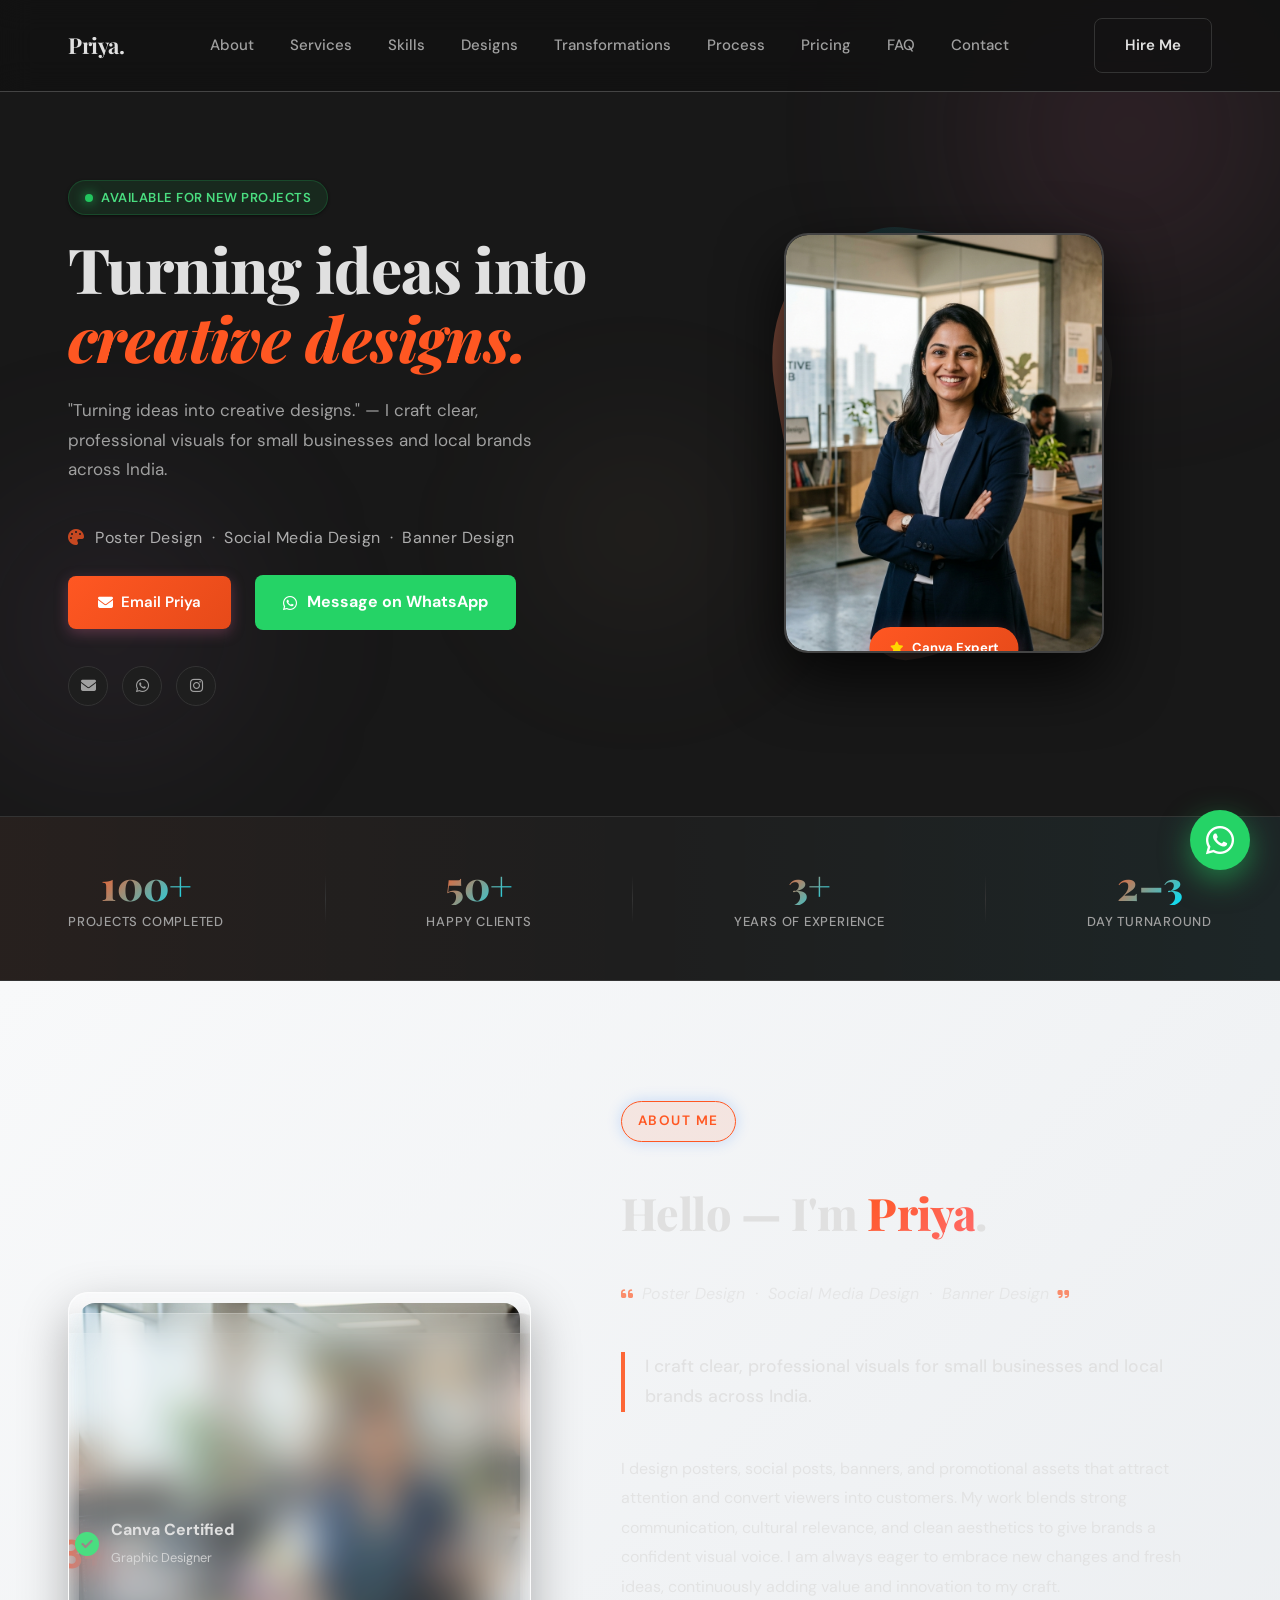
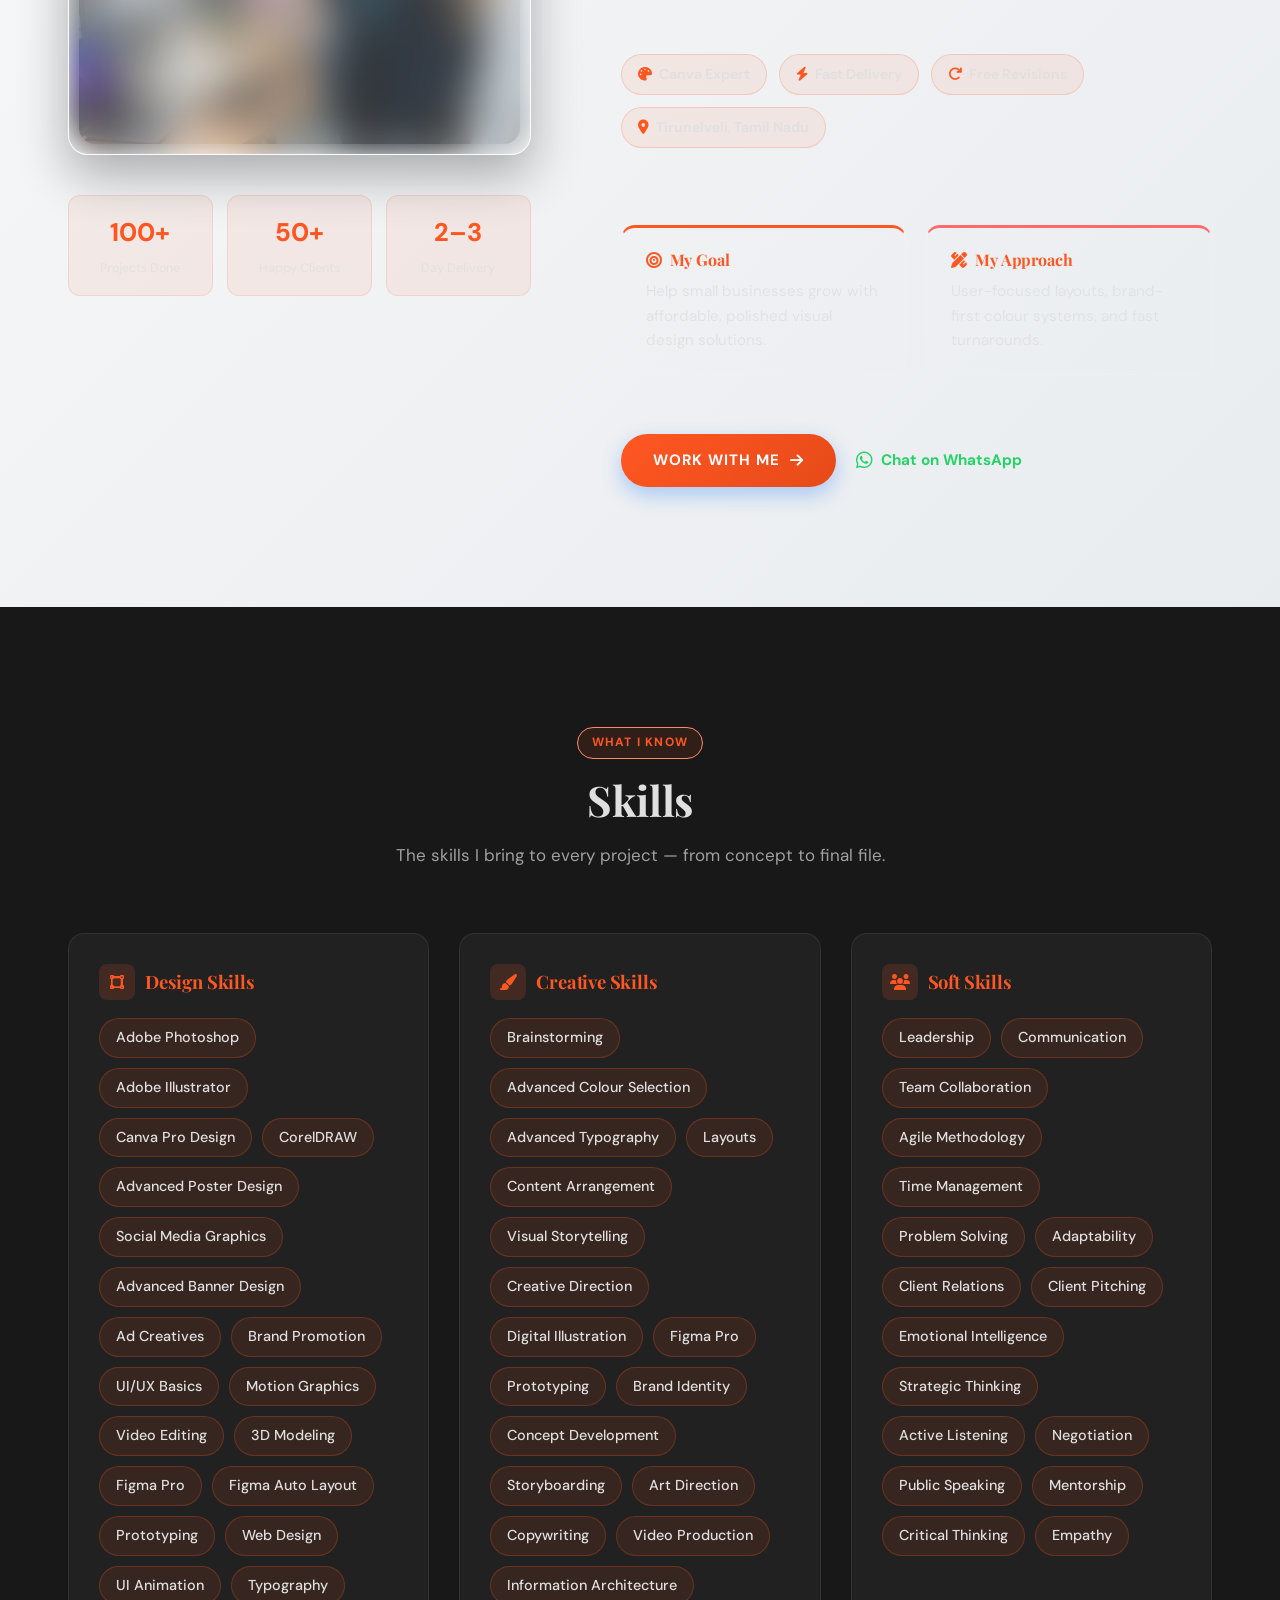
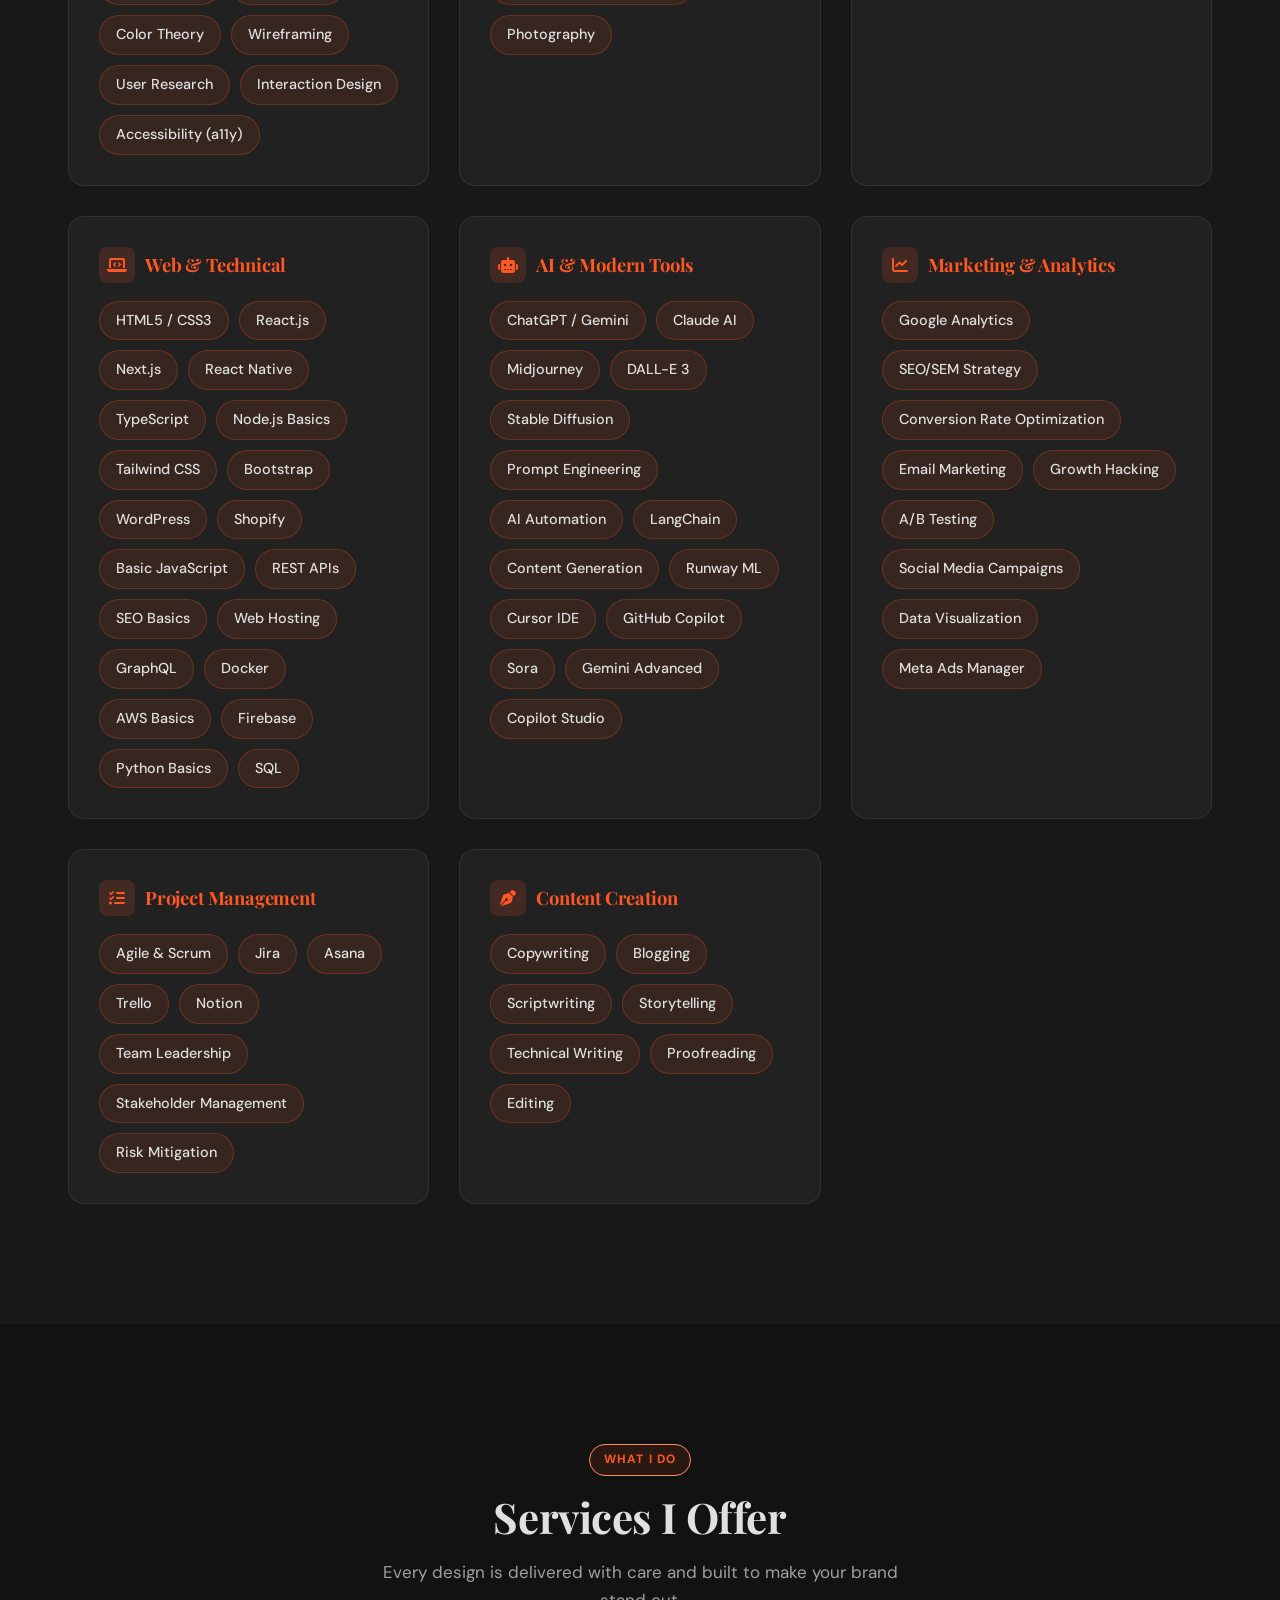
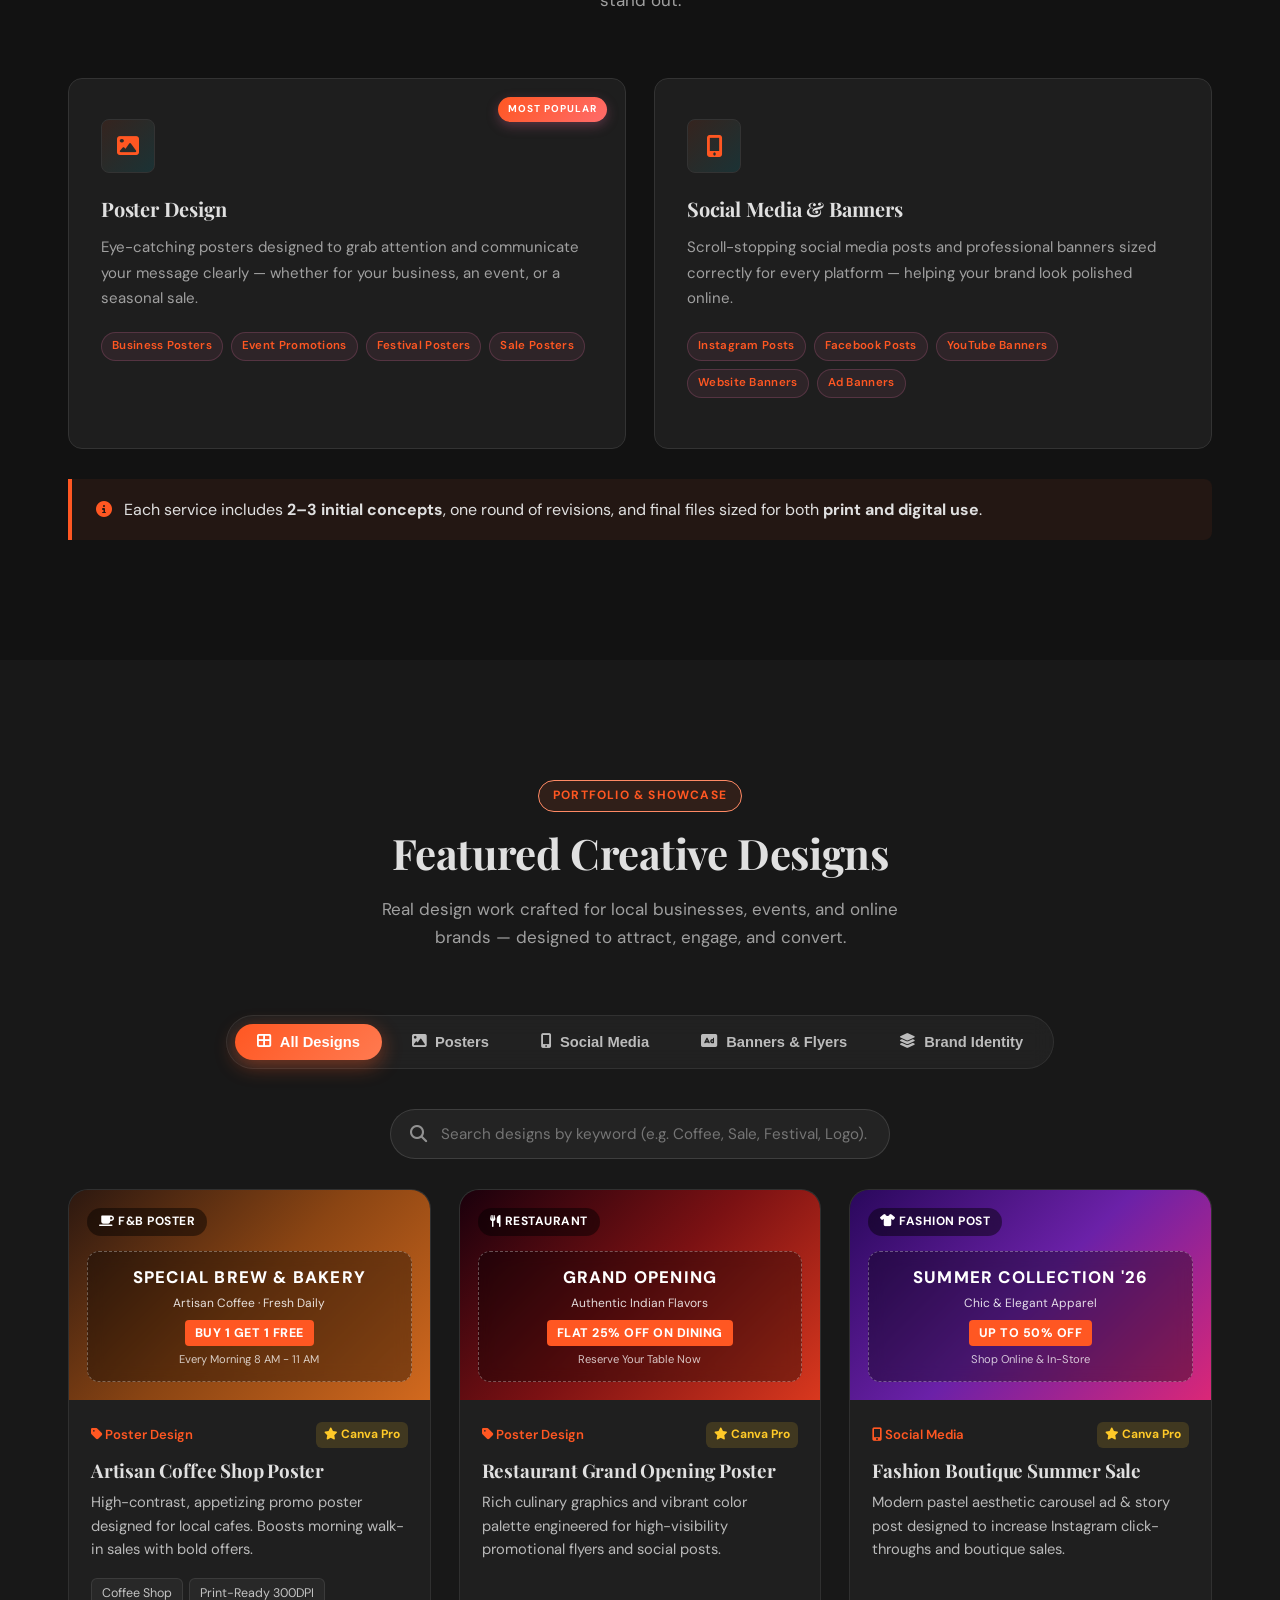
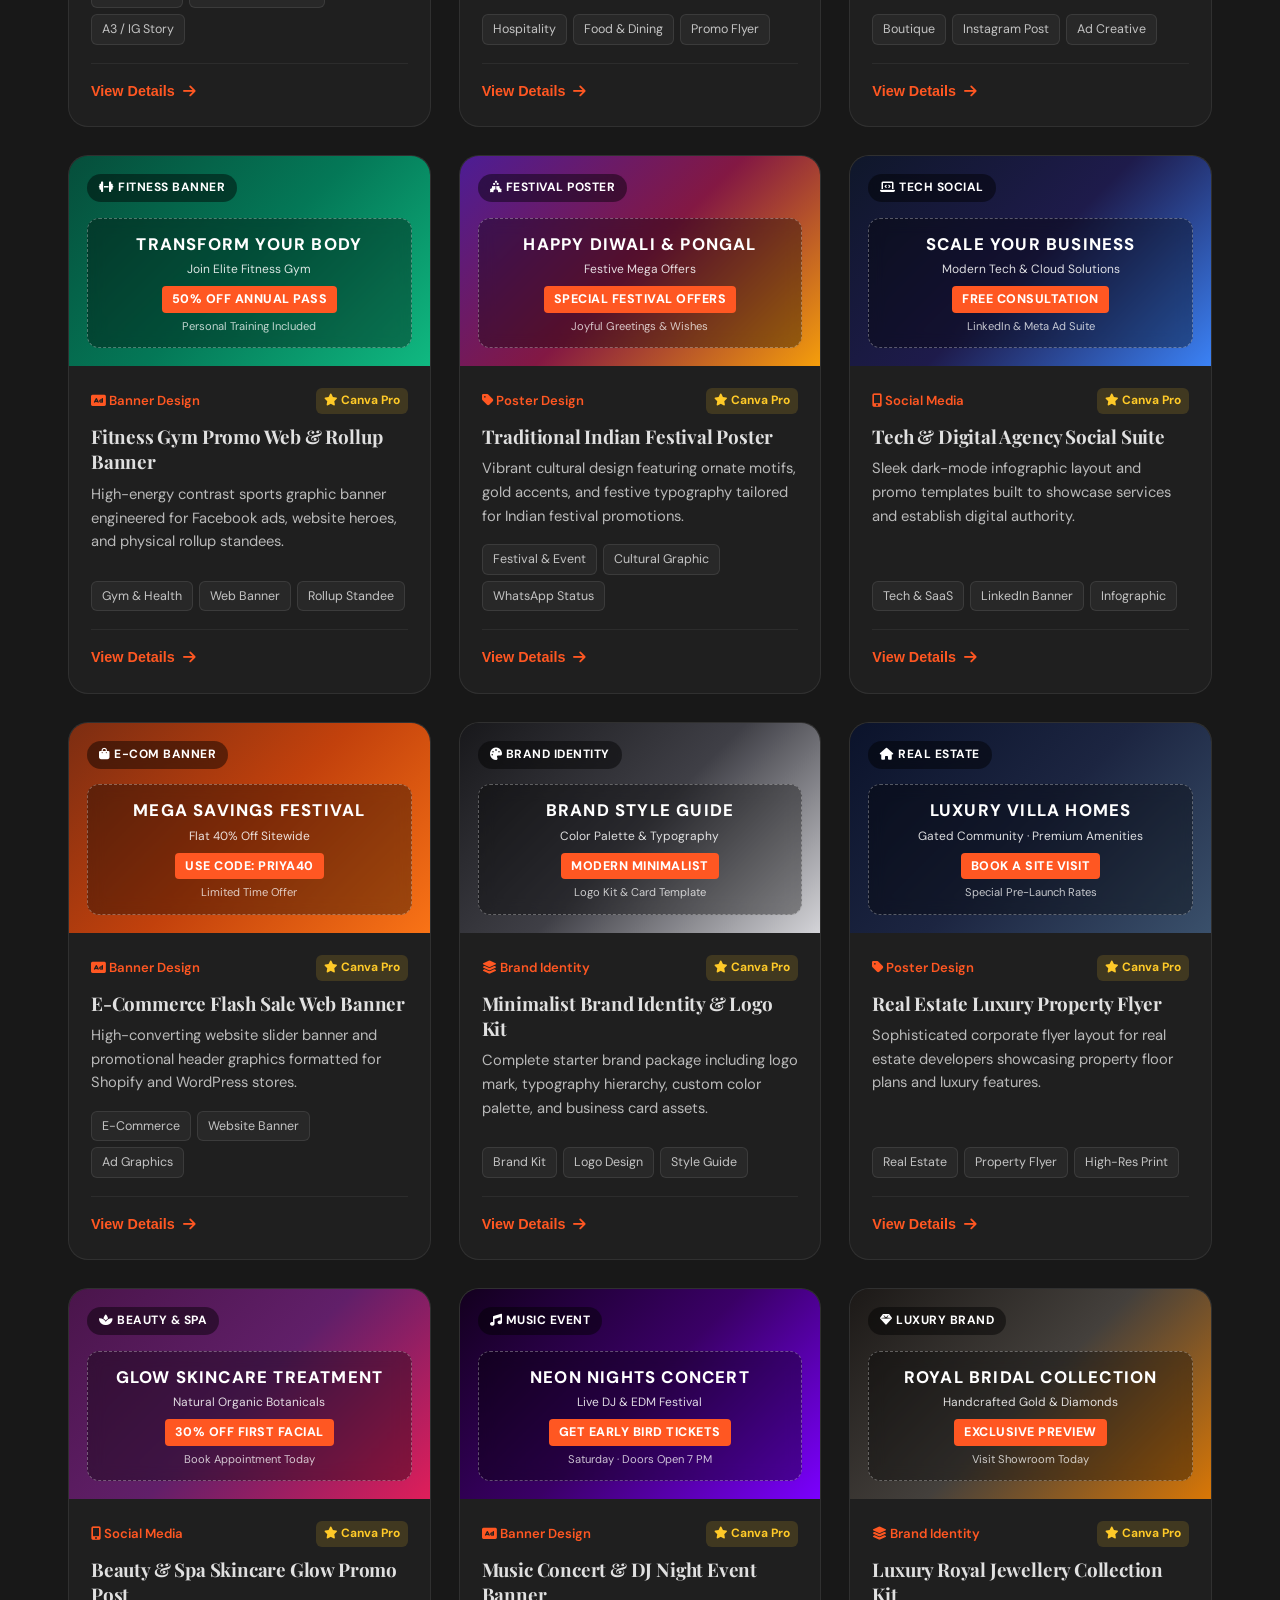
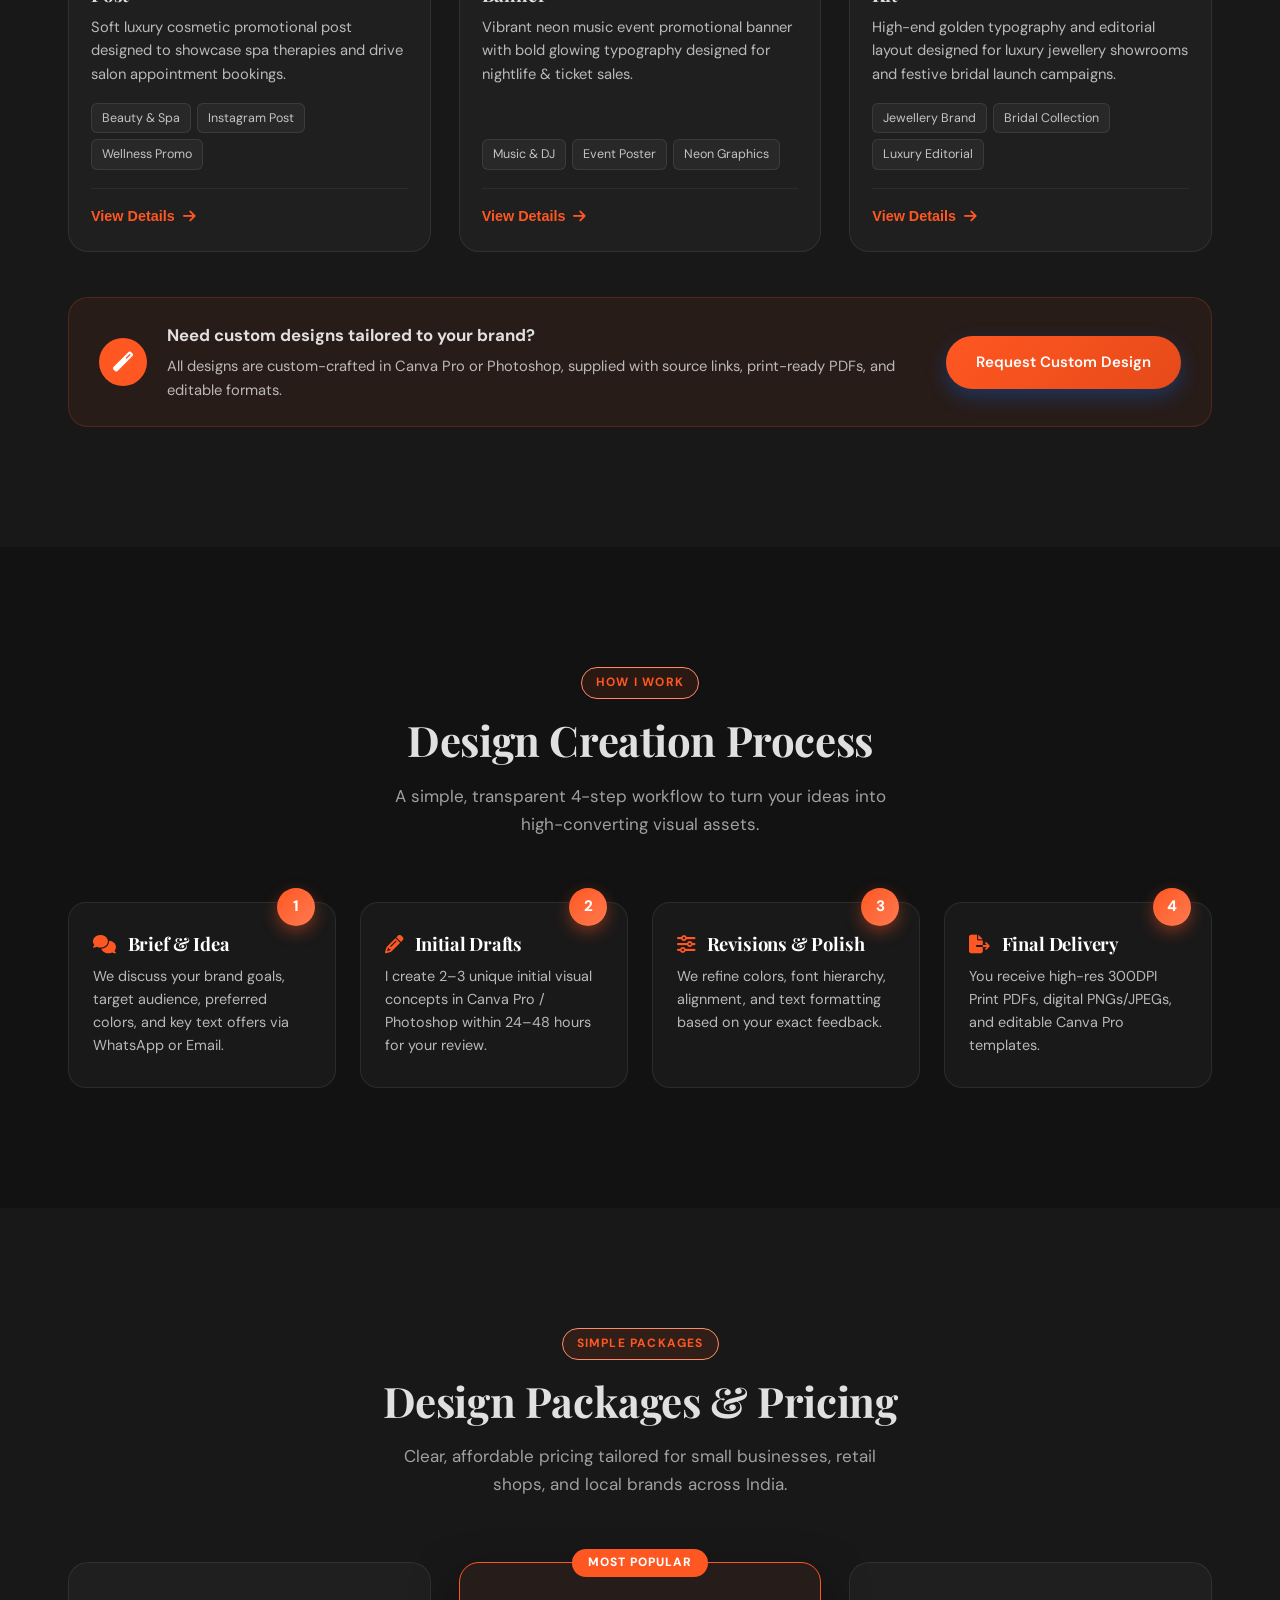
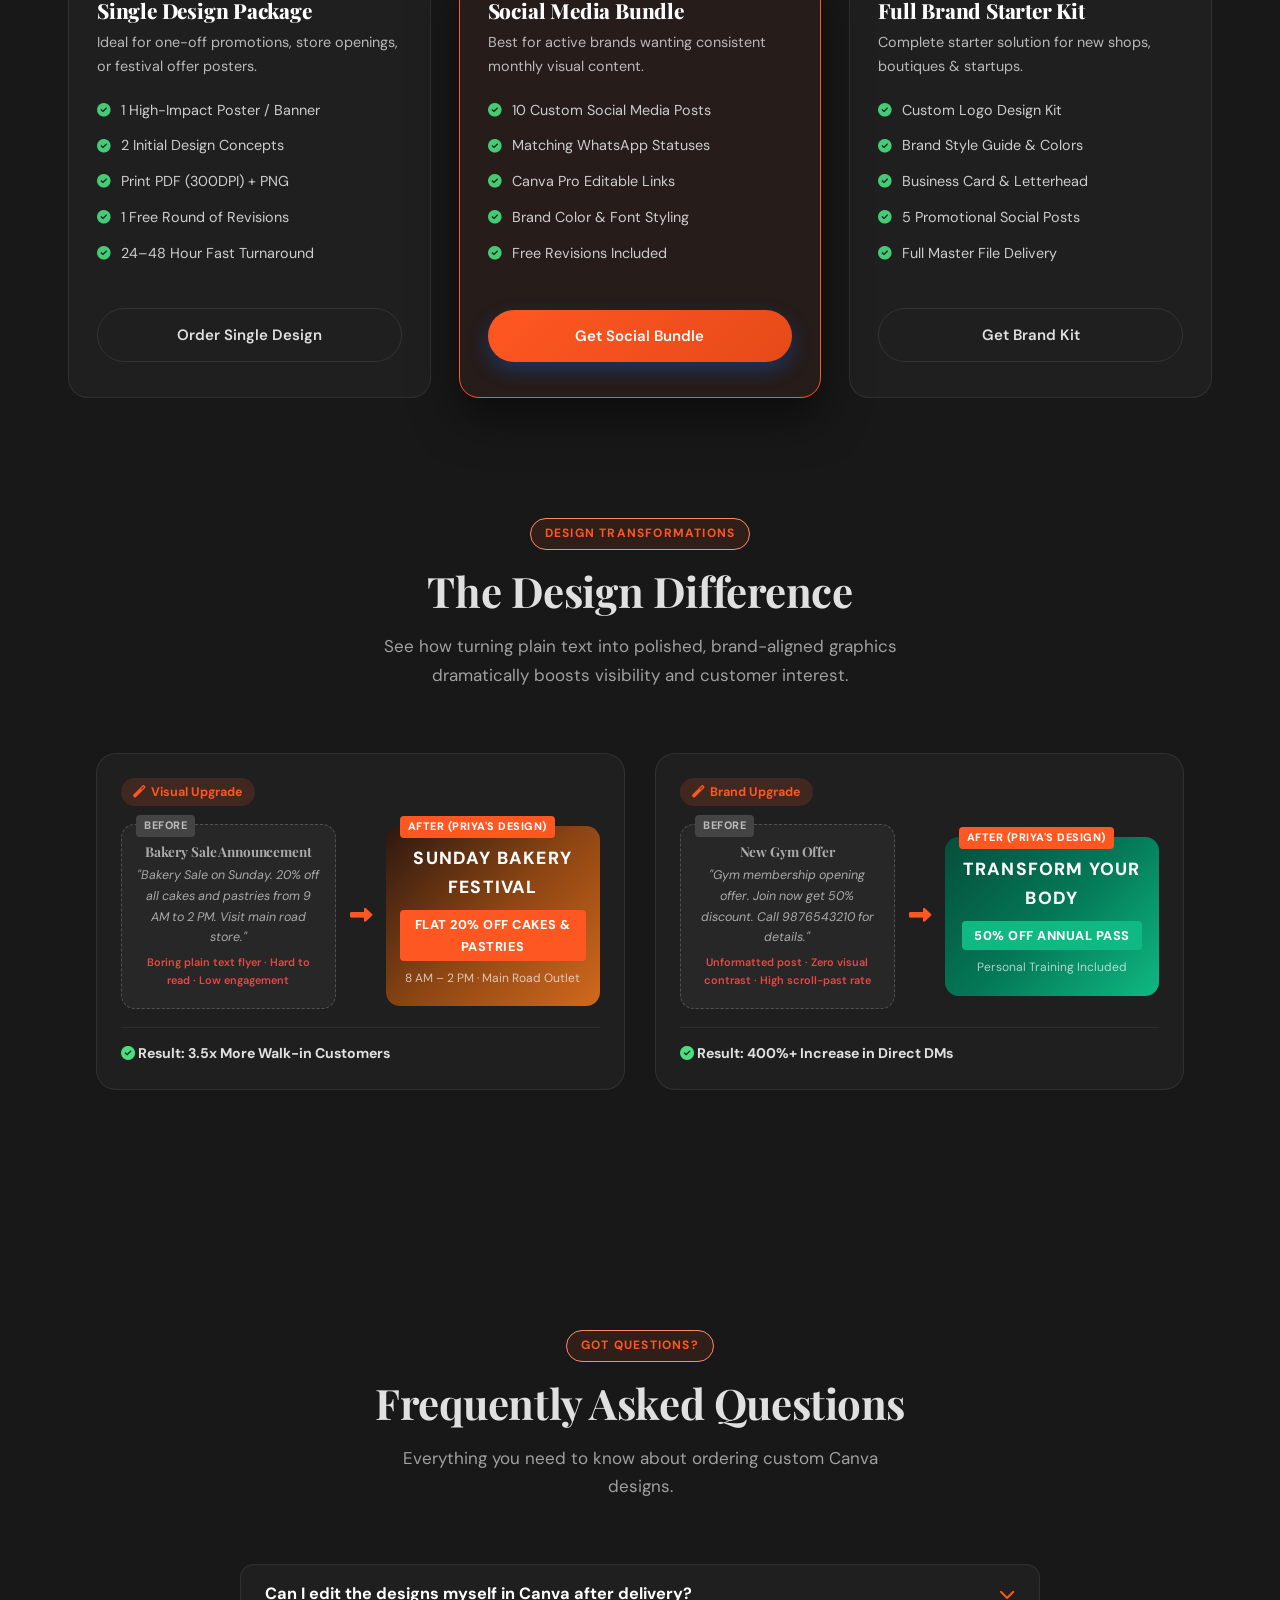
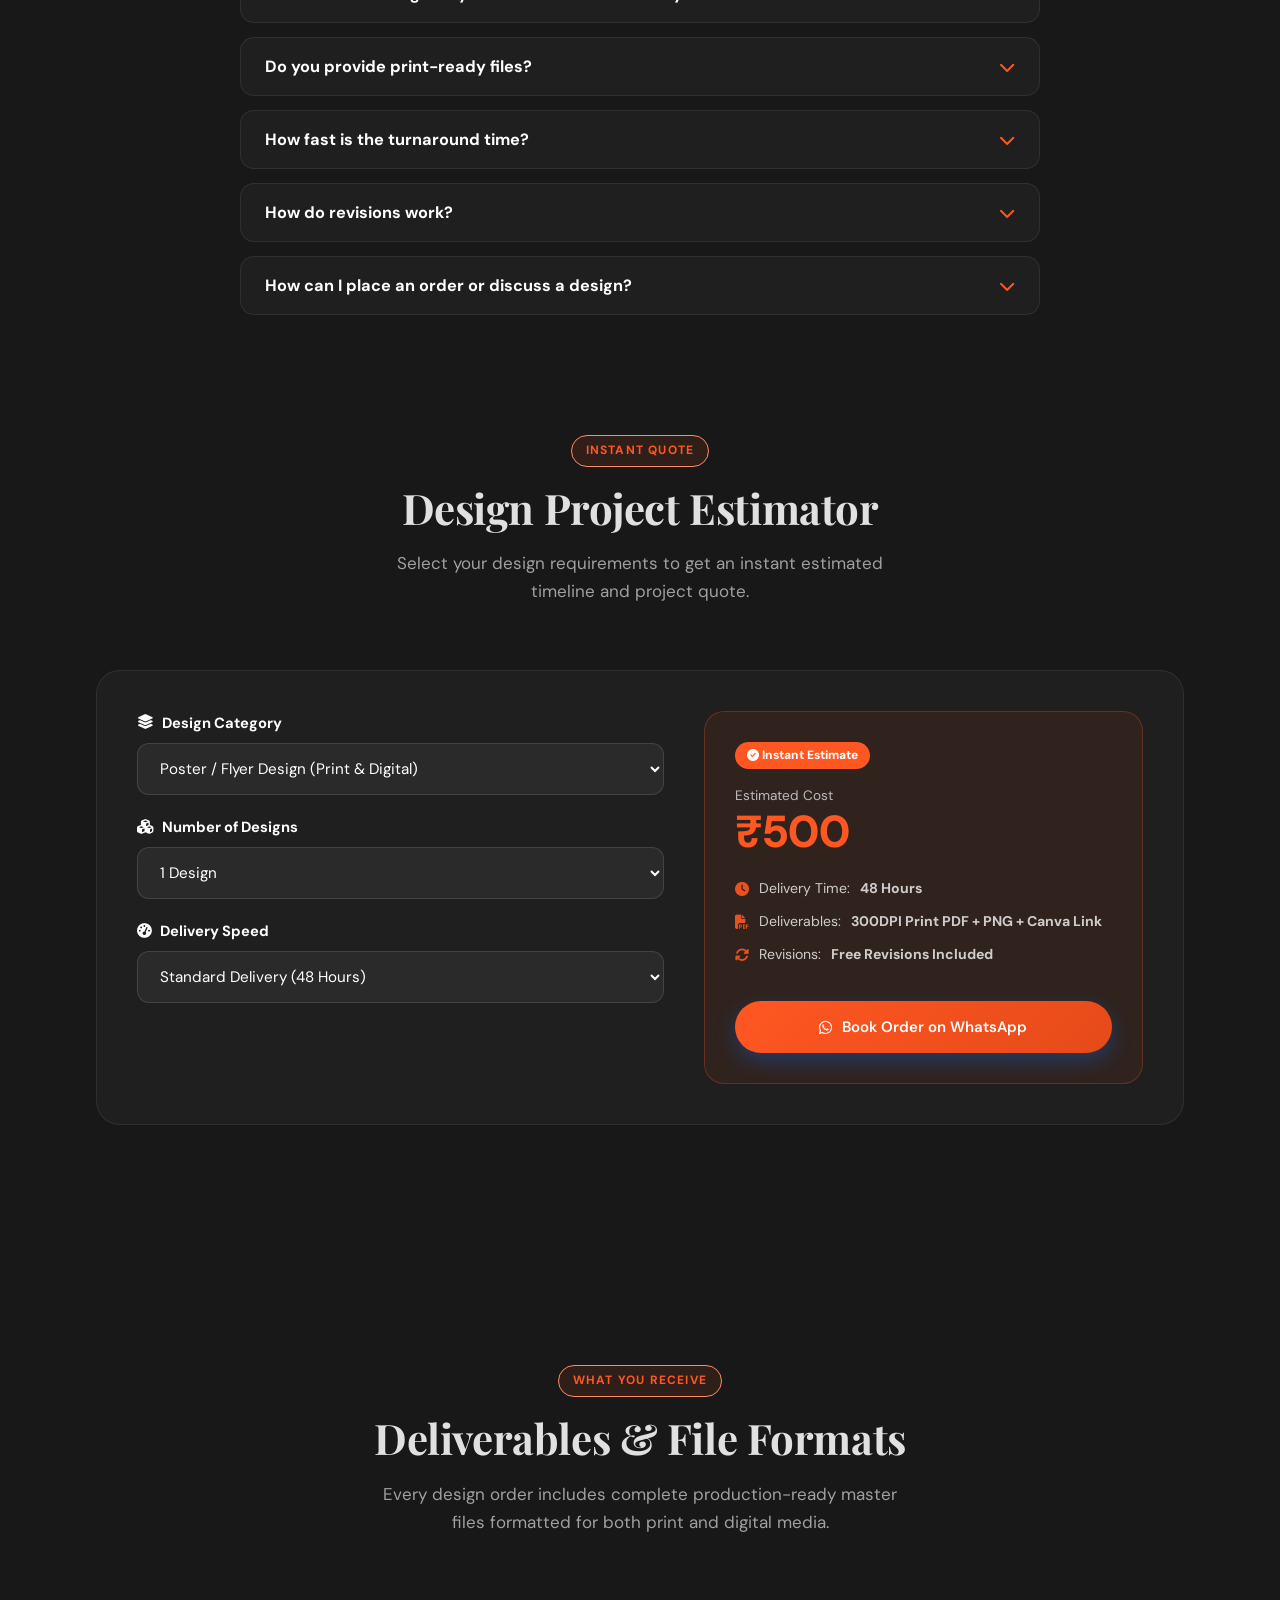
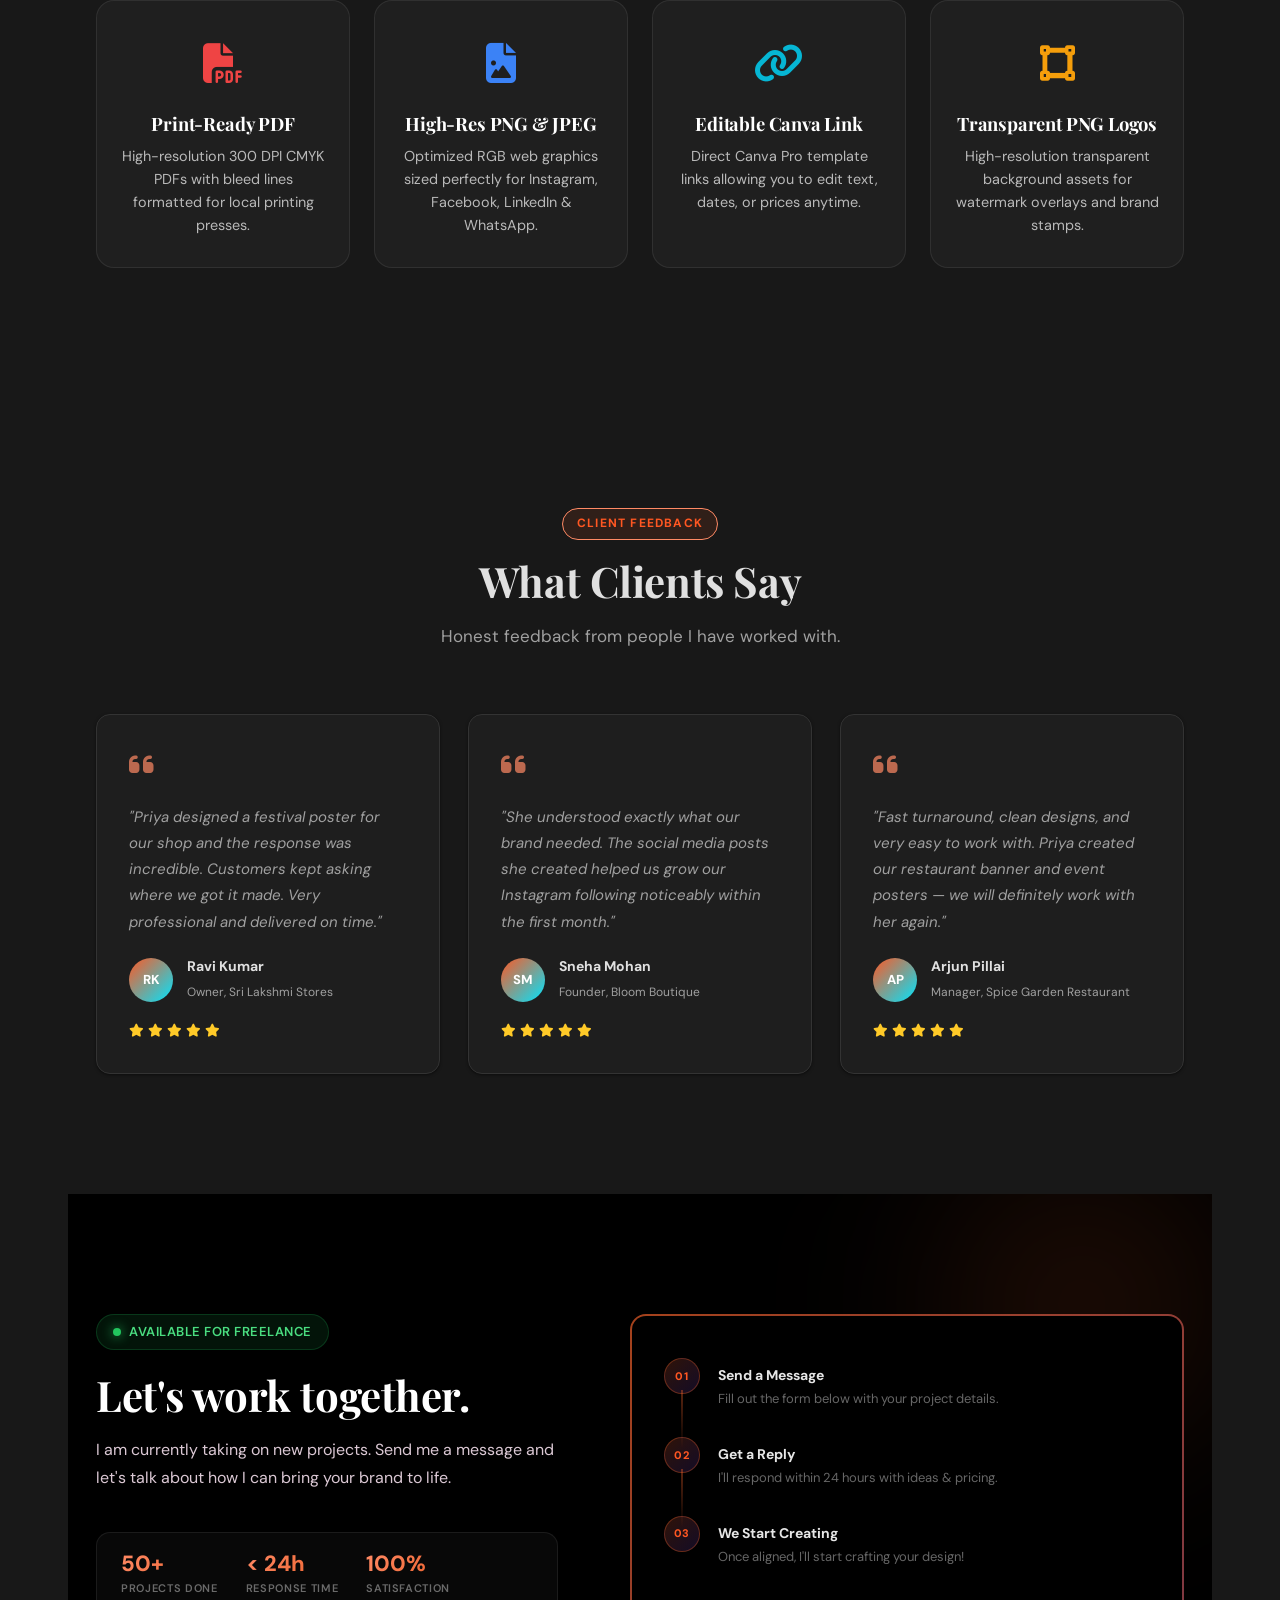
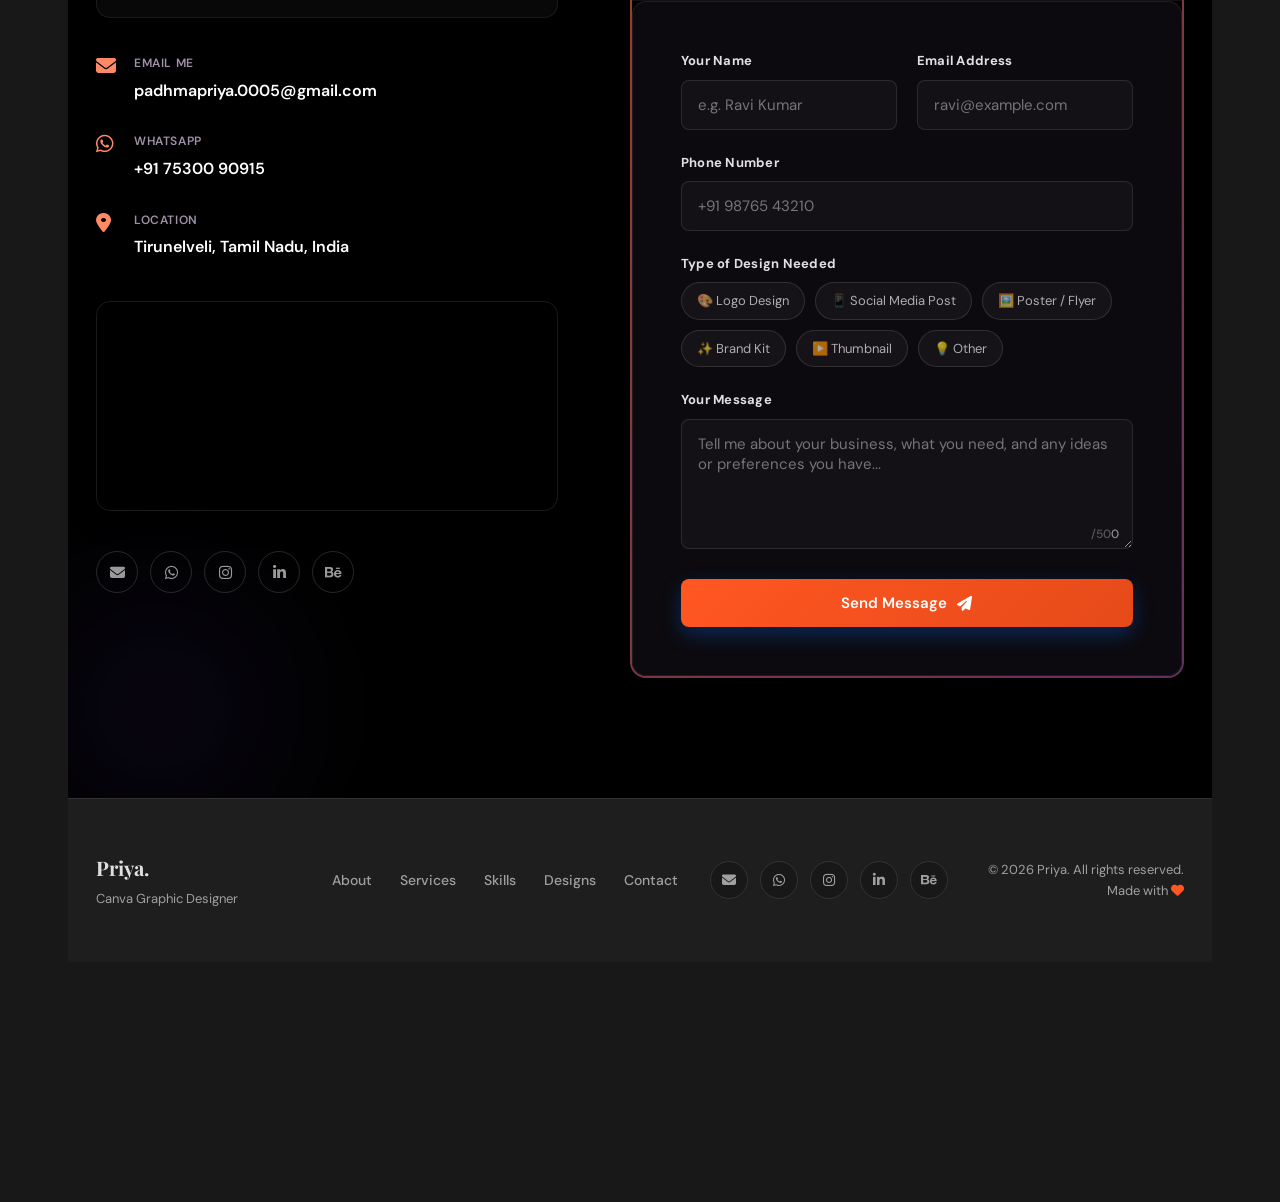
<file: index.html>
<!DOCTYPE html>
<html lang="en">
<head>
    <meta charset="UTF-8">
    <meta name="viewport" content="width=device-width, initial-scale=1.0">
    <title>Priya | Canva Graphic Designer</title>
    <meta name="description" content="Priya — Canva Graphic Designer based in Tirunelveli, Tamil Nadu. Specialising in Poster Design, Social Media Design, and Banner Design for small businesses and local brands across India.">

    <!-- Modern Typography -->
    <link rel="preconnect" href="https://fonts.googleapis.com">
    <link rel="preconnect" href="https://fonts.gstatic.com" crossorigin>
    <link href="https://fonts.googleapis.com/css2?family=Playfair+Display:wght@400;600;700;800&family=DM+Sans:wght@300;400;500;600;700&family=DM+Serif+Display&display=swap" rel="stylesheet">

    <!-- Icons -->
    <link rel="stylesheet" href="https://cdnjs.cloudflare.com/ajax/libs/font-awesome/6.4.0/css/all.min.css">

    <link rel="stylesheet" href="css/style.css">

    <style>
        /* ── Priya Brand Overrides ── */
        :root {
            --primary-color: #ff5722;
            --primary-rgb: 255, 87, 34;
            --accent: #ff5722;
        }

        /* Whatsapp CTA button */
        .btn-whatsapp {
            display: inline-flex;
            align-items: center;
            gap: 10px;
            padding: 14px 28px;
            background: #25D366;
            color: #fff;
            border-radius: 8px;
            font-weight: 700;
            font-size: 1rem;
            text-decoration: none;
            transition: background 0.3s ease, transform 0.2s ease;
        }
        .btn-whatsapp:hover {
            background: #1eb859;
            transform: translateY(-2px);
        }

        /* Services Note */
        .services-note {
            margin-top: 30px;
            padding: 18px 24px;
            background: rgba(var(--primary-rgb), 0.07);
            border-left: 4px solid var(--primary-color);
            border-radius: 0 8px 8px 0;
            font-size: 1rem;
            line-height: 1.6;
        }

        /* Portfolio showcase cards */
        .showcase-note {
            margin-top: 30px;
            font-size: 0.95rem;
            opacity: 0.75;
            font-style: italic;
        }

        /* Skills grid layout */
        .skills-two-col {
            display: grid;
            grid-template-columns: repeat(auto-fit, minmax(300px, 1fr));
            gap: 30px;
            margin-top: 20px;
        }
        @media (max-width: 700px) {
            .skills-two-col { grid-template-columns: 1fr; }
        }
        .skill-group-card {
            background: rgba(255,255,255,0.04);
            border: 1px solid rgba(255,255,255,0.08);
            border-radius: 16px;
            padding: 30px;
            transition: transform 0.3s ease, box-shadow 0.3s ease;
        }
        .skill-group-card:hover {
            transform: translateY(-6px) scale(1.02);
            box-shadow: 0 16px 40px rgba(var(--primary-rgb), 0.25);
            border-color: rgba(var(--primary-rgb), 0.5);
            background: rgba(var(--primary-rgb), 0.05);
        }
        .skill-group-card h3 {
            font-size: 1.15rem;
            font-weight: 700;
            margin-bottom: 18px;
            color: var(--primary-color);
            display: flex;
            align-items: center;
            gap: 10px;
        }
        .skill-group-card h3 i {
            width: 36px;
            height: 36px;
            background: rgba(var(--primary-rgb), 0.15);
            border-radius: 8px;
            display: flex;
            align-items: center;
            justify-content: center;
            font-size: 1rem;
        }
        .skill-pill-list {
            display: flex;
            flex-wrap: wrap;
            gap: 10px;
        }
        @keyframes pillFadeIn {
            0% { opacity: 0; transform: translateY(10px) scale(0.9); }
            100% { opacity: 1; transform: translateY(0) scale(1); }
        }
        .skill-pill {
            padding: 7px 16px;
            background: rgba(var(--primary-rgb), 0.1);
            border: 1px solid rgba(var(--primary-rgb), 0.25);
            border-radius: 30px;
            font-size: 0.9rem;
            font-weight: 500;
            color: var(--text-color);
            transition: all 0.3s cubic-bezier(0.25, 0.8, 0.25, 1);
            cursor: default;
            animation: pillFadeIn 0.6s cubic-bezier(0.175, 0.885, 0.32, 1.275) backwards;
        }
        /* Staggered animation delay for pills */
        .skill-pill:nth-child(1) { animation-delay: 0.05s; }
        .skill-pill:nth-child(2) { animation-delay: 0.10s; }
        .skill-pill:nth-child(3) { animation-delay: 0.15s; }
        .skill-pill:nth-child(4) { animation-delay: 0.20s; }
        .skill-pill:nth-child(5) { animation-delay: 0.25s; }
        .skill-pill:nth-child(6) { animation-delay: 0.30s; }
        .skill-pill:nth-child(7) { animation-delay: 0.35s; }
        .skill-pill:nth-child(8) { animation-delay: 0.40s; }
        .skill-pill:nth-child(9) { animation-delay: 0.45s; }
        .skill-pill:nth-child(10) { animation-delay: 0.50s; }
        .skill-pill:nth-child(11) { animation-delay: 0.55s; }
        .skill-pill:nth-child(12) { animation-delay: 0.60s; }
        .skill-pill:nth-child(n+13) { animation-delay: 0.65s; }
        .skill-pill:hover {
            background: linear-gradient(135deg, rgba(var(--primary-rgb), 0.9), rgba(var(--primary-rgb), 1));
            border-color: rgba(var(--primary-rgb), 0.5);
            transform: translateY(-5px) scale(1.06);
            box-shadow: 0 10px 25px rgba(var(--primary-rgb), 0.6), 0 0 15px rgba(var(--primary-rgb), 0.4);
            color: #fff;
            text-shadow: 0 0 8px rgba(255,255,255,0.5);
        }

        /* About goal/approach cards */
        .about-goal-grid {
            display: grid;
            grid-template-columns: 1fr 1fr;
            gap: 20px;
            margin-top: 25px;
        }
        @media (max-width: 600px) {
            .about-goal-grid { grid-template-columns: 1fr; }
        }
        .goal-card {
            background: rgba(255,255,255,0.04);
            border: 1px solid rgba(255,255,255,0.08);
            border-radius: 14px;
            padding: 22px 24px;
        }
        .goal-card h4 {
            font-size: 1rem;
            font-weight: 700;
            margin-bottom: 10px;
            color: var(--primary-color);
        }
        .goal-card p {
            font-size: 0.95rem;
            line-height: 1.6;
            opacity: 0.85;
            margin: 0;
        }

        /* ── Design Showcase & Filter Tabs ── */
        .design-filter-wrapper {
            display: flex;
            justify-content: center;
            margin-bottom: 40px;
        }
        .design-filter-tabs {
            display: inline-flex;
            flex-wrap: wrap;
            gap: 8px;
            background: rgba(255, 255, 255, 0.04);
            padding: 8px;
            border-radius: 40px;
            border: 1px solid rgba(255, 255, 255, 0.08);
            backdrop-filter: blur(10px);
        }
        .design-tab {
            padding: 10px 22px;
            background: transparent;
            border: none;
            border-radius: 30px;
            color: rgba(255, 255, 255, 0.7);
            font-size: 0.92rem;
            font-weight: 600;
            cursor: pointer;
            transition: all 0.3s ease;
            display: inline-flex;
            align-items: center;
            gap: 8px;
        }
        .design-tab:hover {
            color: #ffffff;
            background: rgba(var(--primary-rgb), 0.15);
        }
        .design-tab.active {
            background: linear-gradient(135deg, var(--primary-color), #ff7a50);
            color: #ffffff;
            box-shadow: 0 6px 20px rgba(var(--primary-rgb), 0.4);
        }

        /* ── Poster & Design Showcase Grid ── */
        .poster-showcase-grid {
            display: grid;
            grid-template-columns: repeat(auto-fit, minmax(300px, 1fr));
            gap: 28px;
        }
        .poster-card {
            background: rgba(255, 255, 255, 0.03);
            border: 1px solid rgba(255, 255, 255, 0.08);
            border-radius: 20px;
            overflow: hidden;
            transition: all 0.4s cubic-bezier(0.165, 0.84, 0.44, 1);
            display: flex;
            flex-direction: column;
            position: relative;
        }
        .poster-card:hover {
            transform: translateY(-8px);
            box-shadow: 0 20px 45px rgba(0, 0, 0, 0.45), 0 0 30px rgba(var(--primary-rgb), 0.2);
            border-color: rgba(var(--primary-rgb), 0.4);
        }
        .poster-card-header {
            position: relative;
            height: 210px;
            padding: 18px;
            overflow: hidden;
            display: flex;
            align-items: center;
            justify-content: center;
        }
        .card-visual-inner {
            width: 100%;
            height: 100%;
            display: flex;
            flex-direction: column;
            justify-content: space-between;
            position: relative;
            z-index: 1;
        }
        .visual-badge {
            align-self: flex-start;
            padding: 4px 12px;
            background: rgba(0, 0, 0, 0.45);
            backdrop-filter: blur(10px);
            border-radius: 20px;
            font-size: 0.75rem;
            font-weight: 700;
            color: #ffffff;
            letter-spacing: 0.5px;
            text-transform: uppercase;
        }
        .visual-canvas-mockup {
            text-align: center;
            background: rgba(0, 0, 0, 0.35);
            backdrop-filter: blur(8px);
            border: 1px dashed rgba(255, 255, 255, 0.3);
            padding: 12px 16px;
            border-radius: 12px;
        }
        .mockup-header {
            font-size: 1.05rem;
            font-weight: 800;
            color: #ffffff;
            letter-spacing: 1.2px;
        }
        .mockup-tagline {
            font-size: 0.75rem;
            opacity: 0.85;
            margin-top: 2px;
            color: #ffffff;
        }
        .mockup-promo {
            display: inline-block;
            margin-top: 6px;
            padding: 3px 10px;
            background: var(--primary-color);
            color: #ffffff;
            font-size: 0.78rem;
            font-weight: 800;
            border-radius: 4px;
            letter-spacing: 0.5px;
        }
        .mockup-sub {
            font-size: 0.7rem;
            opacity: 0.75;
            margin-top: 4px;
            color: #ffffff;
        }
        .card-overlay {
            position: absolute;
            top: 0; left: 0; right: 0; bottom: 0;
            background: rgba(0, 0, 0, 0.65);
            backdrop-filter: blur(4px);
            display: flex;
            align-items: center;
            justify-content: center;
            opacity: 0;
            transition: opacity 0.3s ease;
            z-index: 2;
        }
        .poster-card:hover .card-overlay {
            opacity: 1;
        }
        .btn-quick-view {
            padding: 10px 22px;
            background: #ffffff;
            color: #111111;
            border: none;
            border-radius: 30px;
            font-weight: 700;
            font-size: 0.88rem;
            cursor: pointer;
            transition: transform 0.2s ease, background 0.2s ease, color 0.2s ease;
            box-shadow: 0 10px 25px rgba(0,0,0,0.3);
            display: inline-flex;
            align-items: center;
            gap: 8px;
        }
        .btn-quick-view:hover {
            transform: scale(1.06);
            background: var(--primary-color);
            color: #ffffff;
        }
        .poster-card-body {
            padding: 22px;
            display: flex;
            flex-direction: column;
            flex-grow: 1;
        }
        .card-meta {
            display: flex;
            align-items: center;
            justify-content: space-between;
            margin-bottom: 10px;
            font-size: 0.82rem;
        }
        .card-category {
            color: var(--primary-color);
            font-weight: 600;
        }
        .card-pro-tag {
            background: rgba(255, 202, 40, 0.15);
            color: #ffca28;
            padding: 3px 8px;
            border-radius: 6px;
            font-weight: 700;
            font-size: 0.75rem;
        }
        .poster-card-body h3 {
            font-size: 1.18rem;
            font-weight: 700;
            margin-bottom: 8px;
            line-height: 1.35;
        }
        .poster-card-body p {
            font-size: 0.92rem;
            line-height: 1.6;
            opacity: 0.8;
            margin-bottom: 16px;
            flex-grow: 1;
        }
        .card-tags {
            display: flex;
            flex-wrap: wrap;
            gap: 6px;
            margin-bottom: 18px;
        }
        .card-tags span {
            padding: 4px 10px;
            background: rgba(255, 255, 255, 0.05);
            border: 1px solid rgba(255, 255, 255, 0.1);
            border-radius: 6px;
            font-size: 0.78rem;
            opacity: 0.85;
        }
        .card-footer-action {
            border-top: 1px solid rgba(255, 255, 255, 0.06);
            padding-top: 14px;
        }
        .btn-card-details {
            background: none;
            border: none;
            color: var(--primary-color);
            font-weight: 700;
            font-size: 0.9rem;
            cursor: pointer;
            display: inline-flex;
            align-items: center;
            gap: 8px;
            transition: gap 0.2s ease;
            padding: 0;
        }
        .btn-card-details:hover {
            gap: 12px;
        }

        /* ── Showcase Note Banner ── */
        .showcase-note-box {
            margin-top: 45px;
            background: rgba(var(--primary-rgb), 0.07);
            border: 1px solid rgba(var(--primary-rgb), 0.2);
            border-radius: 20px;
            padding: 24px 30px;
            display: flex;
            align-items: center;
            gap: 20px;
            flex-wrap: wrap;
        }
        .showcase-note-icon {
            width: 48px;
            height: 48px;
            background: var(--primary-color);
            border-radius: 50%;
            display: flex;
            align-items: center;
            justify-content: center;
            color: #ffffff;
            font-size: 1.25rem;
            flex-shrink: 0;
        }
        .showcase-note-text {
            flex: 1;
            min-width: 250px;
        }
        .showcase-note-text strong {
            font-size: 1.05rem;
            display: block;
            margin-bottom: 4px;
        }
        .showcase-note-text p {
            font-size: 0.92rem;
            margin: 0;
            opacity: 0.8;
        }

        /* ── Design Search Bar ── */
        .design-search-wrapper {
            max-width: 500px;
            margin: 0 auto 30px auto;
            position: relative;
        }
        .design-search-input {
            width: 100%;
            padding: 14px 22px 14px 50px;
            background: rgba(255, 255, 255, 0.05);
            border: 1px solid rgba(255, 255, 255, 0.12);
            border-radius: 30px;
            color: #ffffff;
            font-size: 0.95rem;
            font-family: inherit;
            outline: none;
            transition: all 0.3s ease;
        }
        .design-search-input:focus {
            border-color: var(--primary-color);
            background: rgba(255, 255, 255, 0.08);
            box-shadow: 0 0 20px rgba(var(--primary-rgb), 0.25);
        }
        .design-search-icon {
            position: absolute;
            left: 20px;
            top: 50%;
            transform: translateY(-50%);
            color: rgba(255, 255, 255, 0.5);
            font-size: 1.05rem;
            pointer-events: none;
        }

        /* ── Design Workflow Process Steps ── */
        .process-steps-grid {
            display: grid;
            grid-template-columns: repeat(auto-fit, minmax(230px, 1fr));
            gap: 24px;
            margin-top: 40px;
        }
        .process-step-card {
            background: rgba(255, 255, 255, 0.03);
            border: 1px solid rgba(255, 255, 255, 0.08);
            border-radius: 18px;
            padding: 30px 24px;
            position: relative;
            transition: transform 0.3s ease, border-color 0.3s ease;
        }
        .process-step-card:hover {
            transform: translateY(-6px);
            border-color: rgba(var(--primary-rgb), 0.3);
        }
        .step-num {
            position: absolute;
            top: -15px;
            right: 20px;
            width: 38px;
            height: 38px;
            background: linear-gradient(135deg, var(--primary-color), #ff7a50);
            color: #ffffff;
            border-radius: 50%;
            display: flex;
            align-items: center;
            justify-content: center;
            font-weight: 800;
            font-size: 0.95rem;
            box-shadow: 0 6px 16px rgba(var(--primary-rgb), 0.4);
        }
        .process-step-card h3 {
            font-size: 1.15rem;
            font-weight: 700;
            margin-bottom: 10px;
            color: #ffffff;
        }
        .process-step-card p {
            font-size: 0.9rem;
            line-height: 1.6;
            opacity: 0.8;
            margin: 0;
        }

        /* ── Pricing & Packages Cards ── */
        .pricing-grid {
            display: grid;
            grid-template-columns: repeat(auto-fit, minmax(280px, 1fr));
            gap: 28px;
            margin-top: 40px;
        }
        .pricing-card {
            background: rgba(255, 255, 255, 0.03);
            border: 1px solid rgba(255, 255, 255, 0.08);
            border-radius: 20px;
            padding: 35px 28px;
            display: flex;
            flex-direction: column;
            position: relative;
            transition: all 0.3s ease;
        }
        .pricing-card.popular {
            border-color: var(--primary-color);
            background: rgba(var(--primary-rgb), 0.06);
            box-shadow: 0 20px 45px rgba(0, 0, 0, 0.5);
        }
        .pricing-popular-badge {
            position: absolute;
            top: -14px;
            left: 50%;
            transform: translateX(-50%);
            background: var(--primary-color);
            color: #ffffff;
            padding: 4px 16px;
            border-radius: 20px;
            font-size: 0.75rem;
            font-weight: 800;
            letter-spacing: 1px;
            text-transform: uppercase;
        }
        .pricing-card h3 {
            font-size: 1.3rem;
            font-weight: 800;
            margin-bottom: 8px;
            color: #ffffff;
        }
        .pricing-card p {
            font-size: 0.9rem;
            opacity: 0.8;
            margin-bottom: 20px;
        }
        .pricing-list {
            list-style: none;
            padding: 0;
            margin: 0 0 30px 0;
            flex-grow: 1;
        }
        .pricing-list li {
            font-size: 0.9rem;
            margin-bottom: 12px;
            display: flex;
            align-items: center;
            gap: 10px;
            opacity: 0.9;
        }
        .pricing-list li i {
            color: #4ade80;
            font-size: 0.85rem;
        }

        /* ── Floating WhatsApp Button ── */
        .floating-whatsapp {
            position: fixed;
            bottom: 30px;
            right: 30px;
            width: 60px;
            height: 60px;
            background: #25D366;
            color: #ffffff;
            border-radius: 50%;
            display: flex;
            align-items: center;
            justify-content: center;
            font-size: 2rem;
            box-shadow: 0 10px 30px rgba(37, 211, 102, 0.5);
            z-index: 9999;
            transition: transform 0.3s ease, box-shadow 0.3s ease;
            animation: pulseGlow 2.5s infinite;
        }
        .floating-whatsapp:hover {
            transform: scale(1.1);
            box-shadow: 0 15px 40px rgba(37, 211, 102, 0.7);
            color: #ffffff;
        }
        .floating-tooltip {
            position: absolute;
            right: 70px;
            background: #181818;
            color: #ffffff;
            padding: 6px 14px;
            border-radius: 20px;
            font-size: 0.82rem;
            font-weight: 700;
            white-space: nowrap;
            opacity: 0;
            pointer-events: none;
            transition: opacity 0.3s ease;
            box-shadow: 0 5px 15px rgba(0,0,0,0.4);
            border: 1px solid rgba(255,255,255,0.1);
        }
        .floating-whatsapp:hover .floating-tooltip {
            opacity: 1;
        }
        @keyframes pulseGlow {
            0%, 100% { box-shadow: 0 0 0 0 rgba(37, 211, 102, 0.6); }
            50% { box-shadow: 0 0 0 16px rgba(37, 211, 102, 0); }
        }

        /* ── Design Transformation Cards ── */
        .transformation-cards-grid {
            display: grid;
            grid-template-columns: repeat(auto-fit, minmax(320px, 1fr));
            gap: 30px;
            margin-top: 40px;
        }
        .transformation-card {
            background: rgba(255, 255, 255, 0.03);
            border: 1px solid rgba(255, 255, 255, 0.08);
            border-radius: 20px;
            padding: 24px;
            position: relative;
        }
        .transformation-badge {
            display: inline-flex;
            align-items: center;
            gap: 6px;
            padding: 4px 12px;
            background: rgba(var(--primary-rgb), 0.15);
            color: var(--primary-color);
            border-radius: 20px;
            font-size: 0.78rem;
            font-weight: 700;
            margin-bottom: 18px;
        }
        .transformation-cols {
            display: grid;
            grid-template-columns: 1fr auto 1fr;
            gap: 14px;
            align-items: center;
        }
        @media (max-width: 600px) {
            .transformation-cols {
                grid-template-columns: 1fr;
            }
        }
        .transform-box {
            padding: 18px 14px;
            border-radius: 14px;
            position: relative;
            text-align: center;
            min-height: 140px;
            display: flex;
            flex-direction: column;
            justify-content: center;
        }
        .before-box {
            background: rgba(255, 255, 255, 0.04);
            border: 1px dashed rgba(255, 255, 255, 0.2);
        }
        .box-label {
            position: absolute;
            top: -10px;
            left: 14px;
            padding: 2px 8px;
            border-radius: 4px;
            font-size: 0.68rem;
            font-weight: 800;
            letter-spacing: 0.5px;
        }
        .label-before {
            background: #444;
            color: #bbb;
        }
        .label-after {
            background: var(--primary-color);
            color: #ffffff;
        }
        .before-content h4 {
            font-size: 0.85rem;
            margin-bottom: 6px;
            color: #aaa;
        }
        .before-content p {
            font-size: 0.78rem;
            opacity: 0.7;
            margin-bottom: 6px;
            font-style: italic;
        }
        .before-sub {
            font-size: 0.68rem;
            color: #ef4444;
            font-weight: 600;
        }
        .transform-arrow {
            color: var(--primary-color);
            font-size: 1.4rem;
            text-align: center;
        }
        .transformation-footer {
            margin-top: 18px;
            padding-top: 14px;
            border-top: 1px solid rgba(255, 255, 255, 0.06);
            font-size: 0.88rem;
            font-weight: 700;
        }

        /* ── FAQ Accordion ── */
        .faq-accordion-wrapper {
            max-width: 800px;
            margin: 40px auto 0 auto;
            display: flex;
            flex-direction: column;
            gap: 14px;
        }
        .faq-item {
            background: rgba(255, 255, 255, 0.03);
            border: 1px solid rgba(255, 255, 255, 0.08);
            border-radius: 14px;
            overflow: hidden;
            transition: border-color 0.3s ease;
        }
        .faq-item.open {
            border-color: var(--primary-color);
            background: rgba(var(--primary-rgb), 0.04);
        }
        .faq-question {
            width: 100%;
            padding: 18px 24px;
            background: transparent;
            border: none;
            color: #ffffff;
            font-size: 1.02rem;
            font-weight: 700;
            font-family: inherit;
            text-align: left;
            cursor: pointer;
            display: flex;
            align-items: center;
            justify-content: space-between;
            gap: 16px;
        }
        .faq-icon {
            color: var(--primary-color);
            transition: transform 0.3s ease;
        }
        .faq-item.open .faq-icon {
            transform: rotate(180deg);
        }
        .faq-answer {
            max-height: 0;
            overflow: hidden;
            transition: max-height 0.35s cubic-bezier(0, 1, 0, 1), padding 0.3s ease;
            padding: 0 24px;
        }
        .faq-item.open .faq-answer {
            max-height: 300px;
            padding: 0 24px 20px 24px;
        }
        .faq-answer p {
            font-size: 0.94rem;
            line-height: 1.65;
            opacity: 0.85;
            margin: 0;
        }

        /* ── Calculator Estimator ── */
        .calculator-wrapper {
            display: grid;
            grid-template-columns: 1.2fr 1fr;
            gap: 40px;
            margin-top: 40px;
            background: rgba(255, 255, 255, 0.03);
            border: 1px solid rgba(255, 255, 255, 0.08);
            border-radius: 24px;
            padding: 40px;
        }
        @media (max-width: 768px) {
            .calculator-wrapper {
                grid-template-columns: 1fr;
                padding: 24px;
            }
        }
        .calculator-form {
            display: flex;
            flex-direction: column;
            gap: 20px;
        }
        .calc-group {
            display: flex;
            flex-direction: column;
            gap: 8px;
        }
        .calc-group label {
            font-size: 0.92rem;
            font-weight: 700;
            color: #ffffff;
            display: flex;
            align-items: center;
            gap: 8px;
        }
        .calc-select {
            padding: 14px 18px;
            background: rgba(255, 255, 255, 0.05);
            border: 1px solid rgba(255, 255, 255, 0.12);
            border-radius: 12px;
            color: #ffffff;
            font-size: 0.95rem;
            font-family: inherit;
            outline: none;
            cursor: pointer;
            transition: border-color 0.3s ease;
        }
        .calc-select:focus {
            border-color: var(--primary-color);
        }
        .calc-select option {
            background: #181818;
            color: #ffffff;
        }
        .calculator-summary {
            background: rgba(var(--primary-rgb), 0.08);
            border: 1px solid rgba(var(--primary-rgb), 0.25);
            border-radius: 20px;
            padding: 30px;
            display: flex;
            flex-direction: column;
            justify-content: space-between;
        }
        .calc-summary-badge {
            align-self: flex-start;
            padding: 4px 12px;
            background: var(--primary-color);
            color: #ffffff;
            border-radius: 20px;
            font-size: 0.75rem;
            font-weight: 800;
            margin-bottom: 16px;
        }
        .calc-price-display {
            margin-bottom: 20px;
        }
        .calc-price-label {
            font-size: 0.85rem;
            opacity: 0.8;
            display: block;
        }
        .calc-price-value {
            font-size: 2.8rem;
            font-weight: 800;
            color: var(--primary-color);
            line-height: 1.1;
        }
        .calc-summary-list {
            list-style: none;
            padding: 0;
            margin: 0 0 24px 0;
        }
        .calc-summary-list li {
            font-size: 0.88rem;
            margin-bottom: 10px;
            display: flex;
            align-items: center;
            gap: 10px;
            opacity: 0.9;
        }
        .calc-summary-list li i {
            color: var(--primary-color);
        }

        /* ── Deliverables Grid ── */
        .deliverables-grid {
            display: grid;
            grid-template-columns: repeat(auto-fit, minmax(230px, 1fr));
            gap: 24px;
            margin-top: 40px;
        }
        .deliverable-card {
            background: rgba(255, 255, 255, 0.03);
            border: 1px solid rgba(255, 255, 255, 0.08);
            border-radius: 18px;
            padding: 30px 24px;
            text-align: center;
            transition: transform 0.3s ease;
        }
        .deliverable-card:hover {
            transform: translateY(-6px);
        }
        .deliv-icon {
            font-size: 2.5rem;
            margin-bottom: 16px;
        }
        .deliverable-card h3 {
            font-size: 1.15rem;
            font-weight: 700;
            margin-bottom: 10px;
            color: #ffffff;
        }
        .deliverable-card p {
            font-size: 0.9rem;
            line-height: 1.6;
            opacity: 0.8;
            margin: 0;
        }

        /* ── Lightbox Modal Styling ── */
        .design-modal-overlay {
            position: fixed;
            top: 0; left: 0; right: 0; bottom: 0;
            background: rgba(0, 0, 0, 0.85);
            backdrop-filter: blur(12px);
            z-index: 99999;
            display: flex;
            align-items: center;
            justify-content: center;
            padding: 20px;
            opacity: 0;
            pointer-events: none;
            transition: opacity 0.3s ease;
        }
        .design-modal-overlay.active {
            opacity: 1;
            pointer-events: auto;
        }
        .design-modal-container {
            background: #181818;
            border: 1px solid rgba(255, 255, 255, 0.15);
            border-radius: 24px;
            max-width: 900px;
            width: 100%;
            max-height: 90vh;
            overflow-y: auto;
            position: relative;
            box-shadow: 0 30px 80px rgba(0, 0, 0, 0.8);
            transform: scale(0.95);
            transition: transform 0.3s ease;
        }
        .design-modal-overlay.active .design-modal-container {
            transform: scale(1);
        }
        .design-modal-close {
            position: absolute;
            top: 20px;
            right: 24px;
            background: rgba(255, 255, 255, 0.1);
            border: none;
            color: #ffffff;
            width: 40px;
            height: 40px;
            border-radius: 50%;
            font-size: 1.5rem;
            cursor: pointer;
            z-index: 10;
            display: flex;
            align-items: center;
            justify-content: center;
            transition: background 0.2s ease, transform 0.2s ease;
        }
        .design-modal-close:hover {
            background: var(--primary-color);
            transform: rotate(90deg);
        }
        .design-modal-content {
            display: grid;
            grid-template-columns: 1fr 1fr;
            gap: 0;
        }
        @media (max-width: 768px) {
            .design-modal-content {
                grid-template-columns: 1fr;
            }
        }
        .design-modal-visual {
            padding: 40px 30px;
            display: flex;
            align-items: center;
            justify-content: center;
            border-radius: 24px 0 0 24px;
            min-height: 350px;
        }
        @media (max-width: 768px) {
            .design-modal-visual {
                border-radius: 24px 24px 0 0;
            }
        }
        .modal-mockup-card {
            width: 100%;
            padding: 35px 24px;
            background: rgba(0, 0, 0, 0.4);
            backdrop-filter: blur(10px);
            border: 2px dashed rgba(255, 255, 255, 0.35);
            border-radius: 16px;
            text-align: center;
            color: #ffffff;
            box-shadow: 0 15px 35px rgba(0,0,0,0.4);
        }
        .design-modal-details {
            padding: 40px 35px;
            display: flex;
            flex-direction: column;
        }
        .design-modal-details .design-badge {
            align-self: flex-start;
            padding: 6px 14px;
            background: rgba(var(--primary-rgb), 0.15);
            color: var(--primary-color);
            border: 1px solid rgba(var(--primary-rgb), 0.3);
            border-radius: 20px;
            font-size: 0.8rem;
            font-weight: 700;
            margin-bottom: 14px;
        }
        .design-modal-details h2 {
            font-size: 1.6rem;
            font-weight: 800;
            margin-bottom: 12px;
            color: #ffffff;
        }
        .modal-description {
            font-size: 0.95rem;
            line-height: 1.65;
            opacity: 0.85;
            margin-bottom: 22px;
        }
        .modal-specs {
            margin-bottom: 22px;
            background: rgba(255, 255, 255, 0.03);
            border: 1px solid rgba(255, 255, 255, 0.08);
            border-radius: 12px;
            padding: 16px;
        }
        .modal-specs h4 {
            font-size: 0.9rem;
            margin-bottom: 10px;
            color: var(--primary-color);
        }
        .modal-specs ul {
            list-style: none;
            padding: 0;
            margin: 0;
        }
        .modal-specs li {
            font-size: 0.85rem;
            margin-bottom: 8px;
            opacity: 0.9;
            line-height: 1.5;
        }
        .modal-specs li:last-child {
            margin-bottom: 0;
        }
        .modal-specs strong {
            color: #ffffff;
        }
        .modal-tags {
            display: flex;
            flex-wrap: wrap;
            gap: 8px;
            margin-bottom: 26px;
        }
        .modal-tags span {
            padding: 5px 12px;
            background: rgba(var(--primary-rgb), 0.1);
            border-radius: 15px;
            font-size: 0.8rem;
            color: var(--primary-color);
            font-weight: 600;
        }
        .modal-ctas {
            display: flex;
            gap: 12px;
            flex-wrap: wrap;
            margin-top: auto;
        }

        /* Contact method link override */
        .method a { word-break: break-all; }

        @keyframes float {
            0% { transform: translateY(0px); }
            50% { transform: translateY(-15px); }
            100% { transform: translateY(0px); }
        }
        @keyframes shimmer {
            0% { transform: translateX(-100%); }
            100% { transform: translateX(100%); }
        }
    </style>
</head>
<body>

    <!-- Navigation -->
    <nav class="navbar" id="navbar">
        <div class="nav-container">
            <a href="#" class="brand">Priya.</a>
            <ul class="nav-menu">
                <li><a href="#about">About</a></li>
                <li><a href="#services">Services</a></li>
                <li><a href="#skills">Skills</a></li>
                <li><a href="#work">Designs</a></li>
                <li><a href="#redesign">Transformations</a></li>
                <li><a href="#process">Process</a></li>
                <li><a href="#pricing">Pricing</a></li>
                <li><a href="#faq">FAQ</a></li>
                <li><a href="#contact">Contact</a></li>
            </ul>
            <div class="nav-actions">
                <a href="#contact" class="btn btn-outline" id="nav-cta">Hire Me</a>
            </div>
            <button class="hamburger" id="hamburger-btn" aria-label="Toggle menu">
                <span></span><span></span><span></span>
            </button>
        </div>
    </nav>

    <!-- Hero Section -->
    <header class="hero" id="home">
        <div class="blob blob-1"></div>
        <div class="blob blob-2"></div>
        <div class="blob blob-3"></div>

        <div class="hero-container">
            <div class="hero-content">
                <div class="availability-badge">
                    <span class="pulse-dot"></span> Available for new projects
                </div>
                <h1 class="hero-title">Turning ideas into <span class="hero-accent">creative designs.</span></h1>
                <p class="hero-subtitle">"Turning ideas into creative designs." — I craft clear, professional visuals for small businesses and local brands across India.</p>
                <p style="font-size:1rem; opacity:0.75; margin-bottom:24px; letter-spacing:0.5px;">
                    <i class="fas fa-palette" style="color:var(--primary-color); margin-right:6px;"></i>
                    Poster Design &nbsp;·&nbsp; Social Media Design &nbsp;·&nbsp; Banner Design
                </p>
                <div class="hero-buttons">
                    <a href="mailto:padhmapriya.0005@gmail.com" class="btn btn-primary" id="hero-email-btn">
                        <i class="fas fa-envelope"></i> Email Priya
                    </a>
                    <a href="https://wa.me/917530090915" target="_blank" class="btn-whatsapp" id="hero-whatsapp-btn">
                        <i class="fab fa-whatsapp"></i> Message on WhatsApp
                    </a>
                </div>
                <div class="hero-social" style="margin-top:28px;">
                    <a href="mailto:padhmapriya.0005@gmail.com" aria-label="Email"><i class="fas fa-envelope"></i></a>
                    <a href="https://wa.me/917530090915" target="_blank" aria-label="WhatsApp"><i class="fab fa-whatsapp"></i></a>
                    <a href="https://instagram.com" target="_blank" aria-label="Instagram"><i class="fab fa-instagram"></i></a>
                </div>
            </div>
            <div class="hero-visual">
                <div class="geometric-shape shape-1"></div>
                <div class="geometric-shape shape-2"></div>
                <div class="profile-image-container" id="profile-card">
                    <img src="assets/images/priya_profile_v3.png" alt="Priya — Canva Graphic Designer" class="profile-photo">
                    <div class="profile-badge">
                        <i class="fas fa-star"></i>
                        <span>Canva Expert</span>
                    </div>
                </div>
            </div>
        </div>
    </header>

    <!-- Metrics Strip -->
    <section class="metrics-strip">
        <div class="metrics-container">
            <div class="metric">
                <span class="metric-number">100+</span>
                <span class="metric-label">Projects Completed</span>
            </div>
            <div class="metric divider"></div>
            <div class="metric">
                <span class="metric-number">50+</span>
                <span class="metric-label">Happy Clients</span>
            </div>
            <div class="metric divider"></div>
            <div class="metric">
                <span class="metric-number">3+</span>
                <span class="metric-label">Years of Experience</span>
            </div>
            <div class="metric divider"></div>
            <div class="metric">
                <span class="metric-number">2–3</span>
                <span class="metric-label">Day Turnaround</span>
            </div>
        </div>
    </section>

    <!-- About Section -->
    <section id="about" class="section about-redesign">
        <div class="container about-new-container">
            <div class="about-visuals" style="position: relative;">
                <div class="main-image-box" style="border-radius: 20px; overflow: hidden; box-shadow: 0 20px 50px rgba(0,0,0,0.3); transform: translateY(0); transition: transform 0.4s ease;">
                    <img src="assets/images/priya_lifestyle_v3.png" alt="Priya at Work" class="new-about-photo" style="width: 100%; height: auto; display: block; object-fit: cover; transition: transform 0.6s ease;" onmouseover="this.style.transform='scale(1.05)'" onmouseout="this.style.transform='scale(1)'">
                    <div class="glass-badge experience-badge" style="position: absolute; bottom: -20px; right: -20px; background: rgba(255,255,255,0.1); backdrop-filter: blur(15px); border: 1px solid rgba(255,255,255,0.2); padding: 20px; border-radius: 15px; display: flex; align-items: center; gap: 15px; box-shadow: 0 10px 30px rgba(0,0,0,0.2); z-index: 2; transform: translateY(0); transition: all 0.3s ease;" onmouseover="this.style.transform='translateY(-10px)'; this.style.boxShadow='0 15px 40px rgba(0,0,0,0.4)'" onmouseout="this.style.transform='translateY(0)'; this.style.boxShadow='0 10px 30px rgba(0,0,0,0.2)'">
                        <span class="badge-num" style="font-size: 2.5rem; font-weight: 800; background: linear-gradient(135deg, var(--primary-color), #ff6b6b); -webkit-background-clip: text; -webkit-text-fill-color: transparent;">3+</span>
                        <span class="badge-text" style="font-size: 0.9rem; font-weight: 600; text-transform: uppercase; letter-spacing: 1px; color: var(--text-color);">Years<br>Experience</span>
                    </div>
                    <div class="glass-badge cert-badge" style="position: absolute; top: 20px; left: -20px; background: rgba(255,255,255,0.1); backdrop-filter: blur(15px); border: 1px solid rgba(255,255,255,0.2); padding: 15px 25px; border-radius: 30px; display: flex; align-items: center; gap: 12px; box-shadow: 0 10px 30px rgba(0,0,0,0.2); z-index: 2; animation: float 6s ease-in-out infinite;">
                        <i class="fas fa-check-circle" style="color: #4ade80; font-size: 1.5rem;"></i>
                        <div class="cert-text">
                            <strong style="display: block; font-size: 1rem; color: var(--text-color);">Canva Certified</strong>
                            <span style="font-size: 0.8rem; opacity: 0.8; color: var(--text-color);">Graphic Designer</span>
                        </div>
                    </div>
                </div>

                <!-- Mini Stats below image -->
                <div style="display: grid; grid-template-columns: repeat(3, 1fr); gap: 14px; margin-top: 40px;">
                    <div style="text-align: center; padding: 16px 10px; background: rgba(var(--primary-rgb),0.07); border: 1px solid rgba(var(--primary-rgb),0.15); border-radius: 12px;">
                        <div style="font-size: 1.6rem; font-weight: 800; color: var(--primary-color);">100+</div>
                        <div style="font-size: 0.78rem; opacity: 0.75; margin-top: 4px; font-weight: 500;">Projects Done</div>
                    </div>
                    <div style="text-align: center; padding: 16px 10px; background: rgba(var(--primary-rgb),0.07); border: 1px solid rgba(var(--primary-rgb),0.15); border-radius: 12px;">
                        <div style="font-size: 1.6rem; font-weight: 800; color: var(--primary-color);">50+</div>
                        <div style="font-size: 0.78rem; opacity: 0.75; margin-top: 4px; font-weight: 500;">Happy Clients</div>
                    </div>
                    <div style="text-align: center; padding: 16px 10px; background: rgba(var(--primary-rgb),0.07); border: 1px solid rgba(var(--primary-rgb),0.15); border-radius: 12px;">
                        <div style="font-size: 1.6rem; font-weight: 800; color: var(--primary-color);">2–3</div>
                        <div style="font-size: 0.78rem; opacity: 0.75; margin-top: 4px; font-weight: 500;">Day Delivery</div>
                    </div>
                </div>
            </div>

            <div class="about-content">
                <span class="section-tag glow-tag" style="display: inline-block; padding: 8px 16px; background: rgba(var(--primary-rgb), 0.1); border: 1px solid var(--primary-color); border-radius: 30px; color: var(--primary-color); font-weight: 600; font-size: 0.85rem; text-transform: uppercase; letter-spacing: 1.5px; margin-bottom: 20px;">About Me</span>

                <h2 class="section-title modern-title" style="font-size: 2.8rem; font-weight: 800; line-height: 1.2; margin-bottom: 18px;">
                    Hello — I'm <span style="background: linear-gradient(135deg, var(--primary-color), #ff6b6b); -webkit-background-clip: text; -webkit-text-fill-color: transparent;">Priya</span>.
                </h2>

                <!-- Personal tagline quote -->
                <p style="font-size: 1rem; font-style: italic; opacity: 0.65; margin-bottom: 20px; display: flex; align-items: center; gap: 8px;">
                    <i class="fas fa-quote-left" style="color: var(--primary-color); font-size: 0.85rem;"></i>
                    Poster Design &nbsp;·&nbsp; Social Media Design &nbsp;·&nbsp; Banner Design
                    <i class="fas fa-quote-right" style="color: var(--primary-color); font-size: 0.85rem;"></i>
                </p>

                <p class="lead-text" style="font-size: 1.1rem; font-weight: 500; color: var(--text-color); opacity: 0.9; margin-bottom: 18px; border-left: 4px solid var(--primary-color); padding-left: 20px; line-height: 1.7;">
                    I craft clear, professional visuals for small businesses and local brands across India.
                </p>

                <p style="margin-bottom: 28px; font-size: 1rem; opacity: 0.82; line-height: 1.85;">
                    I design posters, social posts, banners, and promotional assets that attract attention and convert viewers into customers. My work blends strong communication, cultural relevance, and clean aesthetics to give brands a confident visual voice. I am always eager to embrace new changes and fresh ideas, continuously adding value and innovation to my craft.
                </p>

                <!-- What I bring -->
                <div style="display: flex; flex-wrap: wrap; gap: 12px; margin-bottom: 28px;">
                    <span style="display: inline-flex; align-items: center; gap: 7px; padding: 8px 16px; background: rgba(var(--primary-rgb),0.08); border: 1px solid rgba(var(--primary-rgb),0.2); border-radius: 30px; font-size: 0.88rem; font-weight: 600;">
                        <i class="fas fa-palette" style="color:var(--primary-color);"></i> Canva Expert
                    </span>
                    <span style="display: inline-flex; align-items: center; gap: 7px; padding: 8px 16px; background: rgba(var(--primary-rgb),0.08); border: 1px solid rgba(var(--primary-rgb),0.2); border-radius: 30px; font-size: 0.88rem; font-weight: 600;">
                        <i class="fas fa-bolt" style="color:var(--primary-color);"></i> Fast Delivery
                    </span>
                    <span style="display: inline-flex; align-items: center; gap: 7px; padding: 8px 16px; background: rgba(var(--primary-rgb),0.08); border: 1px solid rgba(var(--primary-rgb),0.2); border-radius: 30px; font-size: 0.88rem; font-weight: 600;">
                        <i class="fas fa-redo" style="color:var(--primary-color);"></i> Free Revisions
                    </span>
                    <span style="display: inline-flex; align-items: center; gap: 7px; padding: 8px 16px; background: rgba(var(--primary-rgb),0.08); border: 1px solid rgba(var(--primary-rgb),0.2); border-radius: 30px; font-size: 0.88rem; font-weight: 600;">
                        <i class="fas fa-map-marker-alt" style="color:var(--primary-color);"></i> Tirunelveli, Tamil Nadu
                    </span>
                </div>

                <!-- Goal & Approach -->
                <div class="about-goal-grid">
                    <div class="goal-card" style="border-top: 3px solid var(--primary-color);">
                        <h4><i class="fas fa-bullseye" style="margin-right:8px;"></i>My Goal</h4>
                        <p>Help small businesses grow with affordable, polished visual design solutions.</p>
                    </div>
                    <div class="goal-card" style="border-top: 3px solid #ff6b6b;">
                        <h4><i class="fas fa-pencil-ruler" style="margin-right:8px;"></i>My Approach</h4>
                        <p>User-focused layouts, brand-first colour systems, and fast turnarounds.</p>
                    </div>
                </div>

                <div class="about-actions" style="display: flex; align-items: center; gap: 20px; margin-top: 35px; flex-wrap: wrap;">
                    <a href="#contact" class="btn btn-primary btn-glow" style="padding: 14px 32px; border-radius: 30px; font-weight: 700; text-transform: uppercase; letter-spacing: 1px; display: inline-flex; align-items: center; gap: 10px; transition: all 0.3s ease;">
                        Work With Me <i class="fas fa-arrow-right"></i>
                    </a>
                    <a href="https://wa.me/917530090915" target="_blank" style="display: inline-flex; align-items: center; gap: 8px; color: #25D366; font-weight: 700; font-size: 0.95rem; text-decoration: none; transition: opacity 0.2s;" onmouseover="this.style.opacity='0.8'" onmouseout="this.style.opacity='1'">
                        <i class="fab fa-whatsapp" style="font-size: 1.2rem;"></i> Chat on WhatsApp
                    </a>
                </div>
            </div>
        </div>
    </section>

    <!-- Skills Section -->
    <section id="skills" class="section bg-light">
        <div class="container">
            <div class="section-header">
                <span class="section-tag">What I Know</span>
                <h2 class="section-title">Skills</h2>
                <p class="section-desc">The skills I bring to every project — from concept to final file.</p>
            </div>

            <div class="skills-two-col">
                <!-- Design Skills -->
                <div class="skill-group-card">
                    <h3>
                        <i class="fas fa-vector-square"></i>
                        Design Skills
                    </h3>
                    <div class="skill-pill-list">
                        <span class="skill-pill">Adobe Photoshop</span>
                        <span class="skill-pill">Adobe Illustrator</span>
                        <span class="skill-pill">Canva Pro Design</span>
                        <span class="skill-pill">CorelDRAW</span>
                        <span class="skill-pill">Advanced Poster Design</span>
                        <span class="skill-pill">Social Media Graphics</span>
                        <span class="skill-pill">Advanced Banner Design</span>
                        <span class="skill-pill">Ad Creatives</span>
                        <span class="skill-pill">Brand Promotion</span>
                        <span class="skill-pill">UI/UX Basics</span>
                        <span class="skill-pill">Motion Graphics</span>
                        <span class="skill-pill">Video Editing</span>
                        <span class="skill-pill">3D Modeling</span>
                        <span class="skill-pill">Figma Pro</span>
                        <span class="skill-pill">Figma Auto Layout</span>
                        <span class="skill-pill">Prototyping</span>
                        <span class="skill-pill">Web Design</span>
                        <span class="skill-pill">UI Animation</span>
                        <span class="skill-pill">Typography</span>
                        <span class="skill-pill">Color Theory</span>
                        <span class="skill-pill">Wireframing</span>
                        <span class="skill-pill">User Research</span>
                        <span class="skill-pill">Interaction Design</span>
                        <span class="skill-pill">Accessibility (a11y)</span>
                    </div>
                </div>
                <!-- Creative Skills -->
                <div class="skill-group-card">
                    <h3>
                        <i class="fas fa-paint-brush"></i>
                        Creative Skills
                    </h3>
                    <div class="skill-pill-list">
                        <span class="skill-pill">Brainstorming</span>
                        <span class="skill-pill">Advanced Colour Selection</span>
                        <span class="skill-pill">Advanced Typography</span>
                        <span class="skill-pill">Layouts</span>
                        <span class="skill-pill">Content Arrangement</span>
                        <span class="skill-pill">Visual Storytelling</span>
                        <span class="skill-pill">Creative Direction</span>
                        <span class="skill-pill">Digital Illustration</span>
                        <span class="skill-pill">Figma Pro</span>
                        <span class="skill-pill">Prototyping</span>
                        <span class="skill-pill">Brand Identity</span>
                        <span class="skill-pill">Concept Development</span>
                        <span class="skill-pill">Storyboarding</span>
                        <span class="skill-pill">Art Direction</span>
                        <span class="skill-pill">Copywriting</span>
                        <span class="skill-pill">Video Production</span>
                        <span class="skill-pill">Information Architecture</span>
                        <span class="skill-pill">Photography</span>
                    </div>
                </div>
                <!-- Soft Skills -->
                <div class="skill-group-card">
                    <h3>
                        <i class="fas fa-users"></i>
                        Soft Skills
                    </h3>
                    <div class="skill-pill-list">
                        <span class="skill-pill">Leadership</span>
                        <span class="skill-pill">Communication</span>
                        <span class="skill-pill">Team Collaboration</span>
                        <span class="skill-pill">Agile Methodology</span>
                        <span class="skill-pill">Time Management</span>
                        <span class="skill-pill">Problem Solving</span>
                        <span class="skill-pill">Adaptability</span>
                        <span class="skill-pill">Client Relations</span>
                        <span class="skill-pill">Client Pitching</span>
                        <span class="skill-pill">Emotional Intelligence</span>
                        <span class="skill-pill">Strategic Thinking</span>
                        <span class="skill-pill">Active Listening</span>
                        <span class="skill-pill">Negotiation</span>
                        <span class="skill-pill">Public Speaking</span>
                        <span class="skill-pill">Mentorship</span>
                        <span class="skill-pill">Critical Thinking</span>
                        <span class="skill-pill">Empathy</span>
                    </div>
                </div>
                <!-- Technical Skills -->
                <div class="skill-group-card">
                    <h3>
                        <i class="fas fa-laptop-code"></i>
                        Web & Technical
                    </h3>
                    <div class="skill-pill-list">
                        <span class="skill-pill">HTML5 / CSS3</span>
                        <span class="skill-pill">React.js</span>
                        <span class="skill-pill">Next.js</span>
                        <span class="skill-pill">React Native</span>
                        <span class="skill-pill">TypeScript</span>
                        <span class="skill-pill">Node.js Basics</span>
                        <span class="skill-pill">Tailwind CSS</span>
                        <span class="skill-pill">Bootstrap</span>
                        <span class="skill-pill">WordPress</span>
                        <span class="skill-pill">Shopify</span>
                        <span class="skill-pill">Basic JavaScript</span>
                        <span class="skill-pill">REST APIs</span>
                        <span class="skill-pill">SEO Basics</span>
                        <span class="skill-pill">Web Hosting</span>
                        <span class="skill-pill">GraphQL</span>
                        <span class="skill-pill">Docker</span>
                        <span class="skill-pill">AWS Basics</span>
                        <span class="skill-pill">Firebase</span>
                        <span class="skill-pill">Python Basics</span>
                        <span class="skill-pill">SQL</span>
                    </div>
                </div>
                <!-- AI Tools -->
                <div class="skill-group-card">
                    <h3>
                        <i class="fas fa-robot"></i>
                        AI & Modern Tools
                    </h3>
                    <div class="skill-pill-list">
                        <span class="skill-pill">ChatGPT / Gemini</span>
                        <span class="skill-pill">Claude AI</span>
                        <span class="skill-pill">Midjourney</span>
                        <span class="skill-pill">DALL-E 3</span>
                        <span class="skill-pill">Stable Diffusion</span>
                        <span class="skill-pill">Prompt Engineering</span>
                        <span class="skill-pill">AI Automation</span>
                        <span class="skill-pill">LangChain</span>
                        <span class="skill-pill">Content Generation</span>
                        <span class="skill-pill">Runway ML</span>
                        <span class="skill-pill">Cursor IDE</span>
                        <span class="skill-pill">GitHub Copilot</span>
                        <span class="skill-pill">Sora</span>
                        <span class="skill-pill">Gemini Advanced</span>
                        <span class="skill-pill">Copilot Studio</span>
                    </div>
                </div>
                <!-- Marketing & Analytics Skills -->
                <div class="skill-group-card">
                    <h3>
                        <i class="fas fa-chart-line"></i>
                        Marketing & Analytics
                    </h3>
                    <div class="skill-pill-list">
                        <span class="skill-pill">Google Analytics</span>
                        <span class="skill-pill">SEO/SEM Strategy</span>
                        <span class="skill-pill">Conversion Rate Optimization</span>
                        <span class="skill-pill">Email Marketing</span>
                        <span class="skill-pill">Growth Hacking</span>
                        <span class="skill-pill">A/B Testing</span>
                        <span class="skill-pill">Social Media Campaigns</span>
                        <span class="skill-pill">Data Visualization</span>
                        <span class="skill-pill">Meta Ads Manager</span>
                    </div>
                </div>
                <!-- Project Management -->
                <div class="skill-group-card">
                    <h3>
                        <i class="fas fa-tasks"></i>
                        Project Management
                    </h3>
                    <div class="skill-pill-list">
                        <span class="skill-pill">Agile & Scrum</span>
                        <span class="skill-pill">Jira</span>
                        <span class="skill-pill">Asana</span>
                        <span class="skill-pill">Trello</span>
                        <span class="skill-pill">Notion</span>
                        <span class="skill-pill">Team Leadership</span>
                        <span class="skill-pill">Stakeholder Management</span>
                        <span class="skill-pill">Risk Mitigation</span>
                    </div>
                </div>
                <!-- Content Creation -->
                <div class="skill-group-card">
                    <h3>
                        <i class="fas fa-pen-nib"></i>
                        Content Creation
                    </h3>
                    <div class="skill-pill-list">
                        <span class="skill-pill">Copywriting</span>
                        <span class="skill-pill">Blogging</span>
                        <span class="skill-pill">Scriptwriting</span>
                        <span class="skill-pill">Storytelling</span>
                        <span class="skill-pill">Technical Writing</span>
                        <span class="skill-pill">Proofreading</span>
                        <span class="skill-pill">Editing</span>
                    </div>
                </div>
            </div>
        </div>
    </section>

    <!-- Services Section -->
    <section id="services" class="section">
        <div class="container">
            <div class="section-header">
                <span class="section-tag">What I Do</span>
                <h2 class="section-title">Services I Offer</h2>
                <p class="section-desc">Every design is delivered with care and built to make your brand stand out.</p>
            </div>

            <div class="services-grid">
                <!-- Poster Design -->
                <div class="service-card" id="service-poster">
                    <span class="service-badge">Most Popular</span>
                    <div class="service-icon"><i class="fas fa-image"></i></div>
                    <h3>Poster Design</h3>
                    <p>Eye-catching posters designed to grab attention and communicate your message clearly — whether for your business, an event, or a seasonal sale.</p>
                    <div class="service-tools">
                        <span>Business Posters</span>
                        <span>Event Promotions</span>
                        <span>Festival Posters</span>
                        <span>Sale Posters</span>
                    </div>
                    <div class="service-arrow"><i class="fas fa-arrow-right"></i></div>
                </div>

                <!-- Social Media & Banners -->
                <div class="service-card" id="service-social">
                    <div class="service-icon"><i class="fas fa-mobile-alt"></i></div>
                    <h3>Social Media &amp; Banners</h3>
                    <p>Scroll-stopping social media posts and professional banners sized correctly for every platform — helping your brand look polished online.</p>
                    <div class="service-tools">
                        <span>Instagram Posts</span>
                        <span>Facebook Posts</span>
                        <span>YouTube Banners</span>
                        <span>Website Banners</span>
                        <span>Ad Banners</span>
                    </div>
                    <div class="service-arrow"><i class="fas fa-arrow-right"></i></div>
                </div>
            </div>

            <div class="services-note">
                <i class="fas fa-info-circle" style="color:var(--primary-color); margin-right:8px;"></i>
                Each service includes <strong>2–3 initial concepts</strong>, one round of revisions, and final files sized for both <strong>print and digital use</strong>.
            </div>
        </div>
    </section>

    <!-- Portfolio / Design Showcase Section -->
    <section id="work" class="section bg-light">
        <div class="container">
            <div class="section-header">
                <span class="section-tag">Portfolio & Showcase</span>
                <h2 class="section-title">Featured Creative Designs</h2>
                <p class="section-desc">Real design work crafted for local businesses, events, and online brands — designed to attract, engage, and convert.</p>
            </div>

            <!-- Filter Tabs -->
            <div class="design-filter-wrapper">
                <div class="design-filter-tabs">
                    <button class="design-tab active" data-filter="all">
                        <i class="fas fa-th-large"></i> All Designs
                    </button>
                    <button class="design-tab" data-filter="poster">
                        <i class="fas fa-image"></i> Posters
                    </button>
                    <button class="design-tab" data-filter="social">
                        <i class="fas fa-mobile-alt"></i> Social Media
                    </button>
                    <button class="design-tab" data-filter="banner">
                        <i class="fas fa-ad"></i> Banners & Flyers
                    </button>
                    <button class="design-tab" data-filter="branding">
                        <i class="fas fa-layer-group"></i> Brand Identity
                    </button>
                </div>
            </div>

            <!-- Keyword Search Input -->
            <div class="design-search-wrapper">
                <i class="fas fa-search design-search-icon"></i>
                <input type="text" id="design-search-input" class="design-search-input" placeholder="Search designs by keyword (e.g. Coffee, Sale, Festival, Logo)...">
            </div>

            <!-- Design Showcase Grid -->
            <div class="poster-showcase-grid" id="design-grid">
                <!-- 1. Coffee Shop Poster -->
                <div class="poster-card" data-category="poster" data-keywords="coffee cafe bakery poster drink food bogo brew">
                    <div class="poster-card-header" style="background: linear-gradient(135deg, #2c1810 0%, #8b4513 50%, #d2691e 100%);">
                        <div class="card-visual-inner">
                            <div class="visual-badge"><i class="fas fa-coffee"></i> F&B Poster</div>
                            <div class="visual-canvas-mockup">
                                <div class="mockup-header">SPECIAL BREW & BAKERY</div>
                                <div class="mockup-tagline">Artisan Coffee · Fresh Daily</div>
                                <div class="mockup-promo">BUY 1 GET 1 FREE</div>
                                <div class="mockup-sub">Every Morning 8 AM - 11 AM</div>
                            </div>
                        </div>
                        <div class="card-overlay">
                            <button class="btn-quick-view" data-design-id="1">
                                <i class="fas fa-expand-alt"></i> Quick View
                            </button>
                        </div>
                    </div>
                    <div class="poster-card-body">
                        <div class="card-meta">
                            <span class="card-category"><i class="fas fa-tag"></i> Poster Design</span>
                            <span class="card-pro-tag"><i class="fas fa-star"></i> Canva Pro</span>
                        </div>
                        <h3>Artisan Coffee Shop Poster</h3>
                        <p>High-contrast, appetizing promo poster designed for local cafes. Boosts morning walk-in sales with bold offers.</p>
                        <div class="card-tags">
                            <span>Coffee Shop</span>
                            <span>Print-Ready 300DPI</span>
                            <span>A3 / IG Story</span>
                        </div>
                        <div class="card-footer-action">
                            <button class="btn-card-details" data-design-id="1">
                                View Details <i class="fas fa-arrow-right"></i>
                            </button>
                        </div>
                    </div>
                </div>

                <!-- 2. Gourmet Restaurant Grand Opening Poster -->
                <div class="poster-card" data-category="poster" data-keywords="restaurant dining food opening flyer menu traditional indian">
                    <div class="poster-card-header" style="background: linear-gradient(135deg, #1a000c 0%, #7b1113 50%, #d9381e 100%);">
                        <div class="card-visual-inner">
                            <div class="visual-badge"><i class="fas fa-utensils"></i> Restaurant</div>
                            <div class="visual-canvas-mockup">
                                <div class="mockup-header">GRAND OPENING</div>
                                <div class="mockup-tagline">Authentic Indian Flavors</div>
                                <div class="mockup-promo">FLAT 25% OFF ON DINING</div>
                                <div class="mockup-sub">Reserve Your Table Now</div>
                            </div>
                        </div>
                        <div class="card-overlay">
                            <button class="btn-quick-view" data-design-id="2">
                                <i class="fas fa-expand-alt"></i> Quick View
                            </button>
                        </div>
                    </div>
                    <div class="poster-card-body">
                        <div class="card-meta">
                            <span class="card-category"><i class="fas fa-tag"></i> Poster Design</span>
                            <span class="card-pro-tag"><i class="fas fa-star"></i> Canva Pro</span>
                        </div>
                        <h3>Restaurant Grand Opening Poster</h3>
                        <p>Rich culinary graphics and vibrant color palette engineered for high-visibility promotional flyers and social posts.</p>
                        <div class="card-tags">
                            <span>Hospitality</span>
                            <span>Food & Dining</span>
                            <span>Promo Flyer</span>
                        </div>
                        <div class="card-footer-action">
                            <button class="btn-card-details" data-design-id="2">
                                View Details <i class="fas fa-arrow-right"></i>
                            </button>
                        </div>
                    </div>
                </div>

                <!-- 3. Fashion Boutique Summer Collection Sale -->
                <div class="poster-card" data-category="social" data-keywords="fashion boutique summer sale clothing instagram post carousel ad">
                    <div class="poster-card-header" style="background: linear-gradient(135deg, #2a085c 0%, #6b21a8 50%, #db2777 100%);">
                        <div class="card-visual-inner">
                            <div class="visual-badge"><i class="fas fa-tshirt"></i> Fashion Post</div>
                            <div class="visual-canvas-mockup">
                                <div class="mockup-header">SUMMER COLLECTION '26</div>
                                <div class="mockup-tagline">Chic & Elegant Apparel</div>
                                <div class="mockup-promo">UP TO 50% OFF</div>
                                <div class="mockup-sub">Shop Online & In-Store</div>
                            </div>
                        </div>
                        <div class="card-overlay">
                            <button class="btn-quick-view" data-design-id="3">
                                <i class="fas fa-expand-alt"></i> Quick View
                            </button>
                        </div>
                    </div>
                    <div class="poster-card-body">
                        <div class="card-meta">
                            <span class="card-category"><i class="fas fa-mobile-alt"></i> Social Media</span>
                            <span class="card-pro-tag"><i class="fas fa-star"></i> Canva Pro</span>
                        </div>
                        <h3>Fashion Boutique Summer Sale</h3>
                        <p>Modern pastel aesthetic carousel ad & story post designed to increase Instagram click-throughs and boutique sales.</p>
                        <div class="card-tags">
                            <span>Boutique</span>
                            <span>Instagram Post</span>
                            <span>Ad Creative</span>
                        </div>
                        <div class="card-footer-action">
                            <button class="btn-card-details" data-design-id="3">
                                View Details <i class="fas fa-arrow-right"></i>
                            </button>
                        </div>
                    </div>
                </div>

                <!-- 4. Gym & Fitness Center Membership Banner -->
                <div class="poster-card" data-category="banner" data-keywords="gym fitness workout sports banner rollup standee facebook ad">
                    <div class="poster-card-header" style="background: linear-gradient(135deg, #064e3b 0%, #047857 50%, #10b981 100%);">
                        <div class="card-visual-inner">
                            <div class="visual-badge"><i class="fas fa-dumbbell"></i> Fitness Banner</div>
                            <div class="visual-canvas-mockup">
                                <div class="mockup-header">TRANSFORM YOUR BODY</div>
                                <div class="mockup-tagline">Join Elite Fitness Gym</div>
                                <div class="mockup-promo">50% OFF ANNUAL PASS</div>
                                <div class="mockup-sub">Personal Training Included</div>
                            </div>
                        </div>
                        <div class="card-overlay">
                            <button class="btn-quick-view" data-design-id="4">
                                <i class="fas fa-expand-alt"></i> Quick View
                            </button>
                        </div>
                    </div>
                    <div class="poster-card-body">
                        <div class="card-meta">
                            <span class="card-category"><i class="fas fa-ad"></i> Banner Design</span>
                            <span class="card-pro-tag"><i class="fas fa-star"></i> Canva Pro</span>
                        </div>
                        <h3>Fitness Gym Promo Web & Rollup Banner</h3>
                        <p>High-energy contrast sports graphic banner engineered for Facebook ads, website heroes, and physical rollup standees.</p>
                        <div class="card-tags">
                            <span>Gym & Health</span>
                            <span>Web Banner</span>
                            <span>Rollup Standee</span>
                        </div>
                        <div class="card-footer-action">
                            <button class="btn-card-details" data-design-id="4">
                                View Details <i class="fas fa-arrow-right"></i>
                            </button>
                        </div>
                    </div>
                </div>

                <!-- 5. Traditional Indian Festival Celebration Poster -->
                <div class="poster-card" data-category="poster" data-keywords="festival diwali pongal indian festive gold cultural event whatsapp">
                    <div class="poster-card-header" style="background: linear-gradient(135deg, #4c1d95 0%, #831843 50%, #f59e0b 100%);">
                        <div class="card-visual-inner">
                            <div class="visual-badge"><i class="fas fa-holly-berry"></i> Festival Poster</div>
                            <div class="visual-canvas-mockup">
                                <div class="mockup-header">HAPPY DIWALI & PONGAL</div>
                                <div class="mockup-tagline">Festive Mega Offers</div>
                                <div class="mockup-promo">SPECIAL FESTIVAL OFFERS</div>
                                <div class="mockup-sub">Joyful Greetings & Wishes</div>
                            </div>
                        </div>
                        <div class="card-overlay">
                            <button class="btn-quick-view" data-design-id="5">
                                <i class="fas fa-expand-alt"></i> Quick View
                            </button>
                        </div>
                    </div>
                    <div class="poster-card-body">
                        <div class="card-meta">
                            <span class="card-category"><i class="fas fa-tag"></i> Poster Design</span>
                            <span class="card-pro-tag"><i class="fas fa-star"></i> Canva Pro</span>
                        </div>
                        <h3>Traditional Indian Festival Poster</h3>
                        <p>Vibrant cultural design featuring ornate motifs, gold accents, and festive typography tailored for Indian festival promotions.</p>
                        <div class="card-tags">
                            <span>Festival & Event</span>
                            <span>Cultural Graphic</span>
                            <span>WhatsApp Status</span>
                        </div>
                        <div class="card-footer-action">
                            <button class="btn-card-details" data-design-id="5">
                                View Details <i class="fas fa-arrow-right"></i>
                            </button>
                        </div>
                    </div>
                </div>

                <!-- 6. Tech Agency Social Media Suite -->
                <div class="poster-card" data-category="social" data-keywords="tech agency linkedin dark mode infographic corporate post saas">
                    <div class="poster-card-header" style="background: linear-gradient(135deg, #0f172a 0%, #1e1b4b 50%, #3b82f6 100%);">
                        <div class="card-visual-inner">
                            <div class="visual-badge"><i class="fas fa-laptop-code"></i> Tech Social</div>
                            <div class="visual-canvas-mockup">
                                <div class="mockup-header">SCALE YOUR BUSINESS</div>
                                <div class="mockup-tagline">Modern Tech & Cloud Solutions</div>
                                <div class="mockup-promo">FREE CONSULTATION</div>
                                <div class="mockup-sub">LinkedIn & Meta Ad Suite</div>
                            </div>
                        </div>
                        <div class="card-overlay">
                            <button class="btn-quick-view" data-design-id="6">
                                <i class="fas fa-expand-alt"></i> Quick View
                            </button>
                        </div>
                    </div>
                    <div class="poster-card-body">
                        <div class="card-meta">
                            <span class="card-category"><i class="fas fa-mobile-alt"></i> Social Media</span>
                            <span class="card-pro-tag"><i class="fas fa-star"></i> Canva Pro</span>
                        </div>
                        <h3>Tech & Digital Agency Social Suite</h3>
                        <p>Sleek dark-mode infographic layout and promo templates built to showcase services and establish digital authority.</p>
                        <div class="card-tags">
                            <span>Tech & SaaS</span>
                            <span>LinkedIn Banner</span>
                            <span>Infographic</span>
                        </div>
                        <div class="card-footer-action">
                            <button class="btn-card-details" data-design-id="6">
                                View Details <i class="fas fa-arrow-right"></i>
                            </button>
                        </div>
                    </div>
                </div>

                <!-- 7. E-Commerce Mega Sale Web Banner -->
                <div class="poster-card" data-category="banner" data-keywords="ecommerce shopify web banner slider flash sale discount coupon promo">
                    <div class="poster-card-header" style="background: linear-gradient(135deg, #7c2d12 0%, #c2410c 50%, #f97316 100%);">
                        <div class="card-visual-inner">
                            <div class="visual-badge"><i class="fas fa-shopping-bag"></i> E-Com Banner</div>
                            <div class="visual-canvas-mockup">
                                <div class="mockup-header">MEGA SAVINGS FESTIVAL</div>
                                <div class="mockup-tagline">Flat 40% Off Sitewide</div>
                                <div class="mockup-promo">USE CODE: PRIYA40</div>
                                <div class="mockup-sub">Limited Time Offer</div>
                            </div>
                        </div>
                        <div class="card-overlay">
                            <button class="btn-quick-view" data-design-id="7">
                                <i class="fas fa-expand-alt"></i> Quick View
                            </button>
                        </div>
                    </div>
                    <div class="poster-card-body">
                        <div class="card-meta">
                            <span class="card-category"><i class="fas fa-ad"></i> Banner Design</span>
                            <span class="card-pro-tag"><i class="fas fa-star"></i> Canva Pro</span>
                        </div>
                        <h3>E-Commerce Flash Sale Web Banner</h3>
                        <p>High-converting website slider banner and promotional header graphics formatted for Shopify and WordPress stores.</p>
                        <div class="card-tags">
                            <span>E-Commerce</span>
                            <span>Website Banner</span>
                            <span>Ad Graphics</span>
                        </div>
                        <div class="card-footer-action">
                            <button class="btn-card-details" data-design-id="7">
                                View Details <i class="fas fa-arrow-right"></i>
                            </button>
                        </div>
                    </div>
                </div>

                <!-- 8. Minimalist Brand Identity & Logo Kit -->
                <div class="poster-card" data-category="branding" data-keywords="brand identity logo kit style guide business card color palette font">
                    <div class="poster-card-header" style="background: linear-gradient(135deg, #18181b 0%, #3f3f46 50%, #d4d4d8 100%);">
                        <div class="card-visual-inner">
                            <div class="visual-badge"><i class="fas fa-palette"></i> Brand Identity</div>
                            <div class="visual-canvas-mockup">
                                <div class="mockup-header">BRAND STYLE GUIDE</div>
                                <div class="mockup-tagline">Color Palette & Typography</div>
                                <div class="mockup-promo">MODERN MINIMALIST</div>
                                <div class="mockup-sub">Logo Kit & Card Template</div>
                            </div>
                        </div>
                        <div class="card-overlay">
                            <button class="btn-quick-view" data-design-id="8">
                                <i class="fas fa-expand-alt"></i> Quick View
                            </button>
                        </div>
                    </div>
                    <div class="poster-card-body">
                        <div class="card-meta">
                            <span class="card-category"><i class="fas fa-layer-group"></i> Brand Identity</span>
                            <span class="card-pro-tag"><i class="fas fa-star"></i> Canva Pro</span>
                        </div>
                        <h3>Minimalist Brand Identity & Logo Kit</h3>
                        <p>Complete starter brand package including logo mark, typography hierarchy, custom color palette, and business card assets.</p>
                        <div class="card-tags">
                            <span>Brand Kit</span>
                            <span>Logo Design</span>
                            <span>Style Guide</span>
                        </div>
                        <div class="card-footer-action">
                            <button class="btn-card-details" data-design-id="8">
                                View Details <i class="fas fa-arrow-right"></i>
                            </button>
                        </div>
                    </div>
                </div>

                <!-- 9. Real Estate Luxury Property Flyer -->
                <div class="poster-card" data-category="poster" data-keywords="real estate luxury villa property flyer house building architectural print">
                    <div class="poster-card-header" style="background: linear-gradient(135deg, #0b132b 0%, #1c2541 50%, #3a506b 100%);">
                        <div class="card-visual-inner">
                            <div class="visual-badge"><i class="fas fa-home"></i> Real Estate</div>
                            <div class="visual-canvas-mockup">
                                <div class="mockup-header">LUXURY VILLA HOMES</div>
                                <div class="mockup-tagline">Gated Community · Premium Amenities</div>
                                <div class="mockup-promo">BOOK A SITE VISIT</div>
                                <div class="mockup-sub">Special Pre-Launch Rates</div>
                            </div>
                        </div>
                        <div class="card-overlay">
                            <button class="btn-quick-view" data-design-id="9">
                                <i class="fas fa-expand-alt"></i> Quick View
                            </button>
                        </div>
                    </div>
                    <div class="poster-card-body">
                        <div class="card-meta">
                            <span class="card-category"><i class="fas fa-tag"></i> Poster Design</span>
                            <span class="card-pro-tag"><i class="fas fa-star"></i> Canva Pro</span>
                        </div>
                        <h3>Real Estate Luxury Property Flyer</h3>
                        <p>Sophisticated corporate flyer layout for real estate developers showcasing property floor plans and luxury features.</p>
                        <div class="card-tags">
                            <span>Real Estate</span>
                            <span>Property Flyer</span>
                            <span>High-Res Print</span>
                        </div>
                        <div class="card-footer-action">
                            <button class="btn-card-details" data-design-id="9">
                                View Details <i class="fas fa-arrow-right"></i>
                            </button>
                        </div>
                    </div>
                </div>

                <!-- 10. Beauty & Spa Skincare Glow Social Post -->
                <div class="poster-card" data-category="social" data-keywords="beauty spa skincare glow wellness salon cosmetic instagram post">
                    <div class="poster-card-header" style="background: linear-gradient(135deg, #4a154b 0%, #611f69 50%, #e01e5a 100%);">
                        <div class="card-visual-inner">
                            <div class="visual-badge"><i class="fas fa-spa"></i> Beauty & Spa</div>
                            <div class="visual-canvas-mockup">
                                <div class="mockup-header">GLOW SKINCARE TREATMENT</div>
                                <div class="mockup-tagline">Natural Organic Botanicals</div>
                                <div class="mockup-promo">30% OFF FIRST FACIAL</div>
                                <div class="mockup-sub">Book Appointment Today</div>
                            </div>
                        </div>
                        <div class="card-overlay">
                            <button class="btn-quick-view" data-design-id="10">
                                <i class="fas fa-expand-alt"></i> Quick View
                            </button>
                        </div>
                    </div>
                    <div class="poster-card-body">
                        <div class="card-meta">
                            <span class="card-category"><i class="fas fa-mobile-alt"></i> Social Media</span>
                            <span class="card-pro-tag"><i class="fas fa-star"></i> Canva Pro</span>
                        </div>
                        <h3>Beauty & Spa Skincare Glow Promo Post</h3>
                        <p>Soft luxury cosmetic promotional post designed to showcase spa therapies and drive salon appointment bookings.</p>
                        <div class="card-tags">
                            <span>Beauty & Spa</span>
                            <span>Instagram Post</span>
                            <span>Wellness Promo</span>
                        </div>
                        <div class="card-footer-action">
                            <button class="btn-card-details" data-design-id="10">
                                View Details <i class="fas fa-arrow-right"></i>
                            </button>
                        </div>
                    </div>
                </div>

                <!-- 11. Music Concert & DJ Night Event Banner -->
                <div class="poster-card" data-category="banner" data-keywords="music concert dj night event party banner festival live show ticket">
                    <div class="poster-card-header" style="background: linear-gradient(135deg, #13001e 0%, #3a0066 50%, #7b00ff 100%);">
                        <div class="card-visual-inner">
                            <div class="visual-badge"><i class="fas fa-music"></i> Music Event</div>
                            <div class="visual-canvas-mockup">
                                <div class="mockup-header">NEON NIGHTS CONCERT</div>
                                <div class="mockup-tagline">Live DJ & EDM Festival</div>
                                <div class="mockup-promo">GET EARLY BIRD TICKETS</div>
                                <div class="mockup-sub">Saturday · Doors Open 7 PM</div>
                            </div>
                        </div>
                        <div class="card-overlay">
                            <button class="btn-quick-view" data-design-id="11">
                                <i class="fas fa-expand-alt"></i> Quick View
                            </button>
                        </div>
                    </div>
                    <div class="poster-card-body">
                        <div class="card-meta">
                            <span class="card-category"><i class="fas fa-ad"></i> Banner Design</span>
                            <span class="card-pro-tag"><i class="fas fa-star"></i> Canva Pro</span>
                        </div>
                        <h3>Music Concert & DJ Night Event Banner</h3>
                        <p>Vibrant neon music event promotional banner with bold glowing typography designed for nightlife & ticket sales.</p>
                        <div class="card-tags">
                            <span>Music & DJ</span>
                            <span>Event Poster</span>
                            <span>Neon Graphics</span>
                        </div>
                        <div class="card-footer-action">
                            <button class="btn-card-details" data-design-id="11">
                                View Details <i class="fas fa-arrow-right"></i>
                            </button>
                        </div>
                    </div>
                </div>

                <!-- 12. Luxury Royal Jewellery Collection Kit -->
                <div class="poster-card" data-category="branding" data-keywords="jewellery gold luxury bridal collection diamond brand kit elegant photoshoot">
                    <div class="poster-card-header" style="background: linear-gradient(135deg, #1c1917 0%, #44403c 50%, #d97706 100%);">
                        <div class="card-visual-inner">
                            <div class="visual-badge"><i class="fas fa-gem"></i> Luxury Brand</div>
                            <div class="visual-canvas-mockup">
                                <div class="mockup-header">ROYAL BRIDAL COLLECTION</div>
                                <div class="mockup-tagline">Handcrafted Gold & Diamonds</div>
                                <div class="mockup-promo">EXCLUSIVE PREVIEW</div>
                                <div class="mockup-sub">Visit Showroom Today</div>
                            </div>
                        </div>
                        <div class="card-overlay">
                            <button class="btn-quick-view" data-design-id="12">
                                <i class="fas fa-expand-alt"></i> Quick View
                            </button>
                        </div>
                    </div>
                    <div class="poster-card-body">
                        <div class="card-meta">
                            <span class="card-category"><i class="fas fa-layer-group"></i> Brand Identity</span>
                            <span class="card-pro-tag"><i class="fas fa-star"></i> Canva Pro</span>
                        </div>
                        <h3>Luxury Royal Jewellery Collection Kit</h3>
                        <p>High-end golden typography and editorial layout designed for luxury jewellery showrooms and festive bridal launch campaigns.</p>
                        <div class="card-tags">
                            <span>Jewellery Brand</span>
                            <span>Bridal Collection</span>
                            <span>Luxury Editorial</span>
                        </div>
                        <div class="card-footer-action">
                            <button class="btn-card-details" data-design-id="12">
                                View Details <i class="fas fa-arrow-right"></i>
                            </button>
                        </div>
                    </div>
                </div>
            </div>

            <!-- Showcase Note & CTA -->
            <div class="showcase-note-box">
                <div class="showcase-note-icon"><i class="fas fa-magic"></i></div>
                <div class="showcase-note-text">
                    <strong>Need custom designs tailored to your brand?</strong>
                    <p>All designs are custom-crafted in Canva Pro or Photoshop, supplied with source links, print-ready PDFs, and editable formats.</p>
                </div>
                <a href="#contact" class="btn btn-primary btn-glow" style="border-radius:30px;">Request Custom Design</a>
            </div>
        </div>
    </section>

    <!-- Design Workflow Process Section -->
    <section id="process" class="section">
        <div class="container">
            <div class="section-header">
                <span class="section-tag">How I Work</span>
                <h2 class="section-title">Design Creation Process</h2>
                <p class="section-desc">A simple, transparent 4-step workflow to turn your ideas into high-converting visual assets.</p>
            </div>

            <div class="process-steps-grid">
                <div class="process-step-card">
                    <div class="step-num">1</div>
                    <h3><i class="fas fa-comments" style="color:var(--primary-color); margin-right:8px;"></i> Brief & Idea</h3>
                    <p>We discuss your brand goals, target audience, preferred colors, and key text offers via WhatsApp or Email.</p>
                </div>
                <div class="process-step-card">
                    <div class="step-num">2</div>
                    <h3><i class="fas fa-pencil-alt" style="color:var(--primary-color); margin-right:8px;"></i> Initial Drafts</h3>
                    <p>I create 2–3 unique initial visual concepts in Canva Pro / Photoshop within 24–48 hours for your review.</p>
                </div>
                <div class="process-step-card">
                    <div class="step-num">3</div>
                    <h3><i class="fas fa-sliders-h" style="color:var(--primary-color); margin-right:8px;"></i> Revisions & Polish</h3>
                    <p>We refine colors, font hierarchy, alignment, and text formatting based on your exact feedback.</p>
                </div>
                <div class="process-step-card">
                    <div class="step-num">4</div>
                    <h3><i class="fas fa-file-export" style="color:var(--primary-color); margin-right:8px;"></i> Final Delivery</h3>
                    <p>You receive high-res 300DPI Print PDFs, digital PNGs/JPEGs, and editable Canva Pro templates.</p>
                </div>
            </div>
        </div>
    </section>

    <!-- Design Packages & Pricing Section -->
    <section id="pricing" class="section bg-light">
        <div class="container">
            <div class="section-header">
                <span class="section-tag">Simple Packages</span>
                <h2 class="section-title">Design Packages & Pricing</h2>
                <p class="section-desc">Clear, affordable pricing tailored for small businesses, retail shops, and local brands across India.</p>
            </div>

            <div class="pricing-grid">
                <div class="pricing-card">
                    <h3>Single Design Package</h3>
                    <p>Ideal for one-off promotions, store openings, or festival offer posters.</p>
                    <ul class="pricing-list">
                        <li><i class="fas fa-check-circle"></i> 1 High-Impact Poster / Banner</li>
                        <li><i class="fas fa-check-circle"></i> 2 Initial Design Concepts</li>
                        <li><i class="fas fa-check-circle"></i> Print PDF (300DPI) + PNG</li>
                        <li><i class="fas fa-check-circle"></i> 1 Free Round of Revisions</li>
                        <li><i class="fas fa-check-circle"></i> 24–48 Hour Fast Turnaround</li>
                    </ul>
                    <a href="https://wa.me/917530090915?text=Hi%20Priya!%20I'm%20interested%20in%20the%20Single%20Design%20Package." target="_blank" class="btn btn-outline" style="border-radius:30px;">Order Single Design</a>
                </div>

                <div class="pricing-card popular">
                    <span class="pricing-popular-badge">Most Popular</span>
                    <h3>Social Media Bundle</h3>
                    <p>Best for active brands wanting consistent monthly visual content.</p>
                    <ul class="pricing-list">
                        <li><i class="fas fa-check-circle"></i> 10 Custom Social Media Posts</li>
                        <li><i class="fas fa-check-circle"></i> Matching WhatsApp Statuses</li>
                        <li><i class="fas fa-check-circle"></i> Canva Pro Editable Links</li>
                        <li><i class="fas fa-check-circle"></i> Brand Color & Font Styling</li>
                        <li><i class="fas fa-check-circle"></i> Free Revisions Included</li>
                    </ul>
                    <a href="https://wa.me/917530090915?text=Hi%20Priya!%20I'm%20interested%20in%20the%20Social%20Media%20Bundle." target="_blank" class="btn btn-primary btn-glow" style="border-radius:30px;">Get Social Bundle</a>
                </div>

                <div class="pricing-card">
                    <h3>Full Brand Starter Kit</h3>
                    <p>Complete starter solution for new shops, boutiques & startups.</p>
                    <ul class="pricing-list">
                        <li><i class="fas fa-check-circle"></i> Custom Logo Design Kit</li>
                        <li><i class="fas fa-check-circle"></i> Brand Style Guide & Colors</li>
                        <li><i class="fas fa-check-circle"></i> Business Card & Letterhead</li>
                        <li><i class="fas fa-check-circle"></i> 5 Promotional Social Posts</li>
                        <li><i class="fas fa-check-circle"></i> Full Master File Delivery</li>
                    </ul>
                    <a href="https://wa.me/917530090915?text=Hi%20Priya!%20I'm%20interested%20in%20the%20Full%20Brand%20Starter%20Kit." target="_blank" class="btn btn-outline" style="border-radius:30px;">Get Brand Kit</a>
                </div>
            </div>
    <!-- Before & After Design Transformation Showcase -->
    <section id="redesign" class="section">
        <div class="container">
            <div class="section-header">
                <span class="section-tag">Design Transformations</span>
                <h2 class="section-title">The Design Difference</h2>
                <p class="section-desc">See how turning plain text into polished, brand-aligned graphics dramatically boosts visibility and customer interest.</p>
            </div>

            <div class="transformation-cards-grid">
                <!-- Example 1: Bakery Sale Poster -->
                <div class="transformation-card">
                    <div class="transformation-badge"><i class="fas fa-magic"></i> Visual Upgrade</div>
                    <div class="transformation-cols">
                        <div class="transform-box before-box">
                            <span class="box-label label-before">BEFORE</span>
                            <div class="before-content">
                                <h4>Bakery Sale Announcement</h4>
                                <p>"Bakery Sale on Sunday. 20% off all cakes and pastries from 9 AM to 2 PM. Visit main road store."</p>
                                <div class="before-sub">Boring plain text flyer · Hard to read · Low engagement</div>
                            </div>
                        </div>
                        <div class="transform-arrow"><i class="fas fa-long-arrow-alt-right"></i></div>
                        <div class="transform-box after-box" style="background: linear-gradient(135deg, #2c1810 0%, #8b4513 50%, #d2691e 100%);">
                            <span class="box-label label-after">AFTER (PRIYA'S DESIGN)</span>
                            <div class="after-content">
                                <div class="mockup-header" style="font-size:1.1rem; color:#fff;">SUNDAY BAKERY FESTIVAL</div>
                                <div class="mockup-promo" style="background:#ff5722; color:#fff; font-weight:800; padding:4px 12px; margin-top:8px; display:inline-block; border-radius:4px; font-size:0.8rem;">FLAT 20% OFF CAKES & PASTRIES</div>
                                <div class="mockup-sub" style="color:rgba(255,255,255,0.9); font-size:0.75rem; margin-top:8px;">8 AM – 2 PM · Main Road Outlet</div>
                            </div>
                        </div>
                    </div>
                    <div class="transformation-footer">
                        <span><i class="fas fa-check-circle" style="color:#4ade80;"></i> Result: 3.5x More Walk-in Customers</span>
                    </div>
                </div>

                <!-- Example 2: Gym Membership Offer -->
                <div class="transformation-card">
                    <div class="transformation-badge"><i class="fas fa-magic"></i> Brand Upgrade</div>
                    <div class="transformation-cols">
                        <div class="transform-box before-box">
                            <span class="box-label label-before">BEFORE</span>
                            <div class="before-content">
                                <h4>New Gym Offer</h4>
                                <p>"Gym membership opening offer. Join now get 50% discount. Call 9876543210 for details."</p>
                                <div class="before-sub">Unformatted post · Zero visual contrast · High scroll-past rate</div>
                            </div>
                        </div>
                        <div class="transform-arrow"><i class="fas fa-long-arrow-alt-right"></i></div>
                        <div class="transform-box after-box" style="background: linear-gradient(135deg, #064e3b 0%, #047857 50%, #10b981 100%);">
                            <span class="box-label label-after">AFTER (PRIYA'S DESIGN)</span>
                            <div class="after-content">
                                <div class="mockup-header" style="font-size:1.1rem; color:#fff;">TRANSFORM YOUR BODY</div>
                                <div class="mockup-promo" style="background:#10b981; color:#fff; font-weight:800; padding:4px 12px; margin-top:8px; display:inline-block; border-radius:4px; font-size:0.8rem;">50% OFF ANNUAL PASS</div>
                                <div class="mockup-sub" style="color:rgba(255,255,255,0.9); font-size:0.75rem; margin-top:8px;">Personal Training Included</div>
                            </div>
                        </div>
                    </div>
                    <div class="transformation-footer">
                        <span><i class="fas fa-check-circle" style="color:#4ade80;"></i> Result: 400%+ Increase in Direct DMs</span>
                    </div>
                </div>
            </div>
        </div>
    </section>

    <!-- FAQ Section -->
    <section id="faq" class="section bg-light">
        <div class="container">
            <div class="section-header">
                <span class="section-tag">Got Questions?</span>
                <h2 class="section-title">Frequently Asked Questions</h2>
                <p class="section-desc">Everything you need to know about ordering custom Canva designs.</p>
            </div>

            <div class="faq-accordion-wrapper">
                <div class="faq-item">
                    <button class="faq-question">
                        <span>Can I edit the designs myself in Canva after delivery?</span>
                        <i class="fas fa-chevron-down faq-icon"></i>
                    </button>
                    <div class="faq-answer">
                        <p>Yes! Every design package includes an editable Canva Pro template link so you can easily update text, prices, or dates anytime in the future.</p>
                    </div>
                </div>

                <div class="faq-item">
                    <button class="faq-question">
                        <span>Do you provide print-ready files?</span>
                        <i class="fas fa-chevron-down faq-icon"></i>
                    </button>
                    <div class="faq-answer">
                        <p>Absolutely. All posters, flyers, and banners are exported in high-resolution 300 DPI CMYK PDF format ready for local printing shops.</p>
                    </div>
                </div>

                <div class="faq-item">
                    <button class="faq-question">
                        <span>How fast is the turnaround time?</span>
                        <i class="fas fa-chevron-down faq-icon"></i>
                    </button>
                    <div class="faq-answer">
                        <p>Standard delivery is 24 to 48 hours for single posters and social media graphics. Rush 24-hour delivery is also available upon request.</p>
                    </div>
                </div>

                <div class="faq-item">
                    <button class="faq-question">
                        <span>How do revisions work?</span>
                        <i class="fas fa-chevron-down faq-icon"></i>
                    </button>
                    <div class="faq-answer">
                        <p>I offer initial design concepts and free revisions to ensure colors, fonts, and text layout match your exact expectations before final delivery.</p>
                    </div>
                </div>

                <div class="faq-item">
                    <button class="faq-question">
                        <span>How can I place an order or discuss a design?</span>
                        <i class="fas fa-chevron-down faq-icon"></i>
                    </button>
                    <div class="faq-answer">
                        <p>Simply click the WhatsApp button on this site or email padhmapriya.0005@gmail.com with your offer text and ideas to get started immediately!</p>
                    </div>
                </div>
            </div>
        </div>
    <!-- Interactive Design Project Estimator -->
    <section id="calculator" class="section bg-light">
        <div class="container">
            <div class="section-header">
                <span class="section-tag">Instant Quote</span>
                <h2 class="section-title">Design Project Estimator</h2>
                <p class="section-desc">Select your design requirements to get an instant estimated timeline and project quote.</p>
            </div>

            <div class="calculator-wrapper">
                <div class="calculator-form">
                    <div class="calc-group">
                        <label for="calc-type"><i class="fas fa-layer-group"></i> Design Category</label>
                        <select id="calc-type" class="calc-select">
                            <option value="poster" data-price="500">Poster / Flyer Design (Print & Digital)</option>
                            <option value="social" data-price="400">Social Media Post / Story Creative</option>
                            <option value="banner" data-price="600">Web Banner / Standee Rollup Banner</option>
                            <option value="branding" data-price="1500">Complete Brand Kit & Logo Setup</option>
                        </select>
                    </div>

                    <div class="calc-group">
                        <label for="calc-quantity"><i class="fas fa-cubes"></i> Number of Designs</label>
                        <select id="calc-quantity" class="calc-select">
                            <option value="1">1 Design</option>
                            <option value="3">3 Designs (10% Off)</option>
                            <option value="5">5 Designs (15% Off)</option>
                            <option value="10">10 Designs Pack (25% Off)</option>
                        </select>
                    </div>

                    <div class="calc-group">
                        <label for="calc-speed"><i class="fas fa-tachometer-alt"></i> Delivery Speed</label>
                        <select id="calc-speed" class="calc-select">
                            <option value="standard">Standard Delivery (48 Hours)</option>
                            <option value="express">Express Delivery (24 Hours)</option>
                        </select>
                    </div>
                </div>

                <div class="calculator-summary">
                    <div class="calc-summary-badge"><i class="fas fa-check-circle"></i> Instant Estimate</div>
                    <div class="calc-price-display">
                        <span class="calc-price-label">Estimated Cost</span>
                        <div class="calc-price-value" id="calc-price-val">₹500</div>
                    </div>
                    <ul class="calc-summary-list">
                        <li><i class="fas fa-clock"></i> Delivery Time: <strong id="calc-time-val">48 Hours</strong></li>
                        <li><i class="fas fa-file-pdf"></i> Deliverables: <strong>300DPI Print PDF + PNG + Canva Link</strong></li>
                        <li><i class="fas fa-sync-alt"></i> Revisions: <strong>Free Revisions Included</strong></li>
                    </ul>
                    <a href="https://wa.me/917530090915" target="_blank" class="btn btn-primary btn-glow btn-block" id="calc-wa-btn" style="border-radius:30px; padding:14px 28px;">
                        <i class="fab fa-whatsapp"></i> Book Order on WhatsApp
                    </a>
                </div>
            </div>
        </div>
    </section>

    <!-- Deliverables & File Formats Grid -->
    <section id="deliverables" class="section">
        <div class="container">
            <div class="section-header">
                <span class="section-tag">What You Receive</span>
                <h2 class="section-title">Deliverables & File Formats</h2>
                <p class="section-desc">Every design order includes complete production-ready master files formatted for both print and digital media.</p>
            </div>

            <div class="deliverables-grid">
                <div class="deliverable-card">
                    <div class="deliv-icon" style="color: #ef4444;"><i class="fas fa-file-pdf"></i></div>
                    <h3>Print-Ready PDF</h3>
                    <p>High-resolution 300 DPI CMYK PDFs with bleed lines formatted for local printing presses.</p>
                </div>
                <div class="deliverable-card">
                    <div class="deliv-icon" style="color: #3b82f6;"><i class="fas fa-file-image"></i></div>
                    <h3>High-Res PNG & JPEG</h3>
                    <p>Optimized RGB web graphics sized perfectly for Instagram, Facebook, LinkedIn & WhatsApp.</p>
                </div>
                <div class="deliverable-card">
                    <div class="deliv-icon" style="color: #06b6d4;"><i class="fas fa-link"></i></div>
                    <h3>Editable Canva Link</h3>
                    <p>Direct Canva Pro template links allowing you to edit text, dates, or prices anytime.</p>
                </div>
                <div class="deliverable-card">
                    <div class="deliv-icon" style="color: #f59e0b;"><i class="fas fa-vector-square"></i></div>
                    <h3>Transparent PNG Logos</h3>
                    <p>High-resolution transparent background assets for watermark overlays and brand stamps.</p>
                </div>
            </div>
        </div>
    </section>

    <!-- Design Details Modal / Lightbox -->
    <div id="design-modal" class="design-modal-overlay" aria-hidden="true">
        <div class="design-modal-container">
            <button class="design-modal-close" id="modal-close-btn" aria-label="Close modal">&times;</button>
            <div class="design-modal-content">
                <div class="design-modal-visual" id="modal-visual-box">
                    <!-- Populated dynamically by JS -->
                </div>
                <div class="design-modal-details">
                    <span class="design-badge" id="modal-category">Poster Design</span>
                    <h2 id="modal-title">Design Project Title</h2>
                    <p class="modal-description" id="modal-desc">Detailed project description will appear here...</p>

                    <div class="modal-specs">
                        <h4><i class="fas fa-sliders-h"></i> Design Specifications</h4>
                        <ul id="modal-specs-list">
                            <!-- Populated dynamically by JS -->
                        </ul>
                    </div>

                    <div class="modal-tags" id="modal-tags-box">
                        <!-- Populated dynamically by JS -->
                    </div>

                    <div class="modal-ctas">
                        <a href="https://wa.me/917530090915" target="_blank" class="btn-whatsapp" id="modal-wa-btn">
                            <i class="fab fa-whatsapp"></i> Request Similar Design
                        </a>
                        <a href="mailto:padhmapriya.0005@gmail.com" class="btn btn-outline" id="modal-email-btn">
                            <i class="fas fa-envelope"></i> Email Enquiry
                        </a>
                    </div>
                </div>
            </div>
        </div>
    </div>

    <!-- Testimonials Section -->
    <section id="testimonials" class="section">
        <div class="container">
            <div class="section-header">
                <span class="section-tag">Client Feedback</span>
                <h2 class="section-title">What Clients Say</h2>
                <p class="section-desc">Honest feedback from people I have worked with.</p>
            </div>
            <div class="testimonials-grid">
                <div class="testimonial-card" id="testimonial-1">
                    <div class="testimonial-quote"><i class="fas fa-quote-left"></i></div>
                    <p>"Priya designed a festival poster for our shop and the response was incredible. Customers kept asking where we got it made. Very professional and delivered on time."</p>
                    <div class="testimonial-author">
                        <div class="testimonial-avatar">RK</div>
                        <div>
                            <strong>Ravi Kumar</strong>
                            <span>Owner, Sri Lakshmi Stores</span>
                        </div>
                    </div>
                    <div class="testimonial-stars">
                        <i class="fas fa-star"></i><i class="fas fa-star"></i><i class="fas fa-star"></i><i class="fas fa-star"></i><i class="fas fa-star"></i>
                    </div>
                </div>
                <div class="testimonial-card" id="testimonial-2">
                    <div class="testimonial-quote"><i class="fas fa-quote-left"></i></div>
                    <p>"She understood exactly what our brand needed. The social media posts she created helped us grow our Instagram following noticeably within the first month."</p>
                    <div class="testimonial-author">
                        <div class="testimonial-avatar">SM</div>
                        <div>
                            <strong>Sneha Mohan</strong>
                            <span>Founder, Bloom Boutique</span>
                        </div>
                    </div>
                    <div class="testimonial-stars">
                        <i class="fas fa-star"></i><i class="fas fa-star"></i><i class="fas fa-star"></i><i class="fas fa-star"></i><i class="fas fa-star"></i>
                    </div>
                </div>
                <div class="testimonial-card" id="testimonial-3">
                    <div class="testimonial-quote"><i class="fas fa-quote-left"></i></div>
                    <p>"Fast turnaround, clean designs, and very easy to work with. Priya created our restaurant banner and event posters — we will definitely work with her again."</p>
                    <div class="testimonial-author">
                        <div class="testimonial-avatar">AP</div>
                        <div>
                            <strong>Arjun Pillai</strong>
                            <span>Manager, Spice Garden Restaurant</span>
                        </div>
                    </div>
                    <div class="testimonial-stars">
                        <i class="fas fa-star"></i><i class="fas fa-star"></i><i class="fas fa-star"></i><i class="fas fa-star"></i><i class="fas fa-star"></i>
                    </div>
                </div>
            </div>
        </div>
    </section>

    <!-- Contact Section -->
    <section id="contact" class="section bg-dark" style="position:relative; overflow:hidden;">
        <!-- Decorative orbs -->
        <div class="contact-orb contact-orb--1"></div>
        <div class="contact-orb contact-orb--2"></div>
        <div class="container">
            <div class="contact-wrapper">
                <div class="contact-info">
                    <div class="availability-badge">
                        <span class="pulse-dot"></span>
                        Available for Freelance
                    </div>
                    <h2 class="section-title text-white" style="margin-top: 0;">Let's work together.</h2>
                    <p class="text-light-gray">I am currently taking on new projects. Send me a message and let's talk about how I can bring your brand to life.</p>

                    <!-- Quick Stats -->
                    <div class="contact-stats">
                        <div class="contact-stat">
                            <span class="contact-stat__number">50+</span>
                            <span class="contact-stat__label">Projects Done</span>
                        </div>
                        <div class="contact-stat">
                            <span class="contact-stat__number">&lt; 24h</span>
                            <span class="contact-stat__label">Response Time</span>
                        </div>
                        <div class="contact-stat">
                            <span class="contact-stat__number">100%</span>
                            <span class="contact-stat__label">Satisfaction</span>
                        </div>
                    </div>

                    <div class="contact-methods">
                        <div class="method">
                            <i class="fas fa-envelope"></i>
                            <div>
                                <span>Email me</span>
                                <a href="mailto:padhmapriya.0005@gmail.com">padhmapriya.0005@gmail.com</a>
                            </div>
                        </div>
                        <div class="method">
                            <i class="fab fa-whatsapp"></i>
                            <div>
                                <span>WhatsApp</span>
                                <a href="https://wa.me/917530090915" target="_blank">+91 75300 90915</a>
                            </div>
                        </div>
                        <div class="method">
                            <i class="fas fa-map-marker-alt"></i>
                            <div>
                                <span>Location</span>
                                <a href="#">Tirunelveli, Tamil Nadu, India</a>
                            </div>
                        </div>
                    </div>

                    <div class="contact-map" style="margin-bottom: 40px; border-radius: var(--radius); overflow: hidden; border: 1px solid rgba(255,255,255,0.1); box-shadow: 0 10px 30px rgba(0,0,0,0.2);">
                        <iframe src="https://www.google.com/maps/embed?pb=!1m18!1m12!1m3!1d125922.84651390497!2d77.6534571732049!3d8.728955132332675!2m3!1f0!2f0!3f0!3m2!1i1024!2i768!4f13.1!3m3!1m2!1s0x3b0411933bfab535%3A0xc3f8e65ea07e05fc!2sTirunelveli%2C%20Tamil%20Nadu!5e0!3m2!1sen!2sin!4v1700000000000!5m2!1sen!2sin" width="100%" height="200" style="border:0; filter: grayscale(100%) invert(100%) opacity(0.8);" allowfullscreen="" loading="lazy" referrerpolicy="no-referrer-when-downgrade"></iframe>
                    </div>

                    <div class="contact-social">
                        <a href="mailto:padhmapriya.0005@gmail.com" class="social-icon-link" aria-label="Email"><i class="fas fa-envelope"></i></a>
                        <a href="https://wa.me/917530090915" target="_blank" class="social-icon-link" aria-label="WhatsApp"><i class="fab fa-whatsapp"></i></a>
                        <a href="https://instagram.com" target="_blank" class="social-icon-link" aria-label="Instagram"><i class="fab fa-instagram"></i></a>
                        <a href="#" target="_blank" class="social-icon-link" aria-label="LinkedIn"><i class="fab fa-linkedin-in"></i></a>
                        <a href="#" target="_blank" class="social-icon-link" aria-label="Behance"><i class="fab fa-behance"></i></a>
                    </div>
                </div>

                <div class="contact-form-gradient-border">
                <div class="contact-form-container">

                    <!-- What Happens Next -->
                    <div class="process-steps">
                        <div class="process-step">
                            <div class="process-step__icon">01</div>
                            <div class="process-step__text">
                                <strong>Send a Message</strong>
                                <span>Fill out the form below with your project details.</span>
                            </div>
                        </div>
                        <div class="process-step">
                            <div class="process-step__icon">02</div>
                            <div class="process-step__text">
                                <strong>Get a Reply</strong>
                                <span>I'll respond within 24 hours with ideas &amp; pricing.</span>
                            </div>
                        </div>
                        <div class="process-step">
                            <div class="process-step__icon">03</div>
                            <div class="process-step__text">
                                <strong>We Start Creating</strong>
                                <span>Once aligned, I'll start crafting your design!</span>
                            </div>
                        </div>
                    </div>

                    <form id="contact-form" class="modern-form">
                        <div class="form-row">
                            <div class="form-group">
                                <label for="name">Your Name</label>
                                <input type="text" id="name" required placeholder="e.g. Ravi Kumar">
                            </div>
                            <div class="form-group">
                                <label for="email">Email Address</label>
                                <input type="email" id="email" required placeholder="ravi@example.com">
                            </div>
                        </div>
                        <div class="form-group">
                            <label for="phone">Phone Number</label>
                            <input type="tel" id="phone" placeholder="+91 98765 43210">
                        </div>
                        <div class="form-group">
                            <label>Type of Design Needed</label>
                            <div class="design-chips" id="design-chips">
                                <span class="chip" data-value="Logo Design">🎨 Logo Design</span>
                                <span class="chip" data-value="Social Media Post">📱 Social Media Post</span>
                                <span class="chip" data-value="Poster / Flyer">🖼️ Poster / Flyer</span>
                                <span class="chip" data-value="Brand Kit">✨ Brand Kit</span>
                                <span class="chip" data-value="Thumbnail">▶️ Thumbnail</span>
                                <span class="chip" data-value="Other">💡 Other</span>
                            </div>
                            <input type="hidden" id="subject" id="subject-hidden">
                        </div>
                        <div class="form-group" style="position:relative;">
                            <label for="message">Your Message</label>
                            <textarea id="message" rows="5" required placeholder="Tell me about your business, what you need, and any ideas or preferences you have..." maxlength="500" oninput="document.getElementById('char-count').textContent = this.value.length"></textarea>
                            <span id="char-count" class="char-counter">0</span><span class="char-counter">/500</span>
                        </div>
                        <button type="submit" class="btn btn-primary btn-block btn-glow" id="contact-submit-btn">Send Message <i class="fas fa-paper-plane"></i></button>
                        <div id="form-status" class="form-status"></div>
                    </form>
                </div>
                </div><!-- /.contact-form-gradient-border -->
            </div>
        </div>
    </section>

    <!-- Footer -->
    <footer class="footer">
        <div class="container footer-container">
            <div class="footer-brand">
                <span class="brand-name">Priya.</span>
                <p>Canva Graphic Designer</p>
            </div>
            <div class="footer-links">
                <a href="#about">About</a>
                <a href="#services">Services</a>
                <a href="#skills">Skills</a>
                <a href="#work">Designs</a>
                <a href="#contact">Contact</a>
            </div>
            <div class="footer-social">
                <a href="mailto:padhmapriya.0005@gmail.com" aria-label="Email"><i class="fas fa-envelope"></i></a>
                <a href="https://wa.me/917530090915" target="_blank" aria-label="WhatsApp"><i class="fab fa-whatsapp"></i></a>
                <a href="https://instagram.com" target="_blank" aria-label="Instagram"><i class="fab fa-instagram"></i></a>
                <a href="#" target="_blank" aria-label="LinkedIn"><i class="fab fa-linkedin-in"></i></a>
                <a href="#" target="_blank" aria-label="Behance"><i class="fab fa-behance"></i></a>
            </div>
            <div class="footer-copy">
                &copy; <span id="year"></span> Priya. All rights reserved. Made with <i class="fas fa-heart" style="color: var(--accent);"></i>
            </div>
        </div>
    </footer>

    <!-- Mobile Nav Overlay -->
    <div class="mobile-nav" id="mobile-nav">
        <button class="mobile-nav-close" id="mobile-nav-close"><i class="fas fa-times"></i></button>
        <ul>
            <li><a href="#about">About</a></li>
            <li><a href="#services">Services</a></li>
            <li><a href="#skills">Skills</a></li>
            <li><a href="#work">Designs</a></li>
            <li><a href="#redesign">Transformations</a></li>
            <li><a href="#process">Process</a></li>
            <li><a href="#pricing">Pricing</a></li>
            <li><a href="#faq">FAQ</a></li>
            <li><a href="#contact">Get in Touch</a></li>
        </ul>
    </div>

    <!-- Floating WhatsApp Widget -->
    <a href="https://wa.me/917530090915?text=Hi%20Priya!%20I'd%20like%20to%20discuss%20a%20design%20project." target="_blank" class="floating-whatsapp" aria-label="Chat on WhatsApp">
        <i class="fab fa-whatsapp"></i>
        <span class="floating-tooltip">Chat with Priya</span>
    </a>

    <script src="js/main.js"></script>
    <script>
        // Hamburger menu
        const hamburger = document.getElementById('hamburger-btn');
        const mobileNav = document.getElementById('mobile-nav');
        const mobileClose = document.getElementById('mobile-nav-close');
        if (hamburger) {
            hamburger.addEventListener('click', () => mobileNav.classList.add('open'));
        }
        if (mobileClose) {
            mobileClose.addEventListener('click', () => mobileNav.classList.remove('open'));
        }
        document.querySelectorAll('.mobile-nav a').forEach(link => {
            link.addEventListener('click', () => mobileNav.classList.remove('open'));
        });
    </script>
</body>
</html>
</file>
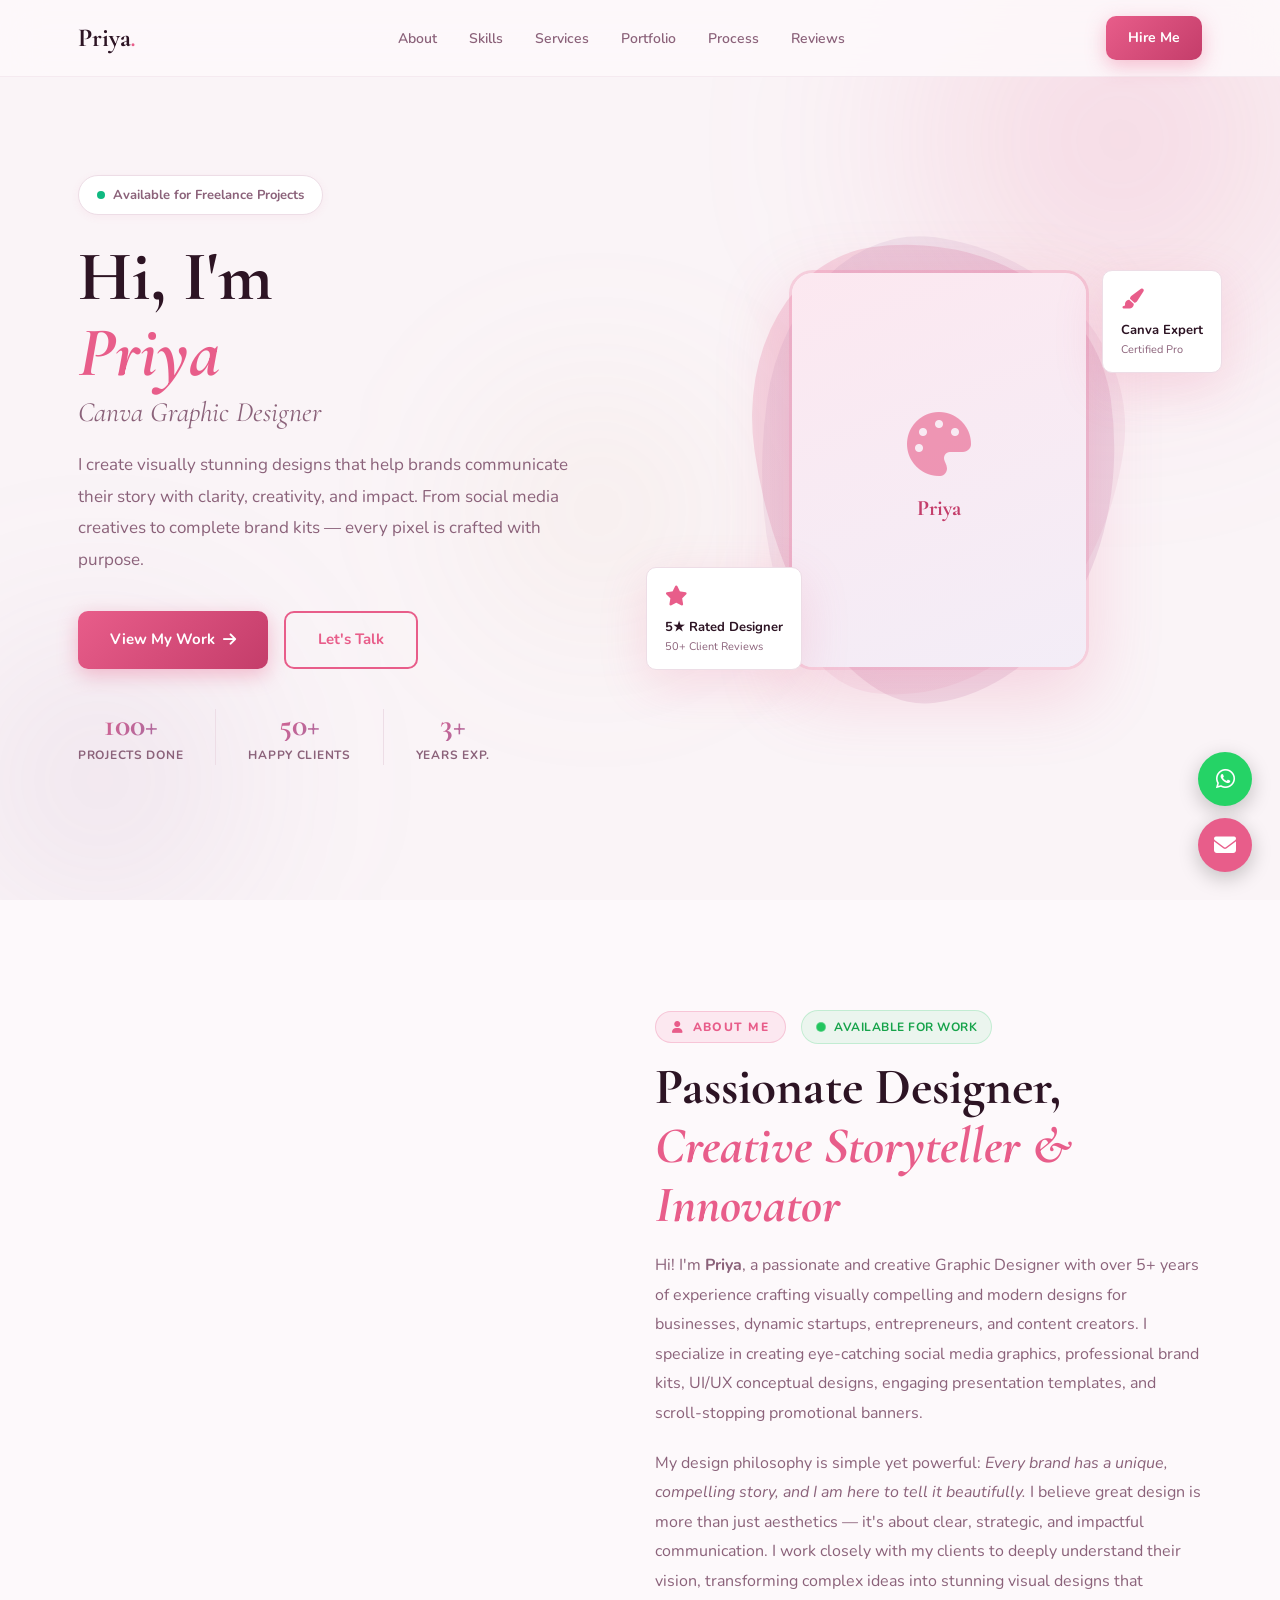
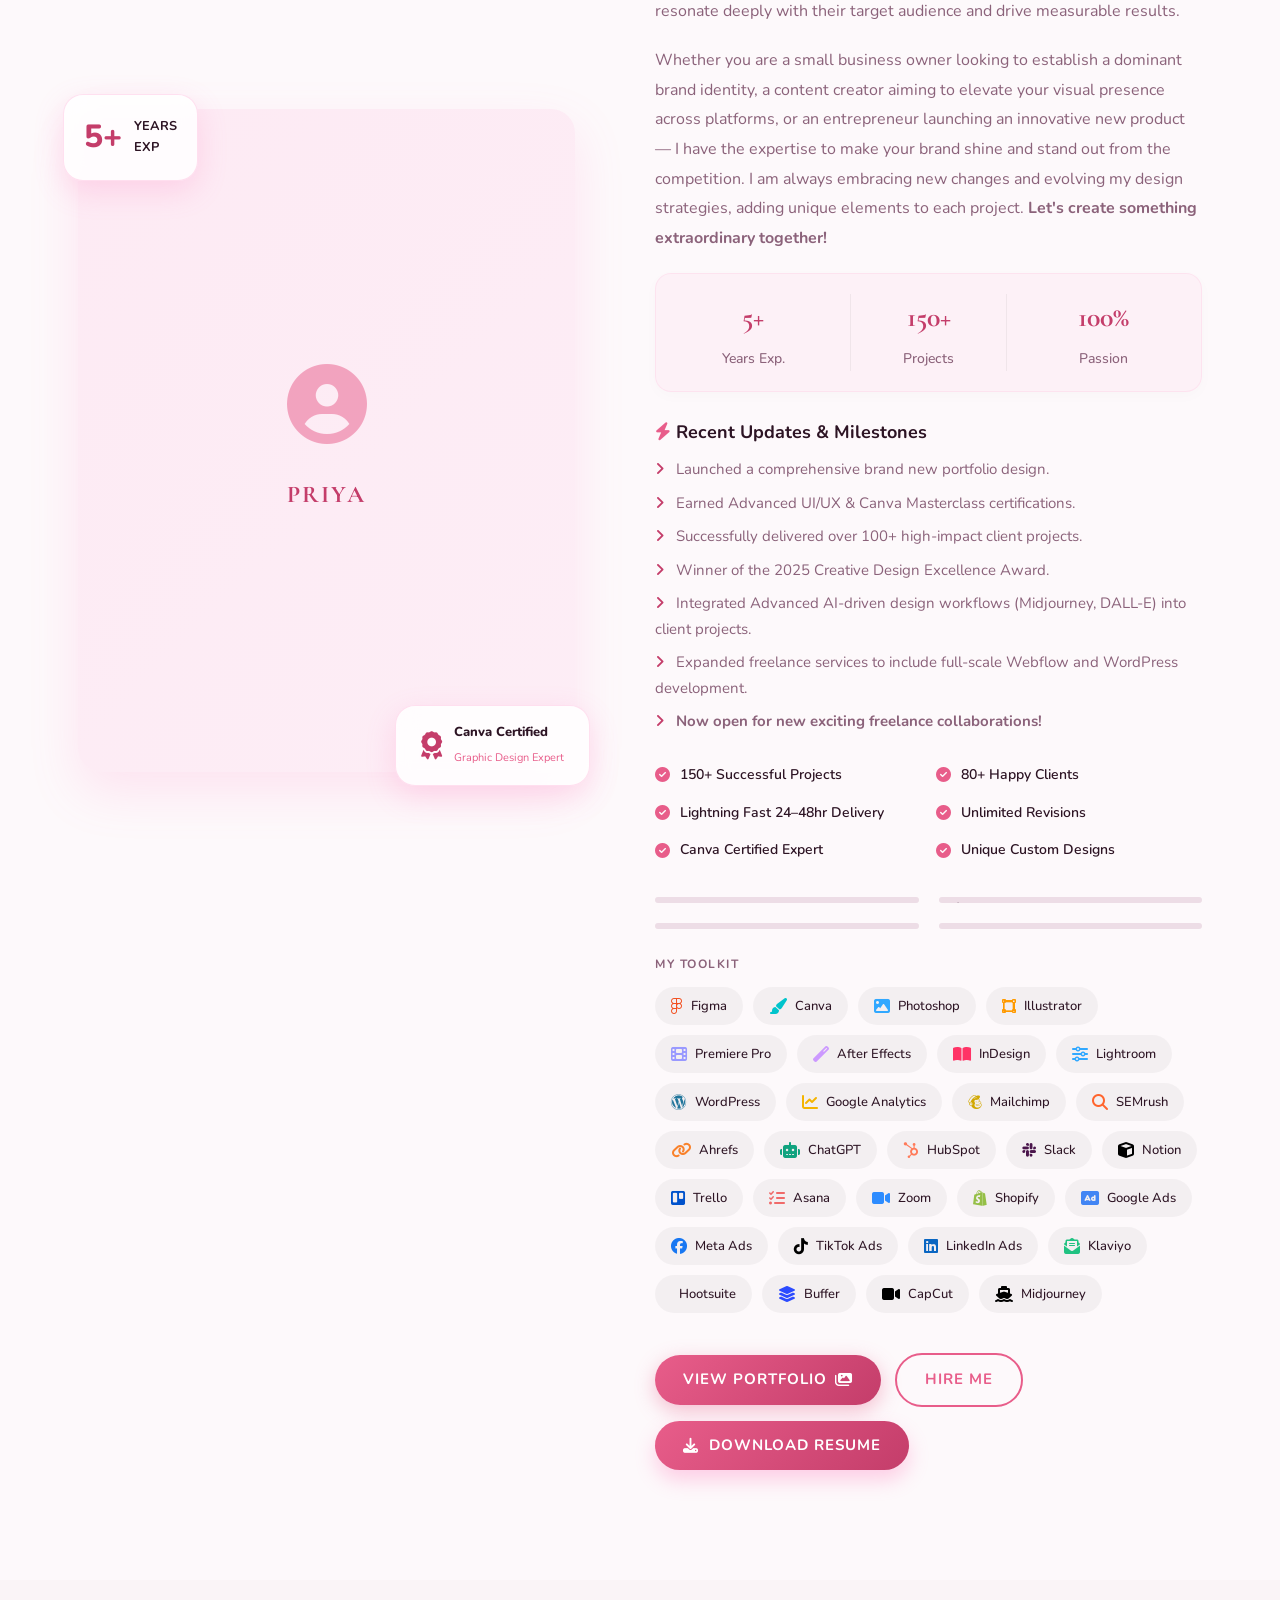
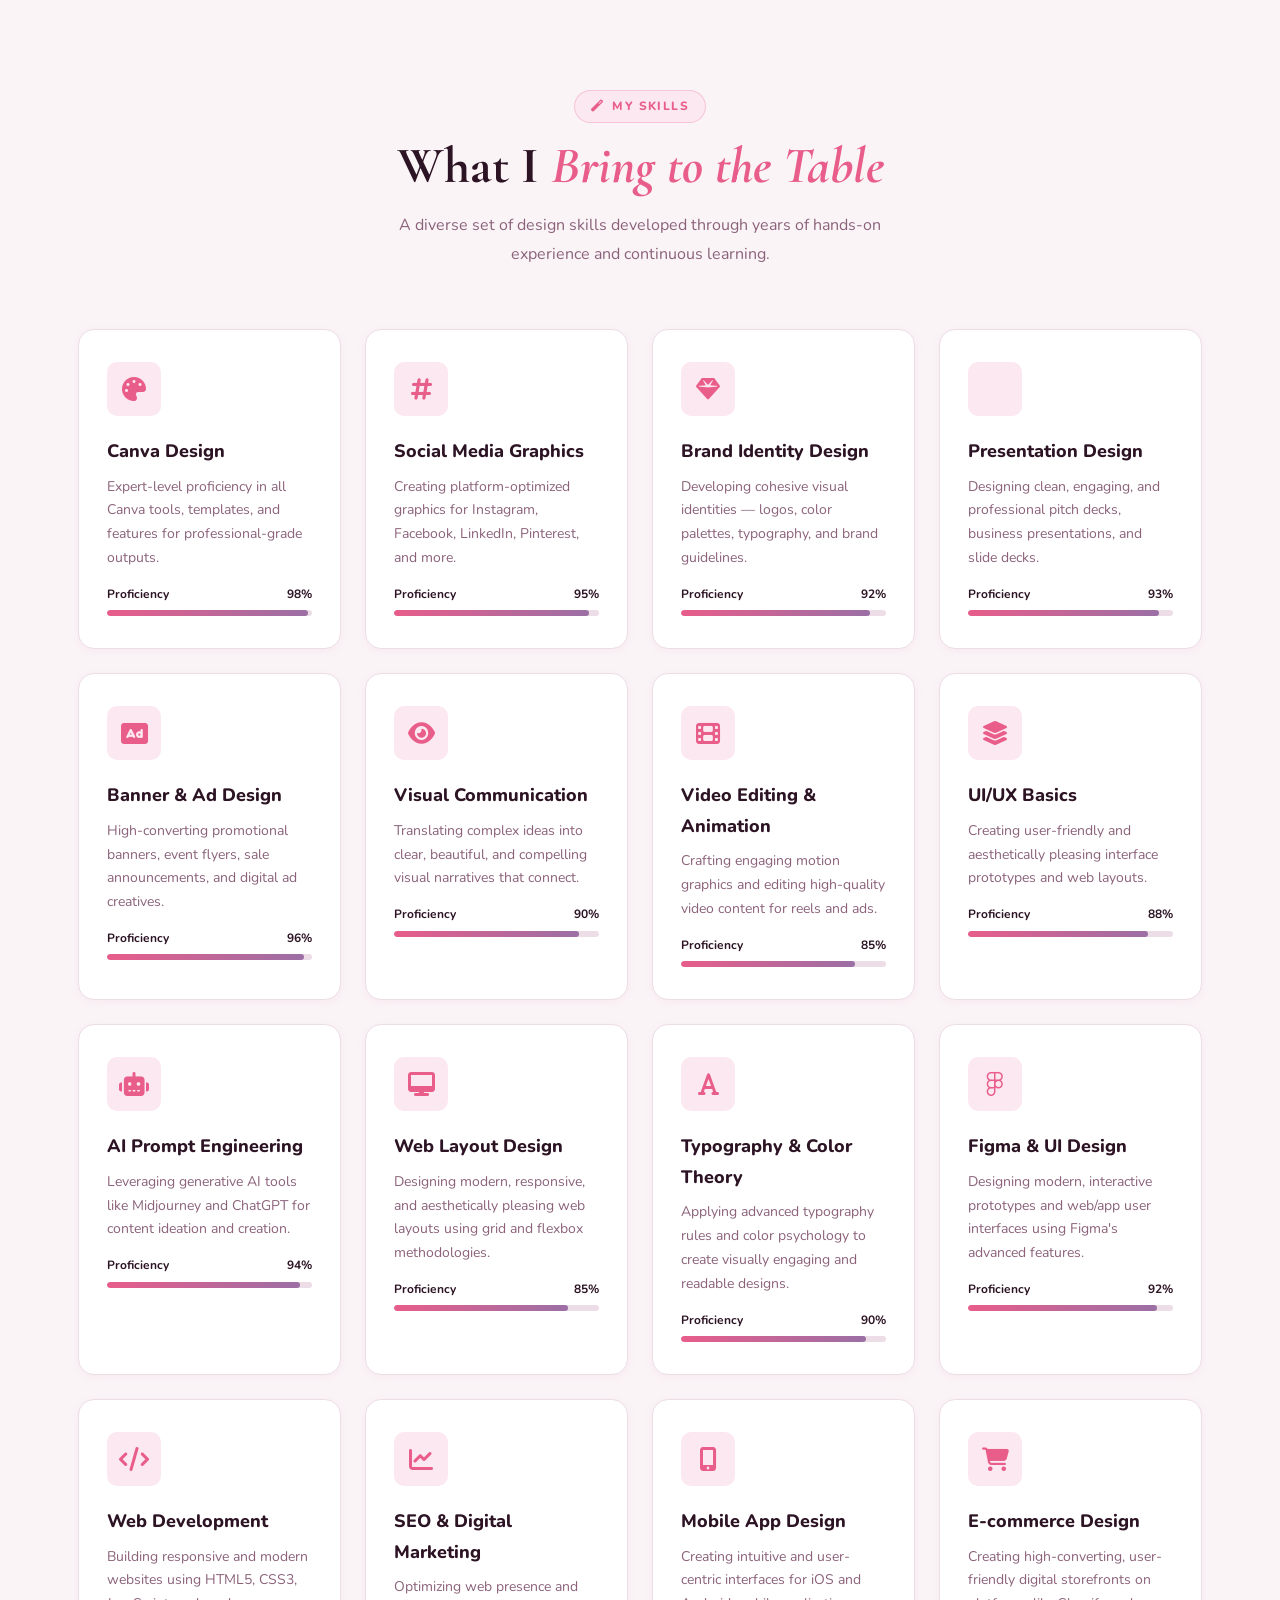
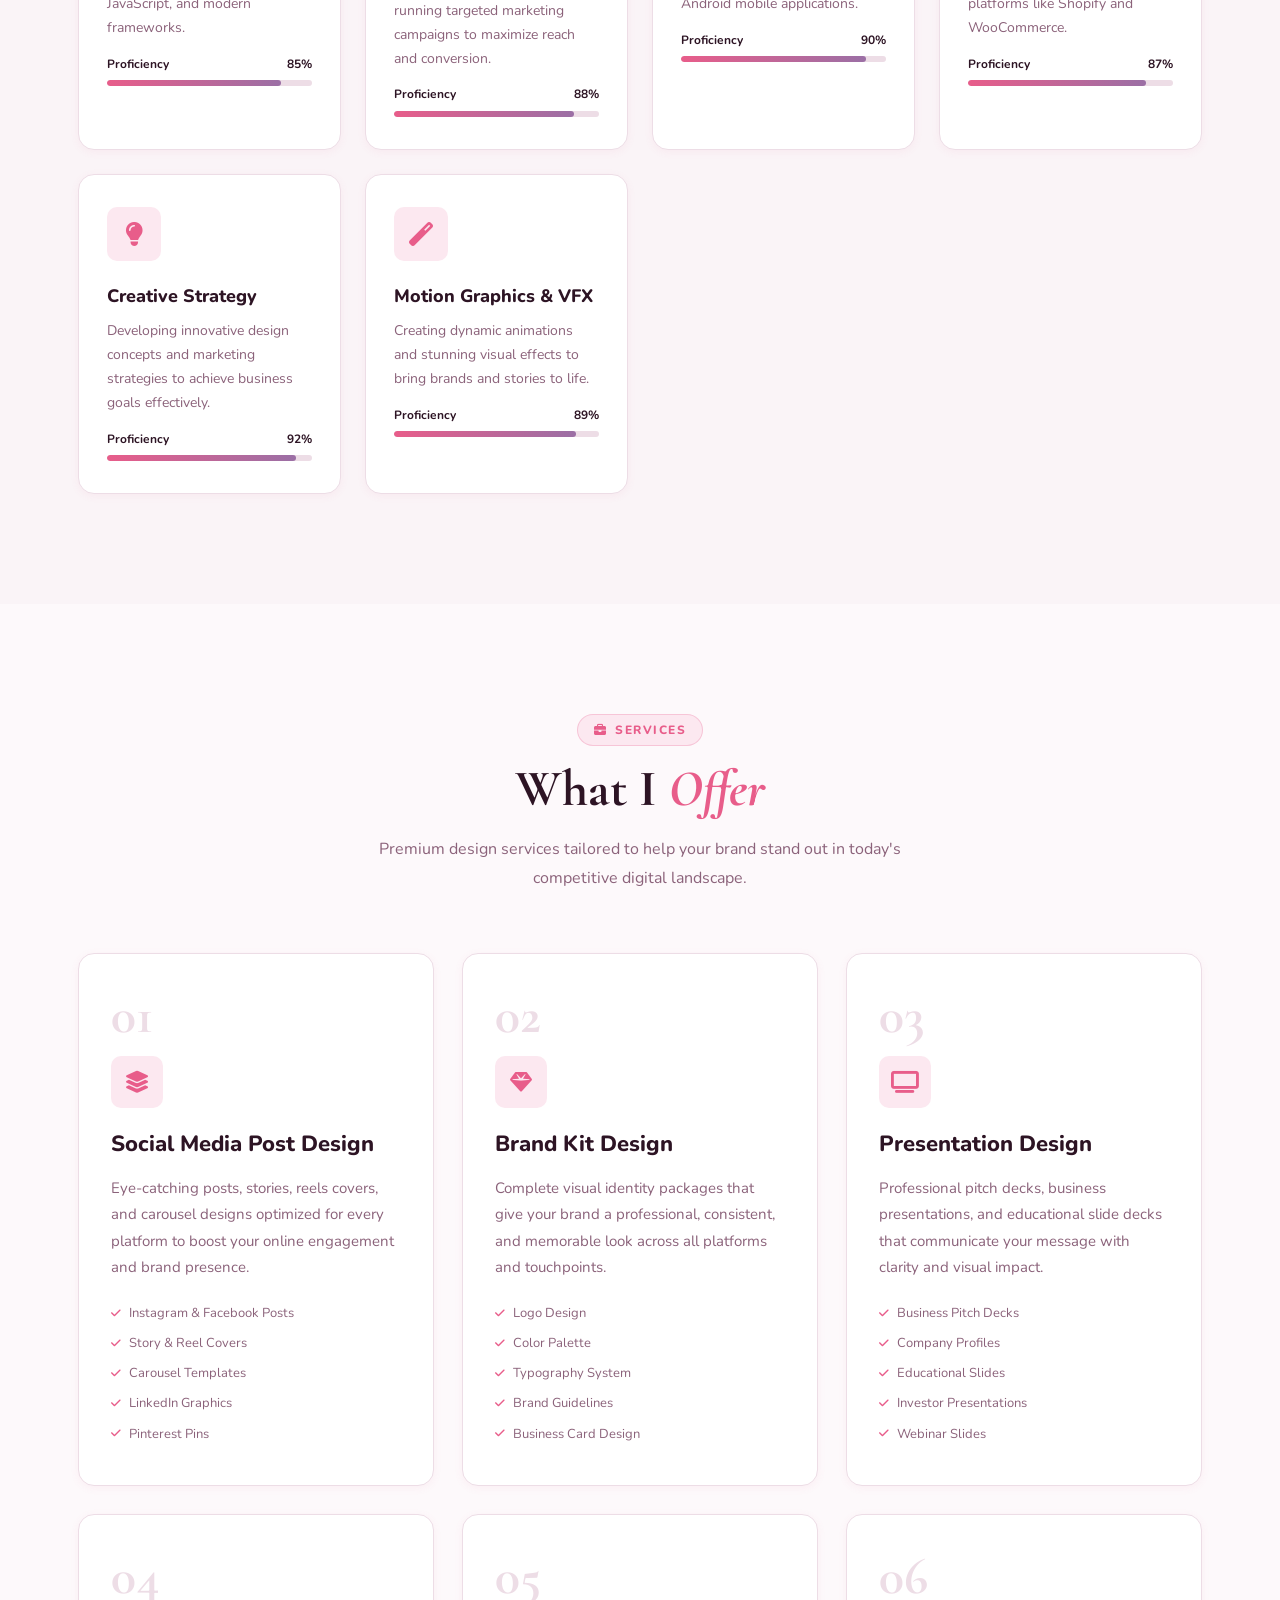
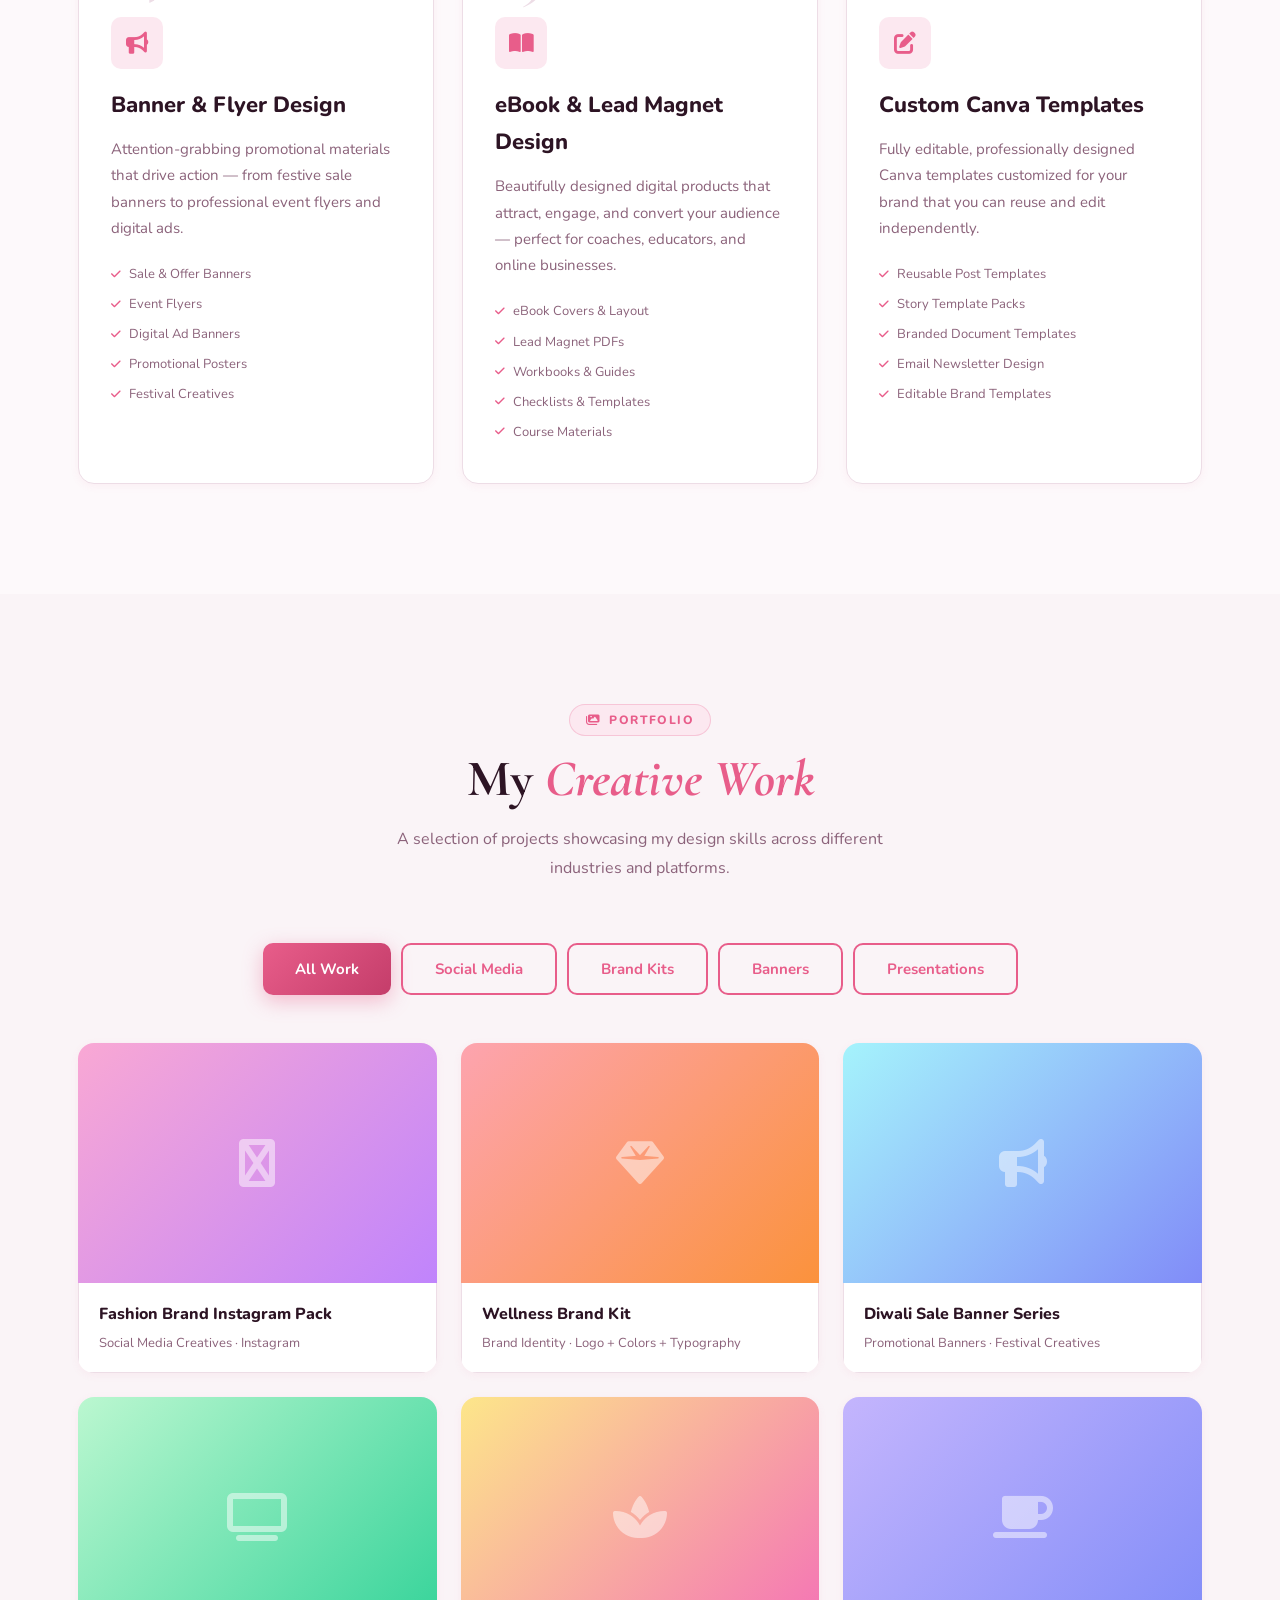
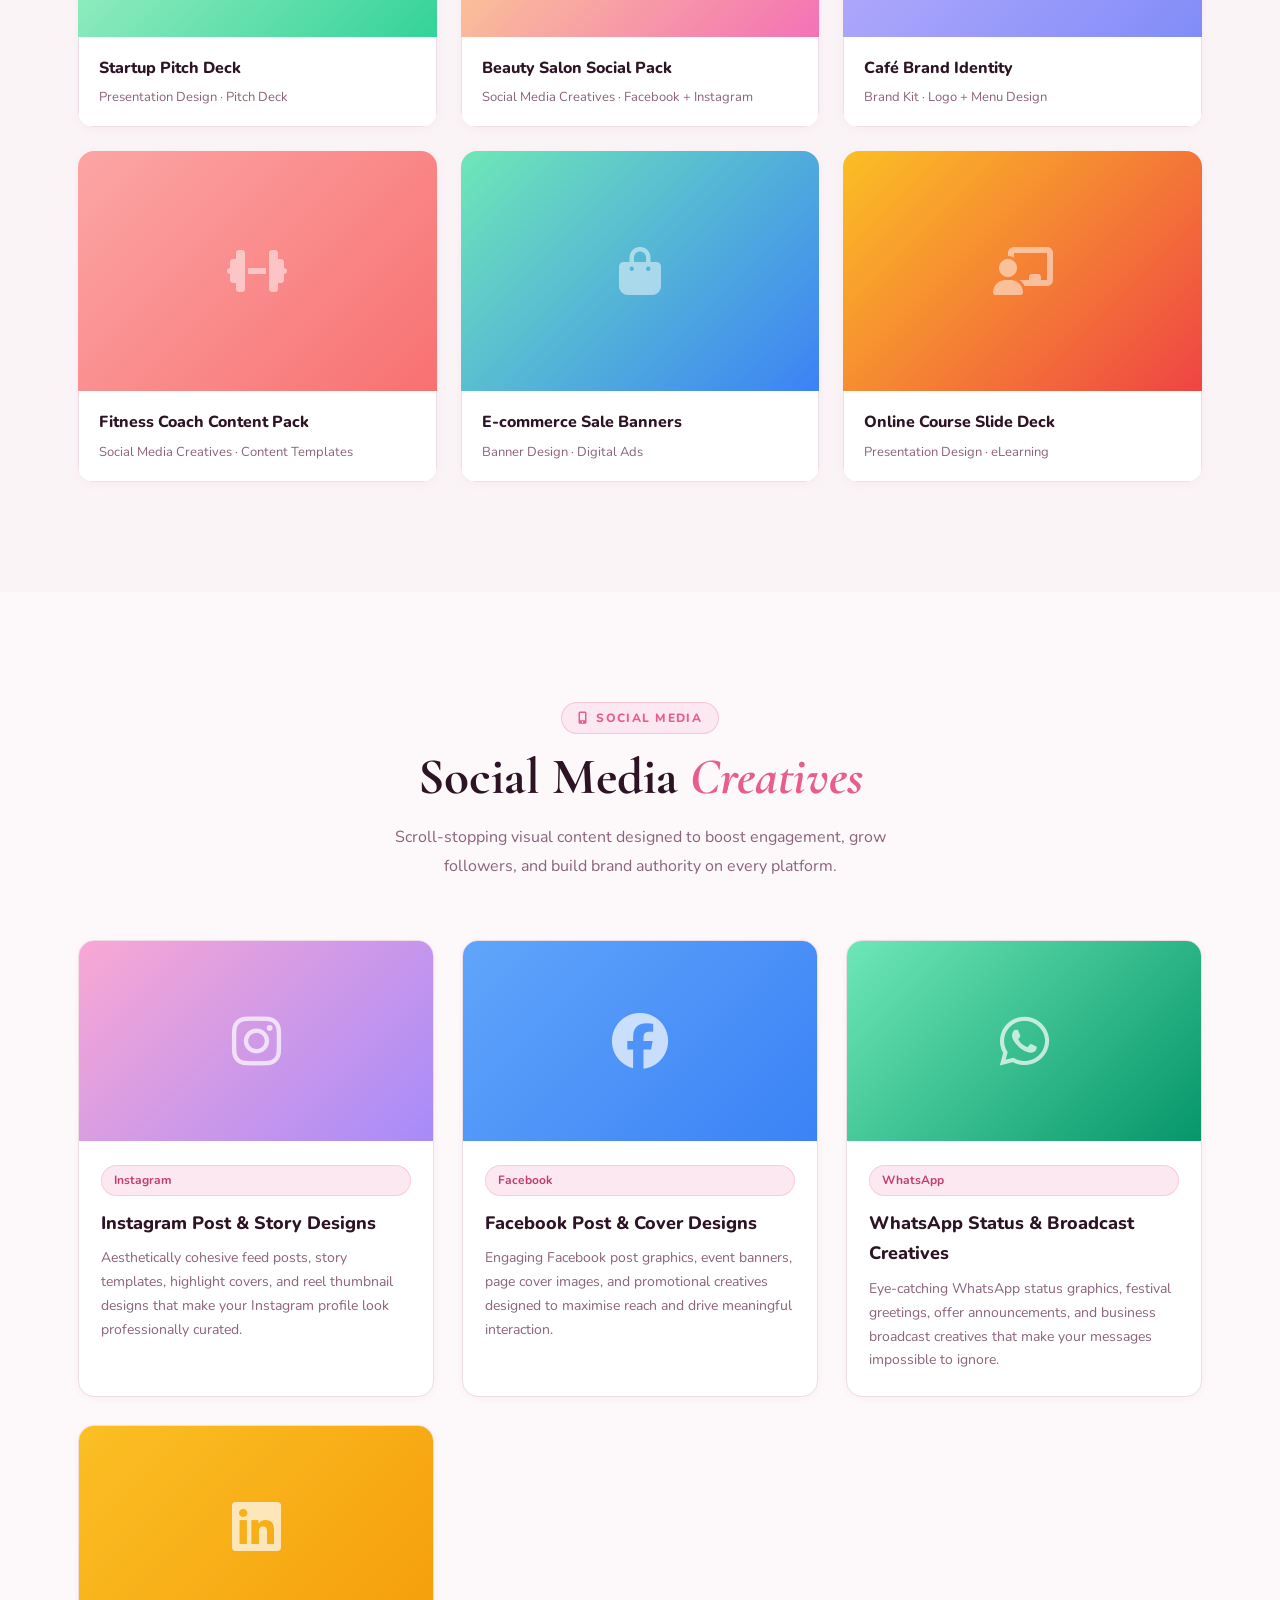
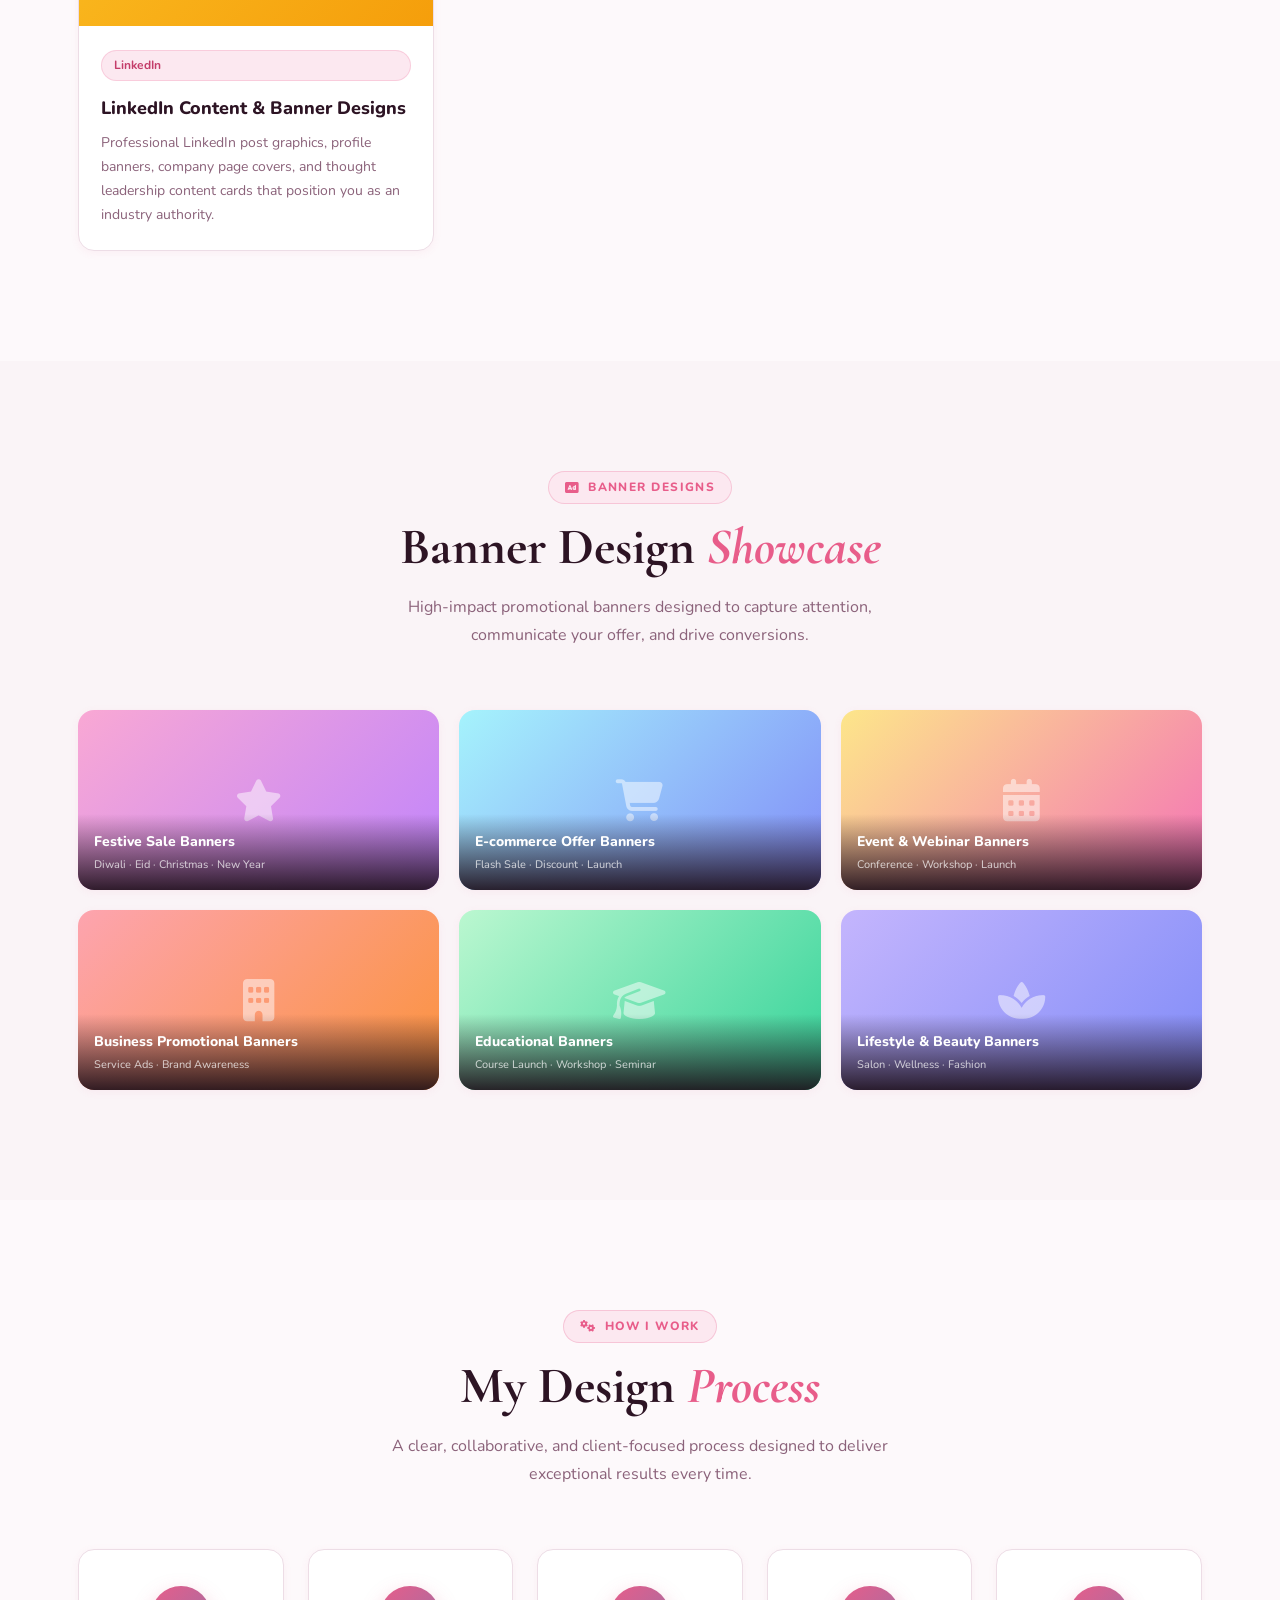
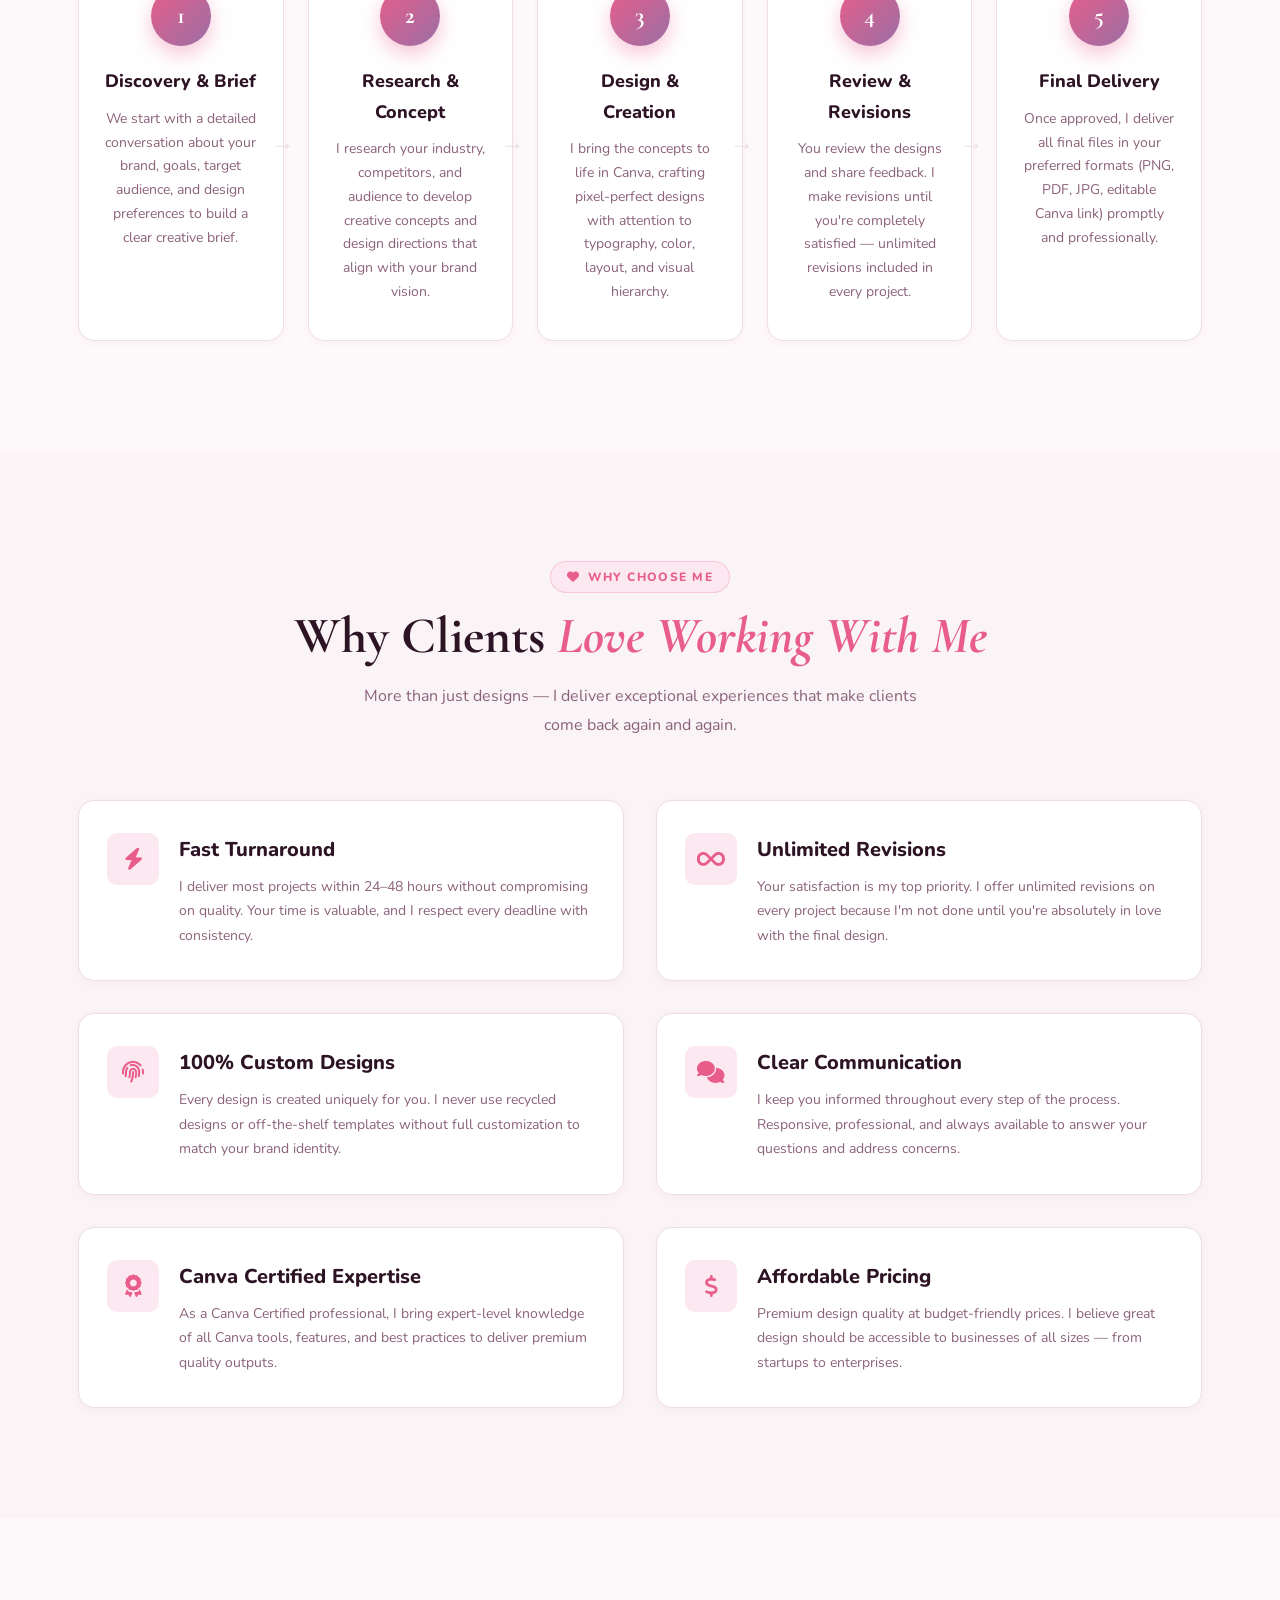
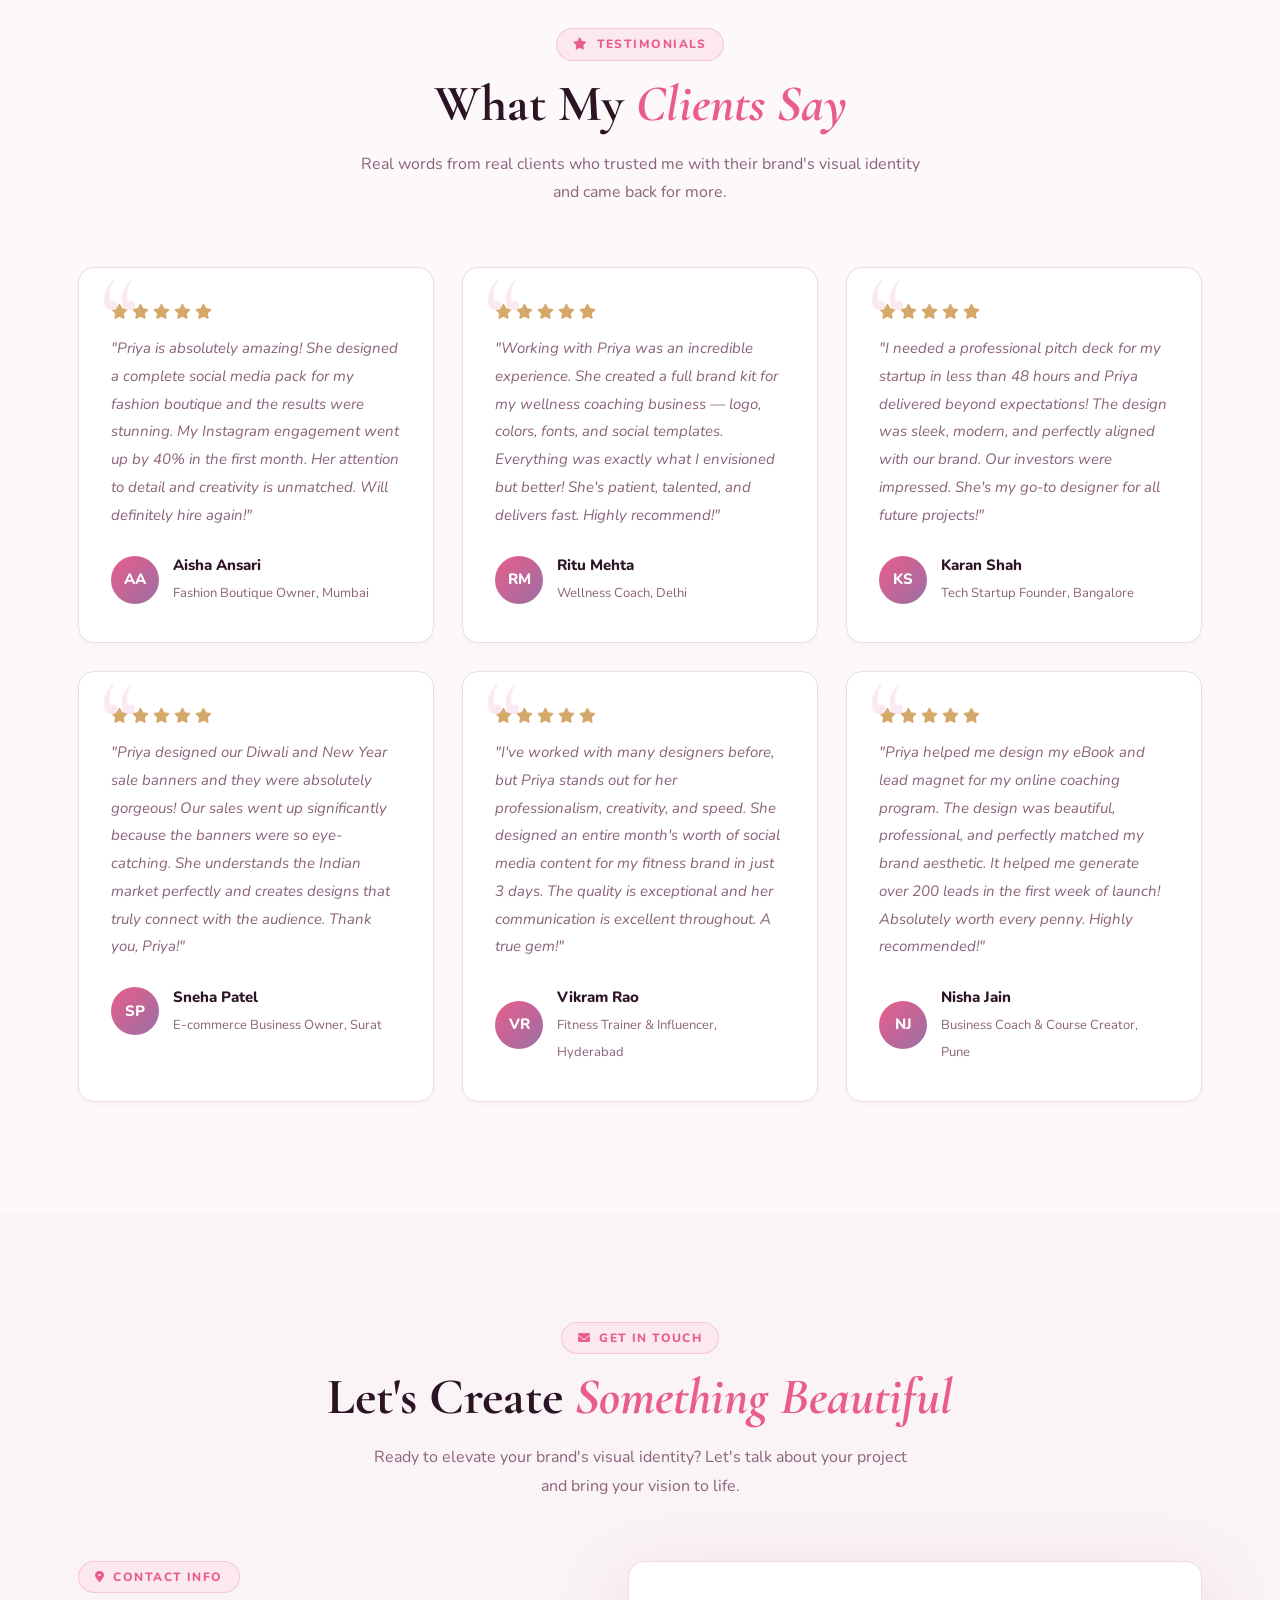
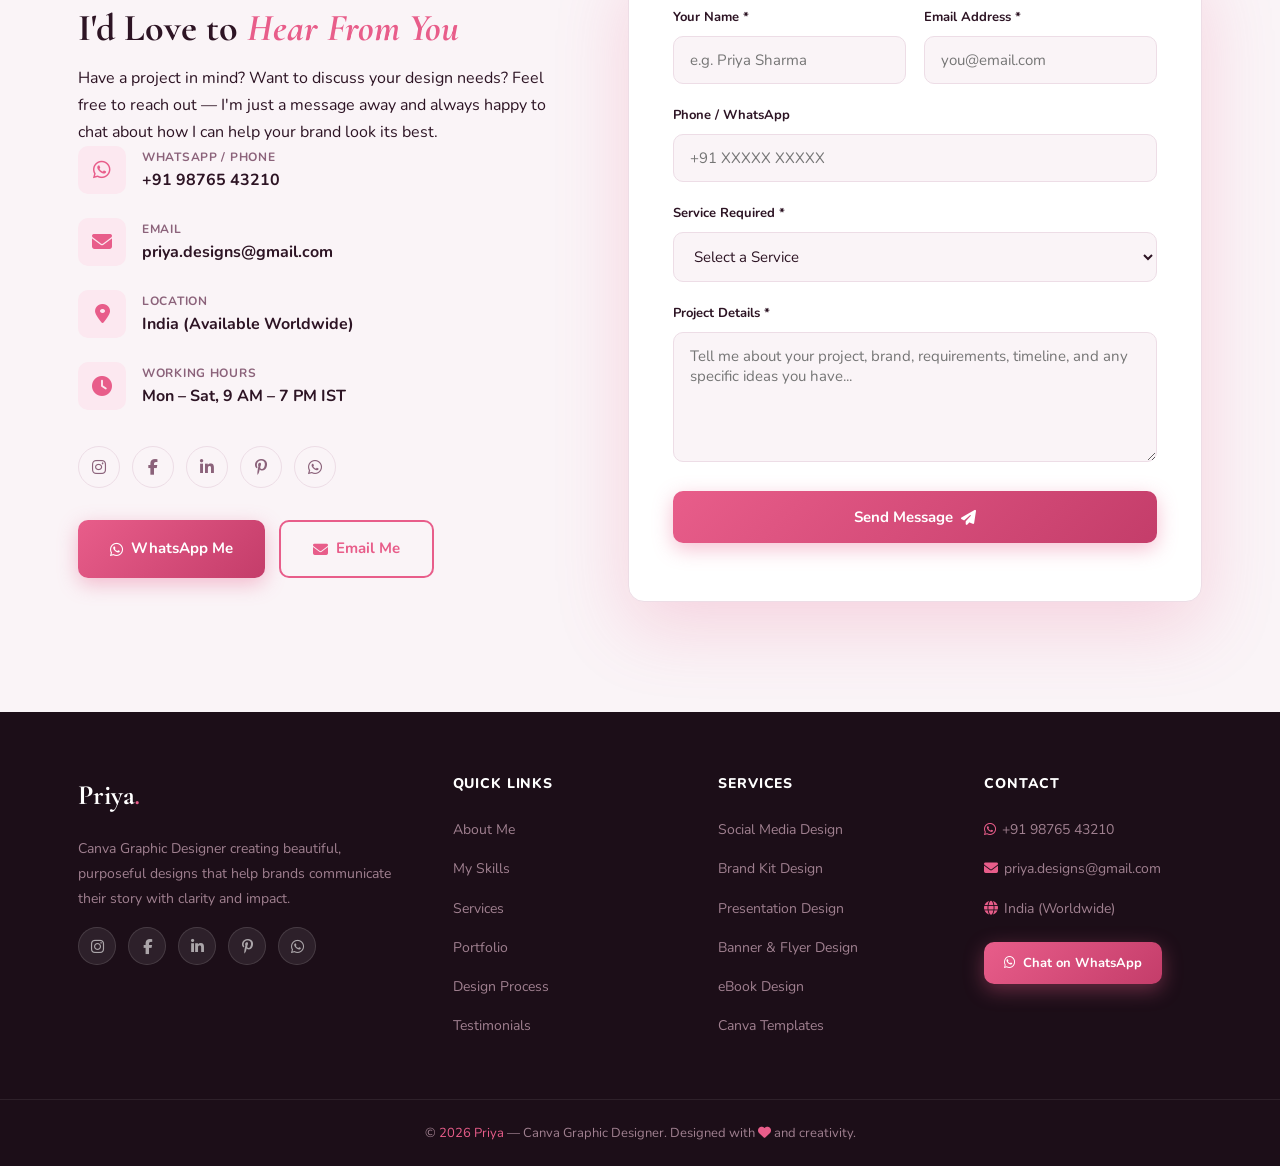
<file: priya.html>
<!DOCTYPE html>
<html lang="en">
<head>
  <meta charset="UTF-8" />
  <meta name="viewport" content="width=device-width, initial-scale=1.0" />
  <title>Priya | Canva Graphic Designer</title>
  <meta name="description" content="Priya – Professional Canva Graphic Designer specializing in social media creatives, brand kits, banners, and stunning visual content." />

  <!-- Fonts -->
  <link rel="preconnect" href="https://fonts.googleapis.com" />
  <link rel="preconnect" href="https://fonts.gstatic.com" crossorigin />
  <link href="https://fonts.googleapis.com/css2?family=Cormorant+Garamond:ital,wght@0,400;0,600;0,700;1,400;1,600&family=Nunito:wght@300;400;500;600;700;800&display=swap" rel="stylesheet" />

  <!-- Icons -->
  <link rel="stylesheet" href="https://cdnjs.cloudflare.com/ajax/libs/font-awesome/6.5.0/css/all.min.css" />

  <style>
    /* =============================================
       CSS VARIABLES & RESET
    ============================================= */
    :root {
      --pink:       #e85d8a;
      --pink-dark:  #c43d6a;
      --pink-light: #fce8f0;
      --pink-glow:  rgba(232,93,138,0.18);
      --purple:     #9b6fa5;
      --purple-pale:#f3edf7;
      --gold:       #d4a96a;
      --gold-pale:  #fdf3e4;
      --bg:         #fdf9fb;
      --bg2:        #faf4f7;
      --card:       #ffffff;
      --dark:       #1c0e18;
      --text:       #2d1424;
      --muted:      #8b627a;
      --border:     #eddde6;
      --border-lt:  #f5eaf0;
      --shadow-sm:  0 2px 8px rgba(232,93,138,0.07);
      --shadow-md:  0 6px 24px rgba(232,93,138,0.13);
      --shadow-lg:  0 14px 48px rgba(232,93,138,0.18);
      --shadow-xl:  0 24px 72px rgba(232,93,138,0.22);
      --radius:     16px;
      --radius-sm:  10px;
      --pill:       999px;
      --font-h:     'Cormorant Garamond', serif;
      --font-b:     'Nunito', sans-serif;
      --transition: all 0.32s cubic-bezier(0.4,0,0.2,1);
    }

    *, *::before, *::after { margin:0; padding:0; box-sizing:border-box; }
    html { scroll-behavior: smooth; font-size: 16px; }
    body {
      font-family: var(--font-b);
      background: var(--bg);
      color: var(--text);
      line-height: 1.7;
      -webkit-font-smoothing: antialiased;
      overflow-x: hidden;
    }
    img { display:block; max-width:100%; }
    a { text-decoration:none; color:inherit; transition: var(--transition); }
    ul { list-style: none; }
    button { font-family: var(--font-b); cursor: pointer; }

    /* =============================================
       SCROLLBAR
    ============================================= */
    ::-webkit-scrollbar { width: 6px; }
    ::-webkit-scrollbar-track { background: var(--bg2); }
    ::-webkit-scrollbar-thumb { background: var(--pink); border-radius: var(--pill); }

    /* =============================================
       UTILITIES
    ============================================= */
    .container { width:100%; max-width:1180px; margin:0 auto; padding:0 28px; }
    .section    { padding: 110px 0; }
    .section-alt { background: var(--bg2); }

    .section-label {
      display: inline-flex;
      align-items: center;
      gap: 8px;
      font-size: 12px;
      font-weight: 800;
      letter-spacing: 0.12em;
      text-transform: uppercase;
      color: var(--pink);
      background: var(--pink-light);
      border: 1px solid rgba(232,93,138,0.25);
      padding: 5px 16px;
      border-radius: var(--pill);
      margin-bottom: 14px;
    }

    .section-title {
      font-family: var(--font-h);
      font-size: clamp(32px, 4vw, 52px);
      font-weight: 700;
      color: var(--text);
      line-height: 1.15;
      margin-bottom: 16px;
    }
    .section-title span { color: var(--pink); font-style: italic; }

    .section-sub {
      font-size: 16px;
      color: var(--muted);
      max-width: 560px;
      line-height: 1.8;
    }

    .section-header { margin-bottom: 60px; }
    .section-header.center { text-align: center; }
    .section-header.center .section-sub { margin: 0 auto; }

    /* Buttons */
    .btn {
      display: inline-flex; align-items:center; justify-content:center; gap:8px;
      padding: 14px 32px;
      font-weight: 700; font-size: 15px;
      border-radius: var(--radius-sm);
      border: none; transition: var(--transition);
      position: relative; overflow: hidden;
    }
    .btn::after {
      content:''; position:absolute; inset:0;
      background: rgba(255,255,255,0.12);
      opacity:0; transition: var(--transition);
    }
    .btn:hover::after { opacity:1; }
    .btn-primary {
      background: linear-gradient(135deg, var(--pink), var(--pink-dark));
      color: #fff;
      box-shadow: 0 6px 20px rgba(232,93,138,0.38);
    }
    .btn-primary:hover { transform: translateY(-2px); box-shadow: 0 10px 28px rgba(232,93,138,0.48); }
    .btn-outline {
      background: transparent;
      color: var(--pink);
      border: 2px solid var(--pink);
    }
    .btn-outline:hover { background: var(--pink-light); transform: translateY(-2px); }
    .btn-dark {
      background: var(--dark);
      color: #fff;
      box-shadow: 0 6px 20px rgba(28,14,24,0.3);
    }
    .btn-dark:hover { transform: translateY(-2px); box-shadow: 0 10px 28px rgba(28,14,24,0.4); }

    /* Tag pill */
    .tag {
      font-size:12px; font-weight:700;
      padding: 4px 12px; border-radius: var(--pill);
      background: var(--pink-light);
      color: var(--pink-dark);
      border: 1px solid rgba(232,93,138,0.2);
    }

    /* Card base */
    .card {
      background: var(--card);
      border: 1px solid var(--border);
      border-radius: var(--radius);
      box-shadow: var(--shadow-sm);
      transition: var(--transition);
    }
    .card:hover {
      transform: translateY(-6px);
      box-shadow: var(--shadow-lg);
      border-color: rgba(232,93,138,0.3);
    }

    /* Scroll reveal */
    .reveal {
      opacity: 0;
      transform: translateY(36px);
      transition: opacity 0.65s ease, transform 0.65s ease;
    }
    .reveal.visible { opacity:1; transform:none; }
    .reveal-left  { opacity:0; transform:translateX(-40px); transition: opacity 0.65s ease, transform 0.65s ease; }
    .reveal-right { opacity:0; transform:translateX(40px);  transition: opacity 0.65s ease, transform 0.65s ease; }
    .reveal-left.visible,
    .reveal-right.visible { opacity:1; transform:none; }

    /* =============================================
       FLOATING BLOBS
    ============================================= */
    .blob {
      position:absolute; border-radius:50%;
      filter: blur(90px); pointer-events:none; z-index:0;
    }
    .blob-pink   { background: radial-gradient(circle, rgba(232,93,138,0.22) 0%, transparent 70%); }
    .blob-purple { background: radial-gradient(circle, rgba(155,111,165,0.16) 0%, transparent 70%); }
    .blob-gold   { background: radial-gradient(circle, rgba(212,169,106,0.14) 0%, transparent 70%); }

    /* =============================================
       NAVIGATION
    ============================================= */
    .navbar {
      position: fixed; top:0; left:0; width:100%;
      background: rgba(253,249,251,0.88);
      backdrop-filter: blur(20px);
      border-bottom: 1px solid var(--border-lt);
      z-index: 1000;
      transition: box-shadow 0.3s;
    }
    .navbar.scrolled { box-shadow: var(--shadow-md); }
    .nav-inner {
      display: flex; align-items:center; justify-content:space-between;
      max-width:1180px; margin:0 auto;
      padding: 16px 28px;
    }
    .nav-logo {
      font-family: var(--font-h);
      font-size: 26px; font-weight:700;
      color: var(--text);
    }
    .nav-logo span { color: var(--pink); font-style:italic; }
    .nav-links {
      display:flex; gap:32px;
    }
    .nav-links a {
      font-size:14px; font-weight:600;
      color: var(--muted);
    }
    .nav-links a:hover { color: var(--pink); }
    .nav-cta { display:flex; align-items:center; gap:12px; }
    .hamburger {
      display:none; flex-direction:column; gap:5px;
      background:none; border:none; padding:4px;
    }
    .hamburger span {
      display:block; width:24px; height:2px;
      background: var(--text); border-radius:2px; transition:0.3s;
    }

    /* Mobile nav */
    .mobile-drawer {
      position:fixed; top:0; right:-100%; width:280px; height:100vh;
      background: var(--card);
      border-left:1px solid var(--border);
      z-index: 2000; padding: 80px 32px 32px;
      transition: right 0.38s cubic-bezier(0.4,0,0.2,1);
      box-shadow: var(--shadow-xl);
    }
    .mobile-drawer.open { right:0; }
    .mobile-drawer ul { list-style:none; }
    .mobile-drawer ul li { margin-bottom:28px; }
    .mobile-drawer ul li a {
      font-family: var(--font-h);
      font-size:22px; font-weight:700;
      color: var(--text);
    }
    .mobile-drawer ul li a:hover { color: var(--pink); }
    .drawer-close {
      position:absolute; top:22px; right:22px;
      background:none; border:none; font-size:22px;
      color: var(--muted); cursor:pointer;
    }
    .drawer-close:hover { color: var(--pink); }

    /* =============================================
       HERO
    ============================================= */
    .hero {
      min-height: 100vh;
      display: flex; align-items:center;
      padding: 120px 0 80px;
      background: var(--bg2);
      position:relative; overflow:hidden;
    }
    .hero .blob { position:absolute; }
    .hero .blob-1 { width:600px; height:600px; top:-160px; right:-140px; }
    .hero .blob-2 { width:400px; height:400px; bottom:-80px; left:-100px; }
    .hero .blob-3 { width:300px; height:300px; top:40%; left:35%; }

    .hero-grid {
      display:grid; grid-template-columns:1fr 1fr;
      gap:72px; align-items:center;
      position:relative; z-index:1;
    }

    .hero-badge {
      display:inline-flex; align-items:center; gap:8px;
      background: var(--card);
      border:1px solid var(--border);
      padding: 8px 18px; border-radius: var(--pill);
      font-size:13px; font-weight:700;
      color: var(--muted);
      margin-bottom:24px;
      box-shadow: var(--shadow-sm);
    }
    .hero-badge .dot {
      width:8px; height:8px; border-radius:50%;
      background:#10b981;
      animation: pulse-green 2s infinite;
    }
    @keyframes pulse-green {
      0%   { box-shadow: 0 0 0 0 rgba(16,185,129,0.5); }
      70%  { box-shadow: 0 0 0 8px rgba(16,185,129,0); }
      100% { box-shadow: 0 0 0 0 rgba(16,185,129,0); }
    }

    .hero-title {
      font-family: var(--font-h);
      font-size: clamp(42px, 5.5vw, 72px);
      font-weight:700; line-height:1.08;
      margin-bottom:22px;
      color: var(--text);
    }
    .hero-title .name { color: var(--pink); font-style:italic; display:block; }
    .hero-title .role { font-size: clamp(18px, 2.5vw, 28px); font-weight:400; color: var(--muted); font-style:italic; display:block; margin-top:6px; }

    .hero-desc {
      font-size:17px; color: var(--muted);
      line-height:1.85; margin-bottom:36px;
      max-width:500px;
    }

    .hero-btns { display:flex; gap:16px; flex-wrap:wrap; margin-bottom:40px; }

    .hero-stats {
      display:flex; gap:32px; flex-wrap:wrap;
    }
    .hero-stat { text-align:center; }
    .hero-stat-num {
      font-family: var(--font-h);
      font-size:32px; font-weight:700;
      background: linear-gradient(135deg, var(--pink), var(--purple));
      -webkit-background-clip:text; -webkit-text-fill-color:transparent;
      background-clip:text; line-height:1;
    }
    .hero-stat-lbl {
      font-size:12px; font-weight:700;
      color: var(--muted); text-transform:uppercase;
      letter-spacing:0.06em; margin-top:4px;
    }
    .hero-stat-divider { width:1px; background: var(--border); align-self:stretch; }

    /* Hero visual */
    .hero-visual { position:relative; display:flex; align-items:center; justify-content:center; height:520px; }
    .hero-shape {
      position:absolute; border-radius:40% 60% 60% 40% / 40% 40% 60% 60%;
    }
    .hs1 { width:360px; height:460px; background: linear-gradient(135deg, rgba(232,93,138,0.22), rgba(155,111,165,0.15)); transform:rotate(-8deg); }
    .hs2 { width:360px; height:460px; background: linear-gradient(135deg, rgba(155,111,165,0.12), rgba(232,93,138,0.08)); transform:rotate(8deg); }

    .hero-img-wrap {
      position:relative; z-index:2;
      width:300px; height:400px;
      border-radius:24px;
      overflow:hidden;
      box-shadow: var(--shadow-xl);
      border:3px solid rgba(232,93,138,0.25);
    }
    .hero-img-placeholder {
      width:100%; height:100%;
      background: linear-gradient(160deg, var(--pink-light), var(--purple-pale));
      display:flex; flex-direction:column;
      align-items:center; justify-content:center;
      gap:14px;
    }
    .hero-img-placeholder i { font-size:64px; color: var(--pink); opacity:0.6; }
    .hero-img-placeholder span { font-family:var(--font-h); font-size:22px; font-weight:700; color:var(--pink-dark); }

    .hero-floating-card {
      position:absolute; z-index:3;
      background: var(--card);
      border:1px solid var(--border);
      border-radius: var(--radius-sm);
      padding:12px 18px;
      box-shadow: var(--shadow-lg);
      white-space:nowrap;
    }
    .hfc-1 { bottom: 60px; left:-30px; }
    .hfc-2 { top:60px; right:-20px; }
    .hfc-icon { font-size:20px; color:var(--pink); }
    .hfc-text { font-size:13px; font-weight:700; color:var(--text); margin-top:2px; }
    .hfc-sub  { font-size:11px; color:var(--muted); }

    /* =============================================
       ABOUT ME
    ============================================= */
    .about-grid {
      display:grid; grid-template-columns:1fr 1.1fr;
      gap:80px; align-items:center;
    }

    .about-img-wrap {
      position:relative;
    }
    .about-img-box {
      width:100%; aspect-ratio:3/4;
      border-radius: var(--radius);
      overflow:hidden;
      box-shadow: var(--shadow-xl);
    }
    .about-img-placeholder {
      width:100%; height:100%;
      background: linear-gradient(160deg, var(--pink-light), var(--purple-pale));
      display:flex; flex-direction:column; align-items:center; justify-content:center; gap:16px;
    }
    .about-img-placeholder i { font-size:72px; color:var(--pink); opacity:0.5; }
    .about-cert-badge {
      position:absolute; bottom:28px; right:-24px;
      background: var(--card); border:1px solid var(--border);
      border-radius: var(--radius-sm); padding:14px 20px;
      box-shadow: var(--shadow-lg);
      display:flex; align-items:center; gap:12px;
    }
    .about-cert-badge i { font-size:26px; color:var(--gold); }
    .about-cert-badge strong { display:block; font-size:13px; font-weight:800; color:var(--text); }
    .about-cert-badge span  { font-size:11px; color:var(--muted); }

    .about-text .section-label { margin-bottom:14px; }

    .about-body { font-size:16px; color:var(--muted); line-height:1.85; margin-bottom:20px; }

    .about-highlights {
      display:grid; grid-template-columns:1fr 1fr;
      gap:14px; margin:28px 0;
    }
    .ah-item {
      display:flex; align-items:center; gap:10px;
      font-size:14px; font-weight:600; color:var(--text);
    }
    .ah-item i { color:var(--pink); font-size:15px; }

    /* =============================================
       SKILLS
    ============================================= */
    .skills-grid {
      display:grid; grid-template-columns:repeat(auto-fit, minmax(240px, 1fr));
      gap:24px;
    }

    .skill-card {
      padding:32px 28px;
    }
    .skill-card-icon {
      width:54px; height:54px;
      background: var(--pink-light);
      border-radius: var(--radius-sm);
      display:flex; align-items:center; justify-content:center;
      font-size:24px; color:var(--pink);
      margin-bottom:20px;
      transition: var(--transition);
    }
    .skill-card:hover .skill-card-icon {
      background: linear-gradient(135deg, var(--pink), var(--pink-dark));
      color:#fff;
      box-shadow: 0 6px 18px rgba(232,93,138,0.35);
    }
    .skill-card h3 { font-size:18px; font-weight:800; margin-bottom:8px; }
    .skill-card p  { font-size:14px; color:var(--muted); line-height:1.7; margin-bottom:14px; }

    .skill-bar-wrap { }
    .skill-bar-label {
      display:flex; justify-content:space-between;
      font-size:12px; font-weight:700;
      color:var(--text); margin-bottom:6px;
    }
    .skill-bar {
      height:6px; background:var(--border);
      border-radius:var(--pill); overflow:hidden;
    }
    .skill-bar-fill {
      height:100%;
      background: linear-gradient(90deg, var(--pink), var(--purple));
      border-radius:var(--pill);
      width:0; transition: width 1.2s cubic-bezier(0.4,0,0.2,1);
    }

    /* =============================================
       SERVICES
    ============================================= */
    .services-grid {
      display:grid; grid-template-columns:repeat(auto-fit, minmax(300px, 1fr));
      gap:28px;
    }

    .service-card {
      padding:36px 32px;
      position:relative; overflow:hidden;
    }
    .service-card::before {
      content:''; position:absolute; inset:0;
      background: linear-gradient(135deg, var(--pink-light), var(--purple-pale));
      opacity:0; transition: var(--transition);
    }
    .service-card:hover::before { opacity:1; }

    .service-num {
      font-family:var(--font-h);
      font-size:52px; font-weight:700;
      color: var(--border); line-height:1;
      margin-bottom:14px; position:relative;
      transition: var(--transition);
    }
    .service-card:hover .service-num { color: var(--pink-light); }

    .service-icon {
      width:52px; height:52px;
      background: var(--pink-light);
      border-radius:var(--radius-sm);
      display:flex; align-items:center; justify-content:center;
      font-size:22px; color:var(--pink);
      margin-bottom:18px; position:relative;
      transition: var(--transition);
    }
    .service-card:hover .service-icon {
      background: linear-gradient(135deg, var(--pink), var(--pink-dark));
      color:#fff; box-shadow: 0 6px 18px rgba(232,93,138,0.35);
    }

    .service-card h3 { font-size:22px; font-weight:800; margin-bottom:12px; position:relative; }
    .service-card p  { font-size:15px; color:var(--muted); line-height:1.75; position:relative; margin-bottom:18px; }
    .service-includes { position:relative; }
    .service-includes li {
      font-size:13px; color:var(--muted);
      padding:4px 0; display:flex; align-items:center; gap:8px;
    }
    .service-includes li i { color:var(--pink); font-size:11px; }
    .service-arrow {
      position:absolute; bottom:28px; right:28px;
      font-size:16px; color:var(--pink);
      opacity:0; transform:translateX(-8px);
      transition: var(--transition);
    }
    .service-card:hover .service-arrow { opacity:1; transform:translateX(0); }

    /* =============================================
       PORTFOLIO / SOCIAL MEDIA CREATIVES
    ============================================= */
    .portfolio-filter {
      display:flex; justify-content:center; gap:10px;
      flex-wrap:wrap; margin-bottom:48px;
    }

    .portfolio-grid {
      display:grid; grid-template-columns:repeat(auto-fill, minmax(300px, 1fr));
      gap:24px;
    }

    .pf-card {
      border-radius: var(--radius);
      overflow:hidden;
      position:relative;
      box-shadow: var(--shadow-sm);
      transition: var(--transition);
    }
    .pf-card:hover { transform:translateY(-8px); box-shadow: var(--shadow-lg); }

    .pf-img {
      height:240px;
      display:flex; align-items:center; justify-content:center;
      position:relative; overflow:hidden;
    }
    .pf-img i { font-size:48px; opacity:0.5; color:#fff; }

    .pf-overlay {
      position:absolute; inset:0;
      background: linear-gradient(to top, rgba(28,14,24,0.85), transparent);
      opacity:0; transition: var(--transition);
      display:flex; align-items:flex-end; padding:20px;
    }
    .pf-card:hover .pf-overlay { opacity:1; }
    .pf-overlay-content { color:#fff; }
    .pf-overlay-content h4 { font-size:18px; font-weight:800; }
    .pf-overlay-content p  { font-size:13px; opacity:0.8; }

    .pf-info { padding:18px 20px; background:var(--card); border:1px solid var(--border); border-top:none; }
    .pf-info h4 { font-size:16px; font-weight:800; margin-bottom:4px; }
    .pf-info p  { font-size:13px; color:var(--muted); }

    /* gradient variants */
    .grad-1 { background: linear-gradient(135deg, #f9a8d4, #c084fc); }
    .grad-2 { background: linear-gradient(135deg, #fda4af, #fb923c); }
    .grad-3 { background: linear-gradient(135deg, #a5f3fc, #818cf8); }
    .grad-4 { background: linear-gradient(135deg, #bbf7d0, #34d399); }
    .grad-5 { background: linear-gradient(135deg, #fde68a, #f472b6); }
    .grad-6 { background: linear-gradient(135deg, #c4b5fd, #818cf8); }
    .grad-7 { background: linear-gradient(135deg, #fca5a5, #f87171); }
    .grad-8 { background: linear-gradient(135deg, #6ee7b7, #3b82f6); }
    .grad-9 { background: linear-gradient(135deg, #fbbf24, #ef4444); }

    /* =============================================
       BANNER SHOWCASE
    ============================================= */
    .banner-grid {
      display:grid;
      grid-template-columns:repeat(3, 1fr);
      gap:20px;
    }
    .banner-card {
      border-radius: var(--radius);
      overflow:hidden;
      position:relative;
      box-shadow: var(--shadow-sm);
      transition: var(--transition);
    }
    .banner-card:hover { transform:scale(1.02); box-shadow: var(--shadow-lg); }
    .banner-img {
      height:180px;
      display:flex; align-items:center; justify-content:center;
    }
    .banner-img i { font-size:42px; color:#fff; opacity:0.5; }
    .banner-label {
      position:absolute; bottom:0; left:0; right:0;
      background: linear-gradient(to top, rgba(28,14,24,0.9), transparent);
      padding:16px;
      color:#fff; font-size:14px; font-weight:800;
    }
    .banner-label span { display:block; font-size:11px; opacity:0.7; font-weight:500; margin-top:2px; }

    /* =============================================
       DESIGN PROCESS
    ============================================= */
    .process-grid {
      display:grid; grid-template-columns:repeat(auto-fit, minmax(200px, 1fr));
      gap:24px;
    }

    .process-step {
      text-align:center; padding:36px 24px;
      position:relative;
    }
    .process-step::after {
      content:'→';
      position:absolute; right:-12px; top:50%;
      transform:translateY(-50%);
      font-size:24px; color:var(--border);
    }
    .process-step:last-child::after { display:none; }

    .process-num {
      width:60px; height:60px;
      background: linear-gradient(135deg, var(--pink), var(--purple));
      border-radius:50%; margin:0 auto 20px;
      display:flex; align-items:center; justify-content:center;
      font-family:var(--font-h); font-size:24px; font-weight:700; color:#fff;
      box-shadow: 0 8px 20px rgba(232,93,138,0.35);
      transition: var(--transition);
    }
    .process-step:hover .process-num { transform:scale(1.1) rotate(5deg); }
    .process-step h3 { font-size:18px; font-weight:800; margin-bottom:10px; }
    .process-step p  { font-size:14px; color:var(--muted); line-height:1.7; }

    /* =============================================
       WHY CHOOSE ME
    ============================================= */
    .why-grid {
      display:grid; grid-template-columns:1fr 1fr;
      gap:32px;
    }

    .why-card {
      padding:32px 28px;
      display:flex; gap:20px; align-items:flex-start;
    }
    .why-icon {
      width:52px; height:52px; flex-shrink:0;
      background: var(--pink-light);
      border-radius:var(--radius-sm);
      display:flex; align-items:center; justify-content:center;
      font-size:22px; color:var(--pink);
      transition: var(--transition);
    }
    .why-card:hover .why-icon {
      background: linear-gradient(135deg, var(--pink), var(--pink-dark));
      color:#fff;
      box-shadow: 0 6px 18px rgba(232,93,138,0.35);
    }
    .why-text h3 { font-size:20px; font-weight:800; margin-bottom:8px; }
    .why-text p  { font-size:14px; color:var(--muted); line-height:1.75; }

    /* =============================================
       TESTIMONIALS
    ============================================= */
    .testimonials-grid {
      display:grid; grid-template-columns:repeat(auto-fit, minmax(320px, 1fr));
      gap:28px;
    }

    .testi-card {
      padding:36px 32px;
      position:relative; overflow:hidden;
    }
    .testi-card::before {
      content:'\201C';
      font-family:var(--font-h);
      font-size:120px; line-height:1;
      color:var(--pink-light);
      position:absolute; top:-10px; left:20px;
      pointer-events:none;
    }

    .testi-stars { display:flex; gap:4px; margin-bottom:16px; }
    .testi-stars i { color:var(--gold); font-size:15px; }

    .testi-body {
      font-size:15px; color:var(--muted);
      line-height:1.85; font-style:italic;
      margin-bottom:24px; position:relative;
    }

    .testi-author { display:flex; align-items:center; gap:14px; }
    .testi-avatar {
      width:48px; height:48px; border-radius:50%;
      background: linear-gradient(135deg, var(--pink), var(--purple));
      display:flex; align-items:center; justify-content:center;
      font-size:15px; font-weight:800; color:#fff;
      flex-shrink:0;
    }
    .testi-author strong { display:block; font-size:15px; font-weight:800; color:var(--text); }
    .testi-author span   { font-size:13px; color:var(--muted); }

    /* =============================================
       CONTACT
    ============================================= */
    .contact-wrap {
      display:grid; grid-template-columns:1fr 1.2fr;
      gap:72px; align-items:start;
    }

    .contact-info h2 { margin-bottom:14px; }
    .contact-info p  { font-size:16px; color:var(--muted); line-height:1.8; margin-bottom:36px; }

    .contact-methods { display:flex; flex-direction:column; gap:24px; margin-bottom:36px; }
    .cm-item { display:flex; align-items:center; gap:16px; }
    .cm-icon {
      width:48px; height:48px;
      background: var(--pink-light); border-radius:var(--radius-sm);
      display:flex; align-items:center; justify-content:center;
      font-size:20px; color:var(--pink); flex-shrink:0;
    }
    .cm-label { font-size:12px; font-weight:700; text-transform:uppercase; letter-spacing:0.06em; color:var(--muted); }
    .cm-value { font-size:16px; font-weight:700; color:var(--text); }
    .cm-value a { color:var(--text); }
    .cm-value a:hover { color:var(--pink); }

    .contact-social { display:flex; gap:12px; margin-top:8px; }
    .contact-social a {
      width:42px; height:42px; border-radius:50%;
      background: var(--bg2); border:1px solid var(--border);
      display:flex; align-items:center; justify-content:center;
      font-size:16px; color:var(--muted);
      transition: var(--transition);
    }
    .contact-social a:hover {
      background: var(--pink); border-color:var(--pink);
      color:#fff; transform:translateY(-3px);
      box-shadow: 0 8px 20px rgba(232,93,138,0.35);
    }

    /* Contact Form */
    .contact-form {
      background:var(--card); border:1px solid var(--border);
      border-radius:var(--radius); padding:44px;
      box-shadow: var(--shadow-xl);
    }
    .form-row { display:grid; grid-template-columns:1fr 1fr; gap:18px; }
    .form-group { margin-bottom:20px; }
    .form-group label { display:block; font-size:13px; font-weight:700; color:var(--text); margin-bottom:8px; }
    .form-group input,
    .form-group textarea,
    .form-group select {
      width:100%; padding:13px 16px;
      background:var(--bg2); border:1.5px solid var(--border);
      border-radius:var(--radius-sm);
      font-family:var(--font-b); font-size:15px; color:var(--text);
      outline:none; transition: var(--transition);
    }
    .form-group input:focus,
    .form-group textarea:focus,
    .form-group select:focus {
      border-color:var(--pink); background:#fff;
      box-shadow: 0 0 0 3px var(--pink-glow);
    }
    .form-group textarea { resize:vertical; min-height:130px; }
    #form-status { margin-top:14px; font-size:14px; font-weight:600; }
    #form-status.ok  { color:#16a34a; }
    #form-status.err { color:#dc2626; }

    /* =============================================
       WHATSAPP + EMAIL FLOATING BUTTONS
    ============================================= */
    .float-btns {
      position:fixed; bottom:28px; right:28px;
      display:flex; flex-direction:column; gap:12px;
      z-index:999;
    }
    .float-btn {
      width:54px; height:54px; border-radius:50%; border:none;
      display:flex; align-items:center; justify-content:center;
      font-size:22px; color:#fff;
      box-shadow: 0 6px 20px rgba(0,0,0,0.22);
      transition: var(--transition); cursor:pointer;
    }
    .float-btn:hover { transform:scale(1.12); }
    .float-wa  { background:#25d366; }
    .float-mail{ background: var(--pink); }
    .float-btn-tooltip {
      position:absolute; right:66px;
      background:var(--dark); color:#fff;
      font-size:12px; font-weight:700;
      padding:5px 12px; border-radius:var(--pill);
      white-space:nowrap; opacity:0;
      transform:translateX(8px);
      transition: var(--transition); pointer-events:none;
    }
    .float-btn:hover .float-btn-tooltip { opacity:1; transform:translateX(0); }

    /* =============================================
       FOOTER
    ============================================= */
    .footer {
      background: var(--dark); color:#fff;
      padding: 60px 0 0;
    }
    .footer-grid {
      display:grid; grid-template-columns:1.5fr 1fr 1fr 1fr;
      gap:48px; padding-bottom:48px;
    }
    .footer-brand .nav-logo { color:#fff; font-size:28px; }
    .footer-brand p { font-size:14px; color:#a08090; line-height:1.8; margin:16px 0; }
    .footer-social { display:flex; gap:12px; }
    .footer-social a {
      width:38px; height:38px; border-radius:50%;
      background:rgba(255,255,255,0.08); border:1px solid rgba(255,255,255,0.12);
      display:flex; align-items:center; justify-content:center;
      font-size:15px; color:rgba(255,255,255,0.6);
      transition: var(--transition);
    }
    .footer-social a:hover { background:var(--pink); border-color:var(--pink); color:#fff; transform:translateY(-2px); }

    .footer-col h4 { font-size:14px; font-weight:800; letter-spacing:0.06em; text-transform:uppercase; color:#fff; margin-bottom:20px; }
    .footer-col ul li { margin-bottom:12px; }
    .footer-col ul li a { font-size:14px; color:#a08090; }
    .footer-col ul li a:hover { color:var(--pink); }

    .footer-bottom {
      border-top:1px solid rgba(255,255,255,0.08);
      padding:22px 0; text-align:center;
      font-size:13px; color:#a08090;
    }
    .footer-bottom span { color:var(--pink); }

    /* =============================================
       RESPONSIVE
    ============================================= */
    @media (max-width: 1024px) {
      .hero-grid      { gap:48px; }
      .about-grid     { gap:48px; }
      .contact-wrap   { gap:48px; }
      .footer-grid    { grid-template-columns:1fr 1fr; }
      .banner-grid    { grid-template-columns:1fr 1fr; }
    }

    @media (max-width: 900px) {
      .why-grid       { grid-template-columns:1fr; }
    }

    @media (max-width: 768px) {
      .section        { padding:80px 0; }
      .hero-grid      { grid-template-columns:1fr; gap:40px; }
      .hero           { padding:100px 0 60px; }
      .hero-visual    { display:none; }
      .about-grid     { grid-template-columns:1fr; }
      .contact-wrap   { grid-template-columns:1fr; }
      .form-row       { grid-template-columns:1fr; }
      .nav-links, .nav-cta { display:none; }
      .hamburger      { display:flex; }
      .banner-grid    { grid-template-columns:1fr; }
      .footer-grid    { grid-template-columns:1fr 1fr; gap:32px; }
      .process-grid   { grid-template-columns:1fr 1fr; }
      .process-step::after { display:none; }
      .about-cert-badge { right:0; }
    }

    @media (max-width: 520px) {
      .hero-stats     { gap:20px; }
      .portfolio-grid { grid-template-columns:1fr; }
      .footer-grid    { grid-template-columns:1fr; }
      .process-grid   { grid-template-columns:1fr; }
      .why-grid       { grid-template-columns:1fr; }
      .about-highlights { grid-template-columns:1fr; }
    }
  </style>
</head>
<body>

<!-- =============================================
     NAVBAR
============================================= -->
<nav class="navbar" id="navbar">
  <div class="nav-inner">
    <a href="#" class="nav-logo">Priya<span>.</span></a>
    <ul class="nav-links">
      <li><a href="#about">About</a></li>
      <li><a href="#skills">Skills</a></li>
      <li><a href="#services">Services</a></li>
      <li><a href="#portfolio">Portfolio</a></li>
      <li><a href="#process">Process</a></li>
      <li><a href="#testimonials">Reviews</a></li>
    </ul>
    <div class="nav-cta">
      <a href="#contact" class="btn btn-primary" style="padding:10px 22px;font-size:14px;">Hire Me</a>
    </div>
    <button class="hamburger" id="hamburger" aria-label="Menu">
      <span></span><span></span><span></span>
    </button>
  </div>
</nav>

<!-- Mobile Drawer -->
<div class="mobile-drawer" id="drawer">
  <button class="drawer-close" id="drawer-close"><i class="fas fa-times"></i></button>
  <ul>
    <li><a href="#about">About</a></li>
    <li><a href="#skills">Skills</a></li>
    <li><a href="#services">Services</a></li>
    <li><a href="#portfolio">Portfolio</a></li>
    <li><a href="#process">Process</a></li>
    <li><a href="#why">Why Me</a></li>
    <li><a href="#testimonials">Reviews</a></li>
    <li><a href="#contact">Contact</a></li>
  </ul>
</div>

<!-- =============================================
     HERO
============================================= -->
<section class="hero" id="home">
  <div class="blob blob-pink blob-1"></div>
  <div class="blob blob-purple blob-2"></div>
  <div class="blob blob-gold blob-3"></div>

  <div class="container">
    <div class="hero-grid">
      <!-- Content -->
      <div class="hero-content">
        <div class="hero-badge">
          <span class="dot"></span>
          Available for Freelance Projects
        </div>

        <h1 class="hero-title">
          Hi, I'm
          <span class="name">Priya</span>
          <span class="role">Canva Graphic Designer</span>
        </h1>

        <p class="hero-desc">
          I create visually stunning designs that help brands communicate their story with clarity, creativity, and impact. From social media creatives to complete brand kits — every pixel is crafted with purpose.
        </p>

        <div class="hero-btns">
          <a href="#portfolio" class="btn btn-primary">View My Work <i class="fas fa-arrow-right"></i></a>
          <a href="#contact" class="btn btn-outline">Let's Talk</a>
        </div>

        <div class="hero-stats">
          <div class="hero-stat">
            <div class="hero-stat-num">100+</div>
            <div class="hero-stat-lbl">Projects Done</div>
          </div>
          <div class="hero-stat-divider"></div>
          <div class="hero-stat">
            <div class="hero-stat-num">50+</div>
            <div class="hero-stat-lbl">Happy Clients</div>
          </div>
          <div class="hero-stat-divider"></div>
          <div class="hero-stat">
            <div class="hero-stat-num">3+</div>
            <div class="hero-stat-lbl">Years Exp.</div>
          </div>
        </div>
      </div>

      <!-- Visual -->
      <div class="hero-visual">
        <div class="hero-shape hs1"></div>
        <div class="hero-shape hs2"></div>
        <div class="hero-img-wrap">
          <div class="hero-img-placeholder">
            <i class="fas fa-palette"></i>
            <span>Priya</span>
          </div>
        </div>
        <div class="hero-floating-card hfc-1">
          <div class="hfc-icon"><i class="fas fa-star"></i></div>
          <div class="hfc-text">5★ Rated Designer</div>
          <div class="hfc-sub">50+ Client Reviews</div>
        </div>
        <div class="hero-floating-card hfc-2">
          <div class="hfc-icon"><i class="fas fa-paint-brush"></i></div>
          <div class="hfc-text">Canva Expert</div>
          <div class="hfc-sub">Certified Pro</div>
        </div>
      </div>
    </div>
  </div>
</section>

<!-- =============================================
     ABOUT ME
============================================= -->
<section class="section" id="about">
  <div class="container">
    <div class="about-grid">
      <!-- Image -->
      <div class="about-img-wrap reveal-left" style="position: relative;">
        <div class="about-img-box" style="border-radius: 24px; box-shadow: 0 20px 50px rgba(255,105,180,0.15); overflow: hidden; transform: translateY(0); transition: transform 0.4s ease;" onmouseover="this.style.transform='scale(1.03)'" onmouseout="this.style.transform='scale(1)'">
          <div class="about-img-placeholder" style="background: linear-gradient(135deg, rgba(255,105,180,0.1), rgba(255,20,147,0.05)); padding: 40px; display: flex; flex-direction: column; align-items: center; justify-content: center; height: 100%;">
            <i class="fas fa-user-circle" style="font-size: 80px; color: var(--pink); margin-bottom: 15px;"></i>
            <span style="font-family:var(--font-h);font-size:24px;font-weight:800;color:var(--pink-dark); text-transform: uppercase; letter-spacing: 2px;">Priya</span>
          </div>
        </div>
        <div class="about-cert-badge" style="position: absolute; bottom: -15px; right: -15px; background: rgba(255,255,255,0.85); backdrop-filter: blur(10px); border: 1px solid rgba(255,105,180,0.2); padding: 15px 25px; border-radius: 20px; box-shadow: 0 10px 30px rgba(255,105,180,0.2); z-index: 2; animation: float 5s ease-in-out infinite;">
          <i class="fas fa-award" style="color: var(--pink-dark); font-size: 28px;"></i>
          <div>
            <strong style="color: var(--text);">Canva Certified</strong>
            <span style="color: var(--pink);">Graphic Design Expert</span>
          </div>
        </div>
        <div class="glass-badge experience-badge" style="position: absolute; top: -15px; left: -15px; background: rgba(255,255,255,0.85); backdrop-filter: blur(10px); border: 1px solid rgba(255,105,180,0.2); padding: 15px 20px; border-radius: 20px; box-shadow: 0 10px 30px rgba(255,105,180,0.2); z-index: 2; display: flex; align-items: center; gap: 12px; animation: float 6s ease-in-out infinite reverse;">
            <span class="badge-num" style="font-size: 2rem; font-weight: 800; color: var(--pink-dark);">5+</span>
            <span class="badge-text" style="font-size: 0.8rem; font-weight: 700; text-transform: uppercase; color: var(--text);">Years<br>Exp</span>
        </div>
        <style>
          @keyframes float {
              0% { transform: translateY(0px); }
              50% { transform: translateY(-12px); }
              100% { transform: translateY(0px); }
          }
          @keyframes shimmer {
              0% { transform: translateX(-100%); }
              100% { transform: translateX(100%); }
          }
        </style>
      </div>

      <!-- Text -->
      <div class="about-text reveal-right">
        <div style="display: flex; align-items: center; gap: 15px; margin-bottom: 14px; flex-wrap: wrap;">
          <div class="section-label" style="margin-bottom: 0;"><i class="fas fa-user"></i> About Me</div>
          <div class="availability-badge" style="display: flex; align-items: center; gap: 8px; padding: 6px 14px; background: rgba(34, 197, 94, 0.08); border: 1px solid rgba(34, 197, 94, 0.2); border-radius: 30px; font-size: 12px; font-weight: 700; color: #16a34a; letter-spacing: 0.5px; text-transform: uppercase;">
            <span style="position: relative; display: flex; align-items: center; justify-content: center; width: 10px; height: 10px;">
              <span style="position: absolute; width: 100%; height: 100%; background-color: #22c55e; border-radius: 50%; opacity: 0.7; animation: ping 1.5s cubic-bezier(0, 0, 0.2, 1) infinite;"></span>
              <span style="position: relative; width: 8px; height: 8px; background-color: #22c55e; border-radius: 50%;"></span>
            </span>
            Available for Work
            <style>
              @keyframes ping {
                75%, 100% { transform: scale(2.5); opacity: 0; }
              }
            </style>
          </div>
        </div>
        <h2 class="section-title">Passionate Designer,<br><span>Creative Storyteller & Innovator</span></h2>

        <p class="about-body">
          Hi! I'm <strong>Priya</strong>, a passionate and creative Graphic Designer with over 5+ years of experience crafting visually compelling and modern designs for businesses, dynamic startups, entrepreneurs, and content creators. I specialize in creating eye-catching social media graphics, professional brand kits, UI/UX conceptual designs, engaging presentation templates, and scroll-stopping promotional banners.
        </p>
        <p class="about-body">
          My design philosophy is simple yet powerful: <em>Every brand has a unique, compelling story, and I am here to tell it beautifully.</em> I believe great design is more than just aesthetics — it's about clear, strategic, and impactful communication. I work closely with my clients to deeply understand their vision, transforming complex ideas into stunning visual designs that resonate deeply with their target audience and drive measurable results.
        </p>
        <p class="about-body">
          Whether you are a small business owner looking to establish a dominant brand identity, a content creator aiming to elevate your visual presence across platforms, or an entrepreneur launching an innovative new product — I have the expertise to make your brand shine and stand out from the competition. I am always embracing new changes and evolving my design strategies, adding unique elements to each project. <strong>Let's create something extraordinary together!</strong>
        </p>

        <div class="about-stats" style="display: flex; gap: 20px; margin-bottom: 25px; padding: 20px; background: rgba(255,105,180,0.05); border-radius: 16px; border: 1px solid rgba(255,105,180,0.1); box-shadow: 0 4px 15px rgba(0,0,0,0.02);">
           <div style="flex: 1; text-align: center;">
              <h4 style="color: var(--pink-dark); font-size: 28px; margin-bottom: 5px; font-family: var(--font-h);">5+</h4>
              <p style="font-size: 14px; color: var(--muted); margin: 0; font-weight: 500;">Years Exp.</p>
           </div>
           <div style="flex: 1; text-align: center; border-left: 1px solid rgba(0,0,0,0.05); border-right: 1px solid rgba(0,0,0,0.05);">
              <h4 style="color: var(--pink-dark); font-size: 28px; margin-bottom: 5px; font-family: var(--font-h);">150+</h4>
              <p style="font-size: 14px; color: var(--muted); margin: 0; font-weight: 500;">Projects</p>
           </div>
           <div style="flex: 1; text-align: center;">
              <h4 style="color: var(--pink-dark); font-size: 28px; margin-bottom: 5px; font-family: var(--font-h);">100%</h4>
              <p style="font-size: 14px; color: var(--muted); margin: 0; font-weight: 500;">Passion</p>
           </div>
        </div>

        <div class="recent-updates" style="margin-bottom: 25px;">
          <h3 style="font-size: 18px; color: var(--text); margin-bottom: 10px;"><i class="fas fa-bolt" style="color: var(--pink);"></i> Recent Updates & Milestones</h3>
          <ul style="list-style: none; padding: 0; color: var(--muted); font-size: 15px;">
            <li style="margin-bottom: 8px;"><i class="fas fa-angle-right" style="color: var(--pink-dark); margin-right: 8px;"></i> Launched a comprehensive brand new portfolio design.</li>
            <li style="margin-bottom: 8px;"><i class="fas fa-angle-right" style="color: var(--pink-dark); margin-right: 8px;"></i> Earned Advanced UI/UX & Canva Masterclass certifications.</li>
            <li style="margin-bottom: 8px;"><i class="fas fa-angle-right" style="color: var(--pink-dark); margin-right: 8px;"></i> Successfully delivered over 100+ high-impact client projects.</li>
            <li style="margin-bottom: 8px;"><i class="fas fa-angle-right" style="color: var(--pink-dark); margin-right: 8px;"></i> Winner of the 2025 Creative Design Excellence Award.</li>
            <li style="margin-bottom: 8px;"><i class="fas fa-angle-right" style="color: var(--pink-dark); margin-right: 8px;"></i> Integrated Advanced AI-driven design workflows (Midjourney, DALL-E) into client projects.</li>
            <li style="margin-bottom: 8px;"><i class="fas fa-angle-right" style="color: var(--pink-dark); margin-right: 8px;"></i> Expanded freelance services to include full-scale Webflow and WordPress development.</li>
            <li><i class="fas fa-angle-right" style="color: var(--pink-dark); margin-right: 8px;"></i> <strong>Now open for new exciting freelance collaborations!</strong></li>
          </ul>
        </div>

        <div class="about-highlights">
          <div class="ah-item"><i class="fas fa-check-circle"></i> 150+ Successful Projects</div>
          <div class="ah-item"><i class="fas fa-check-circle"></i> 80+ Happy Clients</div>
          <div class="ah-item"><i class="fas fa-check-circle"></i> Lightning Fast 24–48hr Delivery</div>
          <div class="ah-item"><i class="fas fa-check-circle"></i> Unlimited Revisions</div>
          <div class="ah-item"><i class="fas fa-check-circle"></i> Canva Certified Expert</div>
          <div class="ah-item"><i class="fas fa-check-circle"></i> Unique Custom Designs</div>
        </div>

        <div class="skills-showcase" style="margin-top: 35px; margin-bottom: 25px; display: grid; grid-template-columns: 1fr 1fr; gap: 20px;">
            <div class="skill-bar">
                <div style="display: flex; justify-content: space-between; margin-bottom: 8px;">
                    <span style="font-weight: 600; font-size: 0.95rem; color: var(--text);">Social Media Design</span>
                    <span style="font-weight: 700; color: var(--pink-dark);">98%</span>
                </div>
                <div style="height: 8px; background: rgba(255,105,180,0.1); border-radius: 4px; overflow: hidden;">
                    <div style="height: 100%; width: 98%; background: linear-gradient(90deg, var(--pink), var(--pink-dark)); border-radius: 4px; position: relative;">
                        <div style="position: absolute; top: 0; left: 0; right: 0; bottom: 0; background: linear-gradient(90deg, transparent, rgba(255,255,255,0.4), transparent); animation: shimmer 2s infinite;"></div>
                    </div>
                </div>
            </div>
            <div class="skill-bar">
                <div style="display: flex; justify-content: space-between; margin-bottom: 8px;">
                    <span style="font-weight: 600; font-size: 0.95rem; color: var(--text);">UI/UX Prototyping</span>
                    <span style="font-weight: 700; color: var(--pink-dark);">85%</span>
                </div>
                <div style="height: 8px; background: rgba(255,105,180,0.1); border-radius: 4px; overflow: hidden;">
                    <div style="height: 100%; width: 85%; background: linear-gradient(90deg, var(--pink), var(--pink-dark)); border-radius: 4px;"></div>
                </div>
            </div>
            <div class="skill-bar">
                <div style="display: flex; justify-content: space-between; margin-bottom: 8px;">
                    <span style="font-weight: 600; font-size: 0.95rem; color: var(--text);">Brand Identity</span>
                    <span style="font-weight: 700; color: var(--pink-dark);">92%</span>
                </div>
                <div style="height: 8px; background: rgba(255,105,180,0.1); border-radius: 4px; overflow: hidden;">
                    <div style="height: 100%; width: 92%; background: linear-gradient(90deg, var(--pink), var(--pink-dark)); border-radius: 4px;"></div>
                </div>
            </div>
            <div class="skill-bar">
                <div style="display: flex; justify-content: space-between; margin-bottom: 8px;">
                    <span style="font-weight: 600; font-size: 0.95rem; color: var(--text);">Typography</span>
                    <span style="font-weight: 700; color: var(--pink-dark);">95%</span>
                </div>
                <div style="height: 8px; background: rgba(255,105,180,0.1); border-radius: 4px; overflow: hidden;">
                    <div style="height: 100%; width: 95%; background: linear-gradient(90deg, var(--pink), var(--pink-dark)); border-radius: 4px;"></div>
                </div>
            </div>
        </div>

        <div class="tools-i-use" style="margin-bottom: 30px; margin-top: 25px;">
           <p style="font-weight: 700; font-size: 12px; color: var(--muted); margin-bottom: 12px; text-transform: uppercase; letter-spacing: 1.5px;">My Toolkit</p>
           <style>
              .toolkit-badge:hover {
                 box-shadow: 0 4px 12px rgba(0,0,0,0.08);
              }
           </style>
           <div style="display: flex; gap: 10px; flex-wrap: wrap;">
              <span class="toolkit-badge" style="padding: 8px 16px; background: rgba(0,0,0,0.04); border-radius: 30px; font-size: 13px; color: var(--text); font-weight: 500; display: flex; align-items: center; gap: 8px; transition: all 0.3s ease; cursor: pointer;" onmouseover="this.style.background='rgba(242, 78, 30, 0.1)'; this.style.transform='translateY(-2px)'" onmouseout="this.style.background='rgba(0,0,0,0.04)'; this.style.transform='translateY(0)'"><i class="fab fa-figma" style="color: #F24E1E; font-size: 16px;"></i> Figma</span>
              <span class="toolkit-badge" style="padding: 8px 16px; background: rgba(0,0,0,0.04); border-radius: 30px; font-size: 13px; color: var(--text); font-weight: 500; display: flex; align-items: center; gap: 8px; transition: all 0.3s ease; cursor: pointer;" onmouseover="this.style.background='rgba(0, 196, 204, 0.1)'; this.style.transform='translateY(-2px)'" onmouseout="this.style.background='rgba(0,0,0,0.04)'; this.style.transform='translateY(0)'"><i class="fas fa-paint-brush" style="color: #00C4CC; font-size: 16px;"></i> Canva</span>
              <span class="toolkit-badge" style="padding: 8px 16px; background: rgba(0,0,0,0.04); border-radius: 30px; font-size: 13px; color: var(--text); font-weight: 500; display: flex; align-items: center; gap: 8px; transition: all 0.3s ease; cursor: pointer;" onmouseover="this.style.background='rgba(49, 168, 255, 0.1)'; this.style.transform='translateY(-2px)'" onmouseout="this.style.background='rgba(0,0,0,0.04)'; this.style.transform='translateY(0)'"><i class="fas fa-image" style="color: #31A8FF; font-size: 16px;"></i> Photoshop</span>
              <span class="toolkit-badge" style="padding: 8px 16px; background: rgba(0,0,0,0.04); border-radius: 30px; font-size: 13px; color: var(--text); font-weight: 500; display: flex; align-items: center; gap: 8px; transition: all 0.3s ease; cursor: pointer;" onmouseover="this.style.background='rgba(255, 154, 0, 0.1)'; this.style.transform='translateY(-2px)'" onmouseout="this.style.background='rgba(0,0,0,0.04)'; this.style.transform='translateY(0)'"><i class="fas fa-vector-square" style="color: #FF9A00; font-size: 16px;"></i> Illustrator</span>
              <span class="toolkit-badge" style="padding: 8px 16px; background: rgba(0,0,0,0.04); border-radius: 30px; font-size: 13px; color: var(--text); font-weight: 500; display: flex; align-items: center; gap: 8px; transition: all 0.3s ease; cursor: pointer;" onmouseover="this.style.background='rgba(153, 153, 255, 0.1)'; this.style.transform='translateY(-2px)'" onmouseout="this.style.background='rgba(0,0,0,0.04)'; this.style.transform='translateY(0)'"><i class="fas fa-film" style="color: #9999FF; font-size: 16px;"></i> Premiere Pro</span>
              <span class="toolkit-badge" style="padding: 8px 16px; background: rgba(0,0,0,0.04); border-radius: 30px; font-size: 13px; color: var(--text); font-weight: 500; display: flex; align-items: center; gap: 8px; transition: all 0.3s ease; cursor: pointer;" onmouseover="this.style.background='rgba(204, 153, 255, 0.1)'; this.style.transform='translateY(-2px)'" onmouseout="this.style.background='rgba(0,0,0,0.04)'; this.style.transform='translateY(0)'"><i class="fas fa-magic" style="color: #CC99FF; font-size: 16px;"></i> After Effects</span>
              <span class="toolkit-badge" style="padding: 8px 16px; background: rgba(0,0,0,0.04); border-radius: 30px; font-size: 13px; color: var(--text); font-weight: 500; display: flex; align-items: center; gap: 8px; transition: all 0.3s ease; cursor: pointer;" onmouseover="this.style.background='rgba(255, 51, 102, 0.1)'; this.style.transform='translateY(-2px)'" onmouseout="this.style.background='rgba(0,0,0,0.04)'; this.style.transform='translateY(0)'"><i class="fas fa-book-open" style="color: #FF3366; font-size: 16px;"></i> InDesign</span>
              <span class="toolkit-badge" style="padding: 8px 16px; background: rgba(0,0,0,0.04); border-radius: 30px; font-size: 13px; color: var(--text); font-weight: 500; display: flex; align-items: center; gap: 8px; transition: all 0.3s ease; cursor: pointer;" onmouseover="this.style.background='rgba(49, 168, 255, 0.1)'; this.style.transform='translateY(-2px)'" onmouseout="this.style.background='rgba(0,0,0,0.04)'; this.style.transform='translateY(0)'"><i class="fas fa-sliders-h" style="color: #31A8FF; font-size: 16px;"></i> Lightroom</span>
              <span class="toolkit-badge" style="padding: 8px 16px; background: rgba(0,0,0,0.04); border-radius: 30px; font-size: 13px; color: var(--text); font-weight: 500; display: flex; align-items: center; gap: 8px; transition: all 0.3s ease; cursor: pointer;" onmouseover="this.style.background='rgba(33, 117, 155, 0.1)'; this.style.transform='translateY(-2px)'" onmouseout="this.style.background='rgba(0,0,0,0.04)'; this.style.transform='translateY(0)'"><i class="fab fa-wordpress" style="color: #21759b; font-size: 16px;"></i> WordPress</span>
              <span class="toolkit-badge" style="padding: 8px 16px; background: rgba(0,0,0,0.04); border-radius: 30px; font-size: 13px; color: var(--text); font-weight: 500; display: flex; align-items: center; gap: 8px; transition: all 0.3s ease; cursor: pointer;" onmouseover="this.style.background='rgba(244, 180, 0, 0.1)'; this.style.transform='translateY(-2px)'" onmouseout="this.style.background='rgba(0,0,0,0.04)'; this.style.transform='translateY(0)'"><i class="fas fa-chart-line" style="color: #F4B400; font-size: 16px;"></i> Google Analytics</span>
              <span class="toolkit-badge" style="padding: 8px 16px; background: rgba(0,0,0,0.04); border-radius: 30px; font-size: 13px; color: var(--text); font-weight: 500; display: flex; align-items: center; gap: 8px; transition: all 0.3s ease; cursor: pointer;" onmouseover="this.style.background='rgba(255, 224, 27, 0.1)'; this.style.transform='translateY(-2px)'" onmouseout="this.style.background='rgba(0,0,0,0.04)'; this.style.transform='translateY(0)'"><i class="fab fa-mailchimp" style="color: #D2A800; font-size: 16px;"></i> Mailchimp</span>
              <span class="toolkit-badge" style="padding: 8px 16px; background: rgba(0,0,0,0.04); border-radius: 30px; font-size: 13px; color: var(--text); font-weight: 500; display: flex; align-items: center; gap: 8px; transition: all 0.3s ease; cursor: pointer;" onmouseover="this.style.background='rgba(255, 100, 45, 0.1)'; this.style.transform='translateY(-2px)'" onmouseout="this.style.background='rgba(0,0,0,0.04)'; this.style.transform='translateY(0)'"><i class="fas fa-search" style="color: #FF642D; font-size: 16px;"></i> SEMrush</span>
              <span class="toolkit-badge" style="padding: 8px 16px; background: rgba(0,0,0,0.04); border-radius: 30px; font-size: 13px; color: var(--text); font-weight: 500; display: flex; align-items: center; gap: 8px; transition: all 0.3s ease; cursor: pointer;" onmouseover="this.style.background='rgba(249, 129, 42, 0.1)'; this.style.transform='translateY(-2px)'" onmouseout="this.style.background='rgba(0,0,0,0.04)'; this.style.transform='translateY(0)'"><i class="fas fa-link" style="color: #F9812A; font-size: 16px;"></i> Ahrefs</span>
              <span class="toolkit-badge" style="padding: 8px 16px; background: rgba(0,0,0,0.04); border-radius: 30px; font-size: 13px; color: var(--text); font-weight: 500; display: flex; align-items: center; gap: 8px; transition: all 0.3s ease; cursor: pointer;" onmouseover="this.style.background='rgba(16, 163, 127, 0.1)'; this.style.transform='translateY(-2px)'" onmouseout="this.style.background='rgba(0,0,0,0.04)'; this.style.transform='translateY(0)'"><i class="fas fa-robot" style="color: #10A37F; font-size: 16px;"></i> ChatGPT</span>
              <span class="toolkit-badge" style="padding: 8px 16px; background: rgba(0,0,0,0.04); border-radius: 30px; font-size: 13px; color: var(--text); font-weight: 500; display: flex; align-items: center; gap: 8px; transition: all 0.3s ease; cursor: pointer;" onmouseover="this.style.background='rgba(255, 122, 89, 0.1)'; this.style.transform='translateY(-2px)'" onmouseout="this.style.background='rgba(0,0,0,0.04)'; this.style.transform='translateY(0)'"><i class="fab fa-hubspot" style="color: #FF7A59; font-size: 16px;"></i> HubSpot</span>
              <span class="toolkit-badge" style="padding: 8px 16px; background: rgba(0,0,0,0.04); border-radius: 30px; font-size: 13px; color: var(--text); font-weight: 500; display: flex; align-items: center; gap: 8px; transition: all 0.3s ease; cursor: pointer;" onmouseover="this.style.background='rgba(74, 21, 75, 0.1)'; this.style.transform='translateY(-2px)'" onmouseout="this.style.background='rgba(0,0,0,0.04)'; this.style.transform='translateY(0)'"><i class="fab fa-slack" style="color: #4A154B; font-size: 16px;"></i> Slack</span>
              <span class="toolkit-badge" style="padding: 8px 16px; background: rgba(0,0,0,0.04); border-radius: 30px; font-size: 13px; color: var(--text); font-weight: 500; display: flex; align-items: center; gap: 8px; transition: all 0.3s ease; cursor: pointer;" onmouseover="this.style.background='rgba(0, 0, 0, 0.1)'; this.style.transform='translateY(-2px)'" onmouseout="this.style.background='rgba(0,0,0,0.04)'; this.style.transform='translateY(0)'"><i class="fas fa-cube" style="color: #000000; font-size: 16px;"></i> Notion</span>
              <span class="toolkit-badge" style="padding: 8px 16px; background: rgba(0,0,0,0.04); border-radius: 30px; font-size: 13px; color: var(--text); font-weight: 500; display: flex; align-items: center; gap: 8px; transition: all 0.3s ease; cursor: pointer;" onmouseover="this.style.background='rgba(0, 82, 204, 0.1)'; this.style.transform='translateY(-2px)'" onmouseout="this.style.background='rgba(0,0,0,0.04)'; this.style.transform='translateY(0)'"><i class="fab fa-trello" style="color: #0052CC; font-size: 16px;"></i> Trello</span>
              <span class="toolkit-badge" style="padding: 8px 16px; background: rgba(0,0,0,0.04); border-radius: 30px; font-size: 13px; color: var(--text); font-weight: 500; display: flex; align-items: center; gap: 8px; transition: all 0.3s ease; cursor: pointer;" onmouseover="this.style.background='rgba(240, 106, 106, 0.1)'; this.style.transform='translateY(-2px)'" onmouseout="this.style.background='rgba(0,0,0,0.04)'; this.style.transform='translateY(0)'"><i class="fas fa-tasks" style="color: #F06A6A; font-size: 16px;"></i> Asana</span>
              <span class="toolkit-badge" style="padding: 8px 16px; background: rgba(0,0,0,0.04); border-radius: 30px; font-size: 13px; color: var(--text); font-weight: 500; display: flex; align-items: center; gap: 8px; transition: all 0.3s ease; cursor: pointer;" onmouseover="this.style.background='rgba(45, 140, 255, 0.1)'; this.style.transform='translateY(-2px)'" onmouseout="this.style.background='rgba(0,0,0,0.04)'; this.style.transform='translateY(0)'"><i class="fas fa-video" style="color: #2D8CFF; font-size: 16px;"></i> Zoom</span>
              <span class="toolkit-badge" style="padding: 8px 16px; background: rgba(0,0,0,0.04); border-radius: 30px; font-size: 13px; color: var(--text); font-weight: 500; display: flex; align-items: center; gap: 8px; transition: all 0.3s ease; cursor: pointer;" onmouseover="this.style.background='rgba(149, 191, 71, 0.1)'; this.style.transform='translateY(-2px)'" onmouseout="this.style.background='rgba(0,0,0,0.04)'; this.style.transform='translateY(0)'"><i class="fab fa-shopify" style="color: #95BF47; font-size: 16px;"></i> Shopify</span>
              <span class="toolkit-badge" style="padding: 8px 16px; background: rgba(0,0,0,0.04); border-radius: 30px; font-size: 13px; color: var(--text); font-weight: 500; display: flex; align-items: center; gap: 8px; transition: all 0.3s ease; cursor: pointer;" onmouseover="this.style.background='rgba(66, 133, 244, 0.1)'; this.style.transform='translateY(-2px)'" onmouseout="this.style.background='rgba(0,0,0,0.04)'; this.style.transform='translateY(0)'"><i class="fas fa-ad" style="color: #4285F4; font-size: 16px;"></i> Google Ads</span>
              <span class="toolkit-badge" style="padding: 8px 16px; background: rgba(0,0,0,0.04); border-radius: 30px; font-size: 13px; color: var(--text); font-weight: 500; display: flex; align-items: center; gap: 8px; transition: all 0.3s ease; cursor: pointer;" onmouseover="this.style.background='rgba(24, 119, 242, 0.1)'; this.style.transform='translateY(-2px)'" onmouseout="this.style.background='rgba(0,0,0,0.04)'; this.style.transform='translateY(0)'"><i class="fab fa-facebook" style="color: #1877F2; font-size: 16px;"></i> Meta Ads</span>
              <span class="toolkit-badge" style="padding: 8px 16px; background: rgba(0,0,0,0.04); border-radius: 30px; font-size: 13px; color: var(--text); font-weight: 500; display: flex; align-items: center; gap: 8px; transition: all 0.3s ease; cursor: pointer;" onmouseover="this.style.background='rgba(0, 0, 0, 0.1)'; this.style.transform='translateY(-2px)'" onmouseout="this.style.background='rgba(0,0,0,0.04)'; this.style.transform='translateY(0)'"><i class="fab fa-tiktok" style="color: #000000; font-size: 16px;"></i> TikTok Ads</span>
              <span class="toolkit-badge" style="padding: 8px 16px; background: rgba(0,0,0,0.04); border-radius: 30px; font-size: 13px; color: var(--text); font-weight: 500; display: flex; align-items: center; gap: 8px; transition: all 0.3s ease; cursor: pointer;" onmouseover="this.style.background='rgba(10, 102, 194, 0.1)'; this.style.transform='translateY(-2px)'" onmouseout="this.style.background='rgba(0,0,0,0.04)'; this.style.transform='translateY(0)'"><i class="fab fa-linkedin" style="color: #0A66C2; font-size: 16px;"></i> LinkedIn Ads</span>
              <span class="toolkit-badge" style="padding: 8px 16px; background: rgba(0,0,0,0.04); border-radius: 30px; font-size: 13px; color: var(--text); font-weight: 500; display: flex; align-items: center; gap: 8px; transition: all 0.3s ease; cursor: pointer;" onmouseover="this.style.background='rgba(32, 194, 130, 0.1)'; this.style.transform='translateY(-2px)'" onmouseout="this.style.background='rgba(0,0,0,0.04)'; this.style.transform='translateY(0)'"><i class="fas fa-envelope-open-text" style="color: #20C282; font-size: 16px;"></i> Klaviyo</span>
              <span class="toolkit-badge" style="padding: 8px 16px; background: rgba(0,0,0,0.04); border-radius: 30px; font-size: 13px; color: var(--text); font-weight: 500; display: flex; align-items: center; gap: 8px; transition: all 0.3s ease; cursor: pointer;" onmouseover="this.style.background='rgba(0, 0, 0, 0.1)'; this.style.transform='translateY(-2px)'" onmouseout="this.style.background='rgba(0,0,0,0.04)'; this.style.transform='translateY(0)'"><i class="fas fa-owl" style="color: #000000; font-size: 16px;"></i> Hootsuite</span>
              <span class="toolkit-badge" style="padding: 8px 16px; background: rgba(0,0,0,0.04); border-radius: 30px; font-size: 13px; color: var(--text); font-weight: 500; display: flex; align-items: center; gap: 8px; transition: all 0.3s ease; cursor: pointer;" onmouseover="this.style.background='rgba(44, 75, 255, 0.1)'; this.style.transform='translateY(-2px)'" onmouseout="this.style.background='rgba(0,0,0,0.04)'; this.style.transform='translateY(0)'"><i class="fas fa-layer-group" style="color: #2C4BFF; font-size: 16px;"></i> Buffer</span>
              <span class="toolkit-badge" style="padding: 8px 16px; background: rgba(0,0,0,0.04); border-radius: 30px; font-size: 13px; color: var(--text); font-weight: 500; display: flex; align-items: center; gap: 8px; transition: all 0.3s ease; cursor: pointer;" onmouseover="this.style.background='rgba(0, 0, 0, 0.1)'; this.style.transform='translateY(-2px)'" onmouseout="this.style.background='rgba(0,0,0,0.04)'; this.style.transform='translateY(0)'"><i class="fas fa-video" style="color: #000000; font-size: 16px;"></i> CapCut</span>
              <span class="toolkit-badge" style="padding: 8px 16px; background: rgba(0,0,0,0.04); border-radius: 30px; font-size: 13px; color: var(--text); font-weight: 500; display: flex; align-items: center; gap: 8px; transition: all 0.3s ease; cursor: pointer;" onmouseover="this.style.background='rgba(255, 255, 255, 0.1)'; this.style.transform='translateY(-2px)'" onmouseout="this.style.background='rgba(0,0,0,0.04)'; this.style.transform='translateY(0)'"><i class="fas fa-ship" style="color: #000000; font-size: 16px;"></i> Midjourney</span>
           </div>
        </div>

        <div style="margin-top: 40px; display:flex; gap:14px; flex-wrap:wrap; align-items: center;">
          <a href="#portfolio" class="btn btn-primary" style="padding: 12px 28px; border-radius: 30px; font-weight: 700; text-transform: uppercase; letter-spacing: 1px;">View Portfolio <i class="fas fa-images"></i></a>
          <a href="#contact" class="btn btn-outline" style="padding: 12px 28px; border-radius: 30px; font-weight: 700; text-transform: uppercase; letter-spacing: 1px;">Hire Me</a>
          <a href="#" class="btn btn-primary" style="padding: 12px 28px; border-radius: 30px; font-weight: 700; text-transform: uppercase; letter-spacing: 1px; display: inline-flex; align-items: center; gap: 10px; background: linear-gradient(135deg, var(--pink), var(--pink-dark)); box-shadow: 0 10px 20px rgba(255,105,180,0.3); transition: all 0.3s ease;" onmouseover="this.style.transform='translateY(-3px)'; this.style.boxShadow='0 15px 25px rgba(255,105,180,0.4)'" onmouseout="this.style.transform='translateY(0)'; this.style.boxShadow='0 10px 20px rgba(255,105,180,0.3)'">
            <i class="fas fa-download"></i> Download Resume
          </a>
        </div>
      </div>
    </div>
  </div>
</section>

<!-- =============================================
     SKILLS
============================================= -->
<section class="section section-alt" id="skills">
  <div class="container">
    <div class="section-header center reveal">
      <div class="section-label"><i class="fas fa-magic"></i> My Skills</div>
      <h2 class="section-title">What I <span>Bring to the Table</span></h2>
      <p class="section-sub">A diverse set of design skills developed through years of hands-on experience and continuous learning.</p>
    </div>

    <div class="skills-grid">
      <div class="skill-card card reveal">
        <div class="skill-card-icon"><i class="fas fa-palette"></i></div>
        <h3>Canva Design</h3>
        <p>Expert-level proficiency in all Canva tools, templates, and features for professional-grade outputs.</p>
        <div class="skill-bar-wrap">
          <div class="skill-bar-label"><span>Proficiency</span><span>98%</span></div>
          <div class="skill-bar"><div class="skill-bar-fill" data-width="98"></div></div>
        </div>
      </div>

      <div class="skill-card card reveal">
        <div class="skill-card-icon"><i class="fas fa-hashtag"></i></div>
        <h3>Social Media Graphics</h3>
        <p>Creating platform-optimized graphics for Instagram, Facebook, LinkedIn, Pinterest, and more.</p>
        <div class="skill-bar-wrap">
          <div class="skill-bar-label"><span>Proficiency</span><span>95%</span></div>
          <div class="skill-bar"><div class="skill-bar-fill" data-width="95"></div></div>
        </div>
      </div>

      <div class="skill-card card reveal">
        <div class="skill-card-icon"><i class="fas fa-gem"></i></div>
        <h3>Brand Identity Design</h3>
        <p>Developing cohesive visual identities — logos, color palettes, typography, and brand guidelines.</p>
        <div class="skill-bar-wrap">
          <div class="skill-bar-label"><span>Proficiency</span><span>92%</span></div>
          <div class="skill-bar"><div class="skill-bar-fill" data-width="92"></div></div>
        </div>
      </div>

      <div class="skill-card card reveal">
        <div class="skill-card-icon"><i class="fas fa-presentation-screen"></i></div>
        <h3>Presentation Design</h3>
        <p>Designing clean, engaging, and professional pitch decks, business presentations, and slide decks.</p>
        <div class="skill-bar-wrap">
          <div class="skill-bar-label"><span>Proficiency</span><span>93%</span></div>
          <div class="skill-bar"><div class="skill-bar-fill" data-width="93"></div></div>
        </div>
      </div>

      <div class="skill-card card reveal">
        <div class="skill-card-icon"><i class="fas fa-ad"></i></div>
        <h3>Banner & Ad Design</h3>
        <p>High-converting promotional banners, event flyers, sale announcements, and digital ad creatives.</p>
        <div class="skill-bar-wrap">
          <div class="skill-bar-label"><span>Proficiency</span><span>96%</span></div>
          <div class="skill-bar"><div class="skill-bar-fill" data-width="96"></div></div>
        </div>
      </div>

      <div class="skill-card card reveal">
        <div class="skill-card-icon"><i class="fas fa-eye"></i></div>
        <h3>Visual Communication</h3>
        <p>Translating complex ideas into clear, beautiful, and compelling visual narratives that connect.</p>
        <div class="skill-bar-wrap">
          <div class="skill-bar-label"><span>Proficiency</span><span>90%</span></div>
          <div class="skill-bar"><div class="skill-bar-fill" data-width="90"></div></div>
        </div>
      </div>

      <div class="skill-card card reveal">
        <div class="skill-card-icon"><i class="fas fa-film"></i></div>
        <h3>Video Editing & Animation</h3>
        <p>Crafting engaging motion graphics and editing high-quality video content for reels and ads.</p>
        <div class="skill-bar-wrap">
          <div class="skill-bar-label"><span>Proficiency</span><span>85%</span></div>
          <div class="skill-bar"><div class="skill-bar-fill" data-width="85"></div></div>
        </div>
      </div>

      <div class="skill-card card reveal">
        <div class="skill-card-icon"><i class="fas fa-layer-group"></i></div>
        <h3>UI/UX Basics</h3>
        <p>Creating user-friendly and aesthetically pleasing interface prototypes and web layouts.</p>
        <div class="skill-bar-wrap">
          <div class="skill-bar-label"><span>Proficiency</span><span>88%</span></div>
          <div class="skill-bar"><div class="skill-bar-fill" data-width="88"></div></div>
        </div>
      </div>

      <div class="skill-card card reveal">
        <div class="skill-card-icon"><i class="fas fa-robot"></i></div>
        <h3>AI Prompt Engineering</h3>
        <p>Leveraging generative AI tools like Midjourney and ChatGPT for content ideation and creation.</p>
        <div class="skill-bar-wrap">
          <div class="skill-bar-label"><span>Proficiency</span><span>94%</span></div>
          <div class="skill-bar"><div class="skill-bar-fill" data-width="94"></div></div>
        </div>
      </div>
      
      <div class="skill-card card reveal">
        <div class="skill-card-icon"><i class="fas fa-desktop"></i></div>
        <h3>Web Layout Design</h3>
        <p>Designing modern, responsive, and aesthetically pleasing web layouts using grid and flexbox methodologies.</p>
        <div class="skill-bar-wrap">
          <div class="skill-bar-label"><span>Proficiency</span><span>85%</span></div>
          <div class="skill-bar"><div class="skill-bar-fill" data-width="85"></div></div>
        </div>
      </div>

      <div class="skill-card card reveal">
        <div class="skill-card-icon"><i class="fas fa-font"></i></div>
        <h3>Typography & Color Theory</h3>
        <p>Applying advanced typography rules and color psychology to create visually engaging and readable designs.</p>
        <div class="skill-bar-wrap">
          <div class="skill-bar-label"><span>Proficiency</span><span>90%</span></div>
          <div class="skill-bar"><div class="skill-bar-fill" data-width="90"></div></div>
        </div>
      </div>

      <div class="skill-card card reveal">
        <div class="skill-card-icon"><i class="fab fa-figma"></i></div>
        <h3>Figma & UI Design</h3>
        <p>Designing modern, interactive prototypes and web/app user interfaces using Figma's advanced features.</p>
        <div class="skill-bar-wrap">
          <div class="skill-bar-label"><span>Proficiency</span><span>92%</span></div>
          <div class="skill-bar"><div class="skill-bar-fill" data-width="92"></div></div>
        </div>
      </div>

      <div class="skill-card card reveal">
        <div class="skill-card-icon"><i class="fas fa-code"></i></div>
        <h3>Web Development</h3>
        <p>Building responsive and modern websites using HTML5, CSS3, JavaScript, and modern frameworks.</p>
        <div class="skill-bar-wrap">
          <div class="skill-bar-label"><span>Proficiency</span><span>85%</span></div>
          <div class="skill-bar"><div class="skill-bar-fill" data-width="85"></div></div>
        </div>
      </div>

      <div class="skill-card card reveal">
        <div class="skill-card-icon"><i class="fas fa-chart-line"></i></div>
        <h3>SEO & Digital Marketing</h3>
        <p>Optimizing web presence and running targeted marketing campaigns to maximize reach and conversion.</p>
        <div class="skill-bar-wrap">
          <div class="skill-bar-label"><span>Proficiency</span><span>88%</span></div>
          <div class="skill-bar"><div class="skill-bar-fill" data-width="88"></div></div>
        </div>
      </div>

      <div class="skill-card card reveal">
        <div class="skill-card-icon"><i class="fas fa-mobile-alt"></i></div>
        <h3>Mobile App Design</h3>
        <p>Creating intuitive and user-centric interfaces for iOS and Android mobile applications.</p>
        <div class="skill-bar-wrap">
          <div class="skill-bar-label"><span>Proficiency</span><span>90%</span></div>
          <div class="skill-bar"><div class="skill-bar-fill" data-width="90"></div></div>
        </div>
      </div>

      <div class="skill-card card reveal">
        <div class="skill-card-icon"><i class="fas fa-shopping-cart"></i></div>
        <h3>E-commerce Design</h3>
        <p>Creating high-converting, user-friendly digital storefronts on platforms like Shopify and WooCommerce.</p>
        <div class="skill-bar-wrap">
          <div class="skill-bar-label"><span>Proficiency</span><span>87%</span></div>
          <div class="skill-bar"><div class="skill-bar-fill" data-width="87"></div></div>
        </div>
      </div>
      
      <div class="skill-card card reveal">
        <div class="skill-card-icon"><i class="fas fa-lightbulb"></i></div>
        <h3>Creative Strategy</h3>
        <p>Developing innovative design concepts and marketing strategies to achieve business goals effectively.</p>
        <div class="skill-bar-wrap">
          <div class="skill-bar-label"><span>Proficiency</span><span>92%</span></div>
          <div class="skill-bar"><div class="skill-bar-fill" data-width="92"></div></div>
        </div>
      </div>
      
      <div class="skill-card card reveal">
        <div class="skill-card-icon"><i class="fas fa-magic"></i></div>
        <h3>Motion Graphics & VFX</h3>
        <p>Creating dynamic animations and stunning visual effects to bring brands and stories to life.</p>
        <div class="skill-bar-wrap">
          <div class="skill-bar-label"><span>Proficiency</span><span>89%</span></div>
          <div class="skill-bar"><div class="skill-bar-fill" data-width="89"></div></div>
        </div>
      </div>
    </div>
  </div>
</section>

<!-- =============================================
     SERVICES
============================================= -->
<section class="section" id="services">
  <div class="container">
    <div class="section-header center reveal">
      <div class="section-label"><i class="fas fa-briefcase"></i> Services</div>
      <h2 class="section-title">What I <span>Offer</span></h2>
      <p class="section-sub">Premium design services tailored to help your brand stand out in today's competitive digital landscape.</p>
    </div>

    <div class="services-grid">

      <div class="service-card card reveal">
        <div class="service-num">01</div>
        <div class="service-icon"><i class="fas fa-layer-group"></i></div>
        <h3>Social Media Post Design</h3>
        <p>Eye-catching posts, stories, reels covers, and carousel designs optimized for every platform to boost your online engagement and brand presence.</p>
        <ul class="service-includes">
          <li><i class="fas fa-check"></i> Instagram & Facebook Posts</li>
          <li><i class="fas fa-check"></i> Story & Reel Covers</li>
          <li><i class="fas fa-check"></i> Carousel Templates</li>
          <li><i class="fas fa-check"></i> LinkedIn Graphics</li>
          <li><i class="fas fa-check"></i> Pinterest Pins</li>
        </ul>
        <div class="service-arrow"><i class="fas fa-arrow-right"></i></div>
      </div>

      <div class="service-card card reveal">
        <div class="service-num">02</div>
        <div class="service-icon"><i class="fas fa-gem"></i></div>
        <h3>Brand Kit Design</h3>
        <p>Complete visual identity packages that give your brand a professional, consistent, and memorable look across all platforms and touchpoints.</p>
        <ul class="service-includes">
          <li><i class="fas fa-check"></i> Logo Design</li>
          <li><i class="fas fa-check"></i> Color Palette</li>
          <li><i class="fas fa-check"></i> Typography System</li>
          <li><i class="fas fa-check"></i> Brand Guidelines</li>
          <li><i class="fas fa-check"></i> Business Card Design</li>
        </ul>
        <div class="service-arrow"><i class="fas fa-arrow-right"></i></div>
      </div>

      <div class="service-card card reveal">
        <div class="service-num">03</div>
        <div class="service-icon"><i class="fas fa-tv"></i></div>
        <h3>Presentation Design</h3>
        <p>Professional pitch decks, business presentations, and educational slide decks that communicate your message with clarity and visual impact.</p>
        <ul class="service-includes">
          <li><i class="fas fa-check"></i> Business Pitch Decks</li>
          <li><i class="fas fa-check"></i> Company Profiles</li>
          <li><i class="fas fa-check"></i> Educational Slides</li>
          <li><i class="fas fa-check"></i> Investor Presentations</li>
          <li><i class="fas fa-check"></i> Webinar Slides</li>
        </ul>
        <div class="service-arrow"><i class="fas fa-arrow-right"></i></div>
      </div>

      <div class="service-card card reveal">
        <div class="service-num">04</div>
        <div class="service-icon"><i class="fas fa-bullhorn"></i></div>
        <h3>Banner & Flyer Design</h3>
        <p>Attention-grabbing promotional materials that drive action — from festive sale banners to professional event flyers and digital ads.</p>
        <ul class="service-includes">
          <li><i class="fas fa-check"></i> Sale & Offer Banners</li>
          <li><i class="fas fa-check"></i> Event Flyers</li>
          <li><i class="fas fa-check"></i> Digital Ad Banners</li>
          <li><i class="fas fa-check"></i> Promotional Posters</li>
          <li><i class="fas fa-check"></i> Festival Creatives</li>
        </ul>
        <div class="service-arrow"><i class="fas fa-arrow-right"></i></div>
      </div>

      <div class="service-card card reveal">
        <div class="service-num">05</div>
        <div class="service-icon"><i class="fas fa-book-open"></i></div>
        <h3>eBook & Lead Magnet Design</h3>
        <p>Beautifully designed digital products that attract, engage, and convert your audience — perfect for coaches, educators, and online businesses.</p>
        <ul class="service-includes">
          <li><i class="fas fa-check"></i> eBook Covers & Layout</li>
          <li><i class="fas fa-check"></i> Lead Magnet PDFs</li>
          <li><i class="fas fa-check"></i> Workbooks & Guides</li>
          <li><i class="fas fa-check"></i> Checklists & Templates</li>
          <li><i class="fas fa-check"></i> Course Materials</li>
        </ul>
        <div class="service-arrow"><i class="fas fa-arrow-right"></i></div>
      </div>

      <div class="service-card card reveal">
        <div class="service-num">06</div>
        <div class="service-icon"><i class="fas fa-edit"></i></div>
        <h3>Custom Canva Templates</h3>
        <p>Fully editable, professionally designed Canva templates customized for your brand that you can reuse and edit independently.</p>
        <ul class="service-includes">
          <li><i class="fas fa-check"></i> Reusable Post Templates</li>
          <li><i class="fas fa-check"></i> Story Template Packs</li>
          <li><i class="fas fa-check"></i> Branded Document Templates</li>
          <li><i class="fas fa-check"></i> Email Newsletter Design</li>
          <li><i class="fas fa-check"></i> Editable Brand Templates</li>
        </ul>
        <div class="service-arrow"><i class="fas fa-arrow-right"></i></div>
      </div>

    </div>
  </div>
</section>

<!-- =============================================
     PORTFOLIO SHOWCASE
============================================= -->
<section class="section section-alt" id="portfolio">
  <div class="container">
    <div class="section-header center reveal">
      <div class="section-label"><i class="fas fa-images"></i> Portfolio</div>
      <h2 class="section-title">My <span>Creative Work</span></h2>
      <p class="section-sub">A selection of projects showcasing my design skills across different industries and platforms.</p>
    </div>

    <!-- Filter -->
    <div class="portfolio-filter reveal">
      <button class="btn btn-primary filter-btn active" data-filter="all">All Work</button>
      <button class="btn btn-outline filter-btn" data-filter="social">Social Media</button>
      <button class="btn btn-outline filter-btn" data-filter="brand">Brand Kits</button>
      <button class="btn btn-outline filter-btn" data-filter="banner">Banners</button>
      <button class="btn btn-outline filter-btn" data-filter="presentation">Presentations</button>
    </div>

    <div class="portfolio-grid">

      <div class="pf-card reveal" data-cat="social">
        <div class="pf-img grad-1">
          <i class="fas fa-instagram"></i>
          <div class="pf-overlay">
            <div class="pf-overlay-content">
              <h4>Fashion Brand Instagram Pack</h4>
              <p>30-piece social media creative set</p>
            </div>
          </div>
        </div>
        <div class="pf-info">
          <h4>Fashion Brand Instagram Pack</h4>
          <p>Social Media Creatives · Instagram</p>
        </div>
      </div>

      <div class="pf-card reveal" data-cat="brand">
        <div class="pf-img grad-2">
          <i class="fas fa-gem"></i>
          <div class="pf-overlay">
            <div class="pf-overlay-content">
              <h4>Wellness Brand Kit</h4>
              <p>Complete brand identity package</p>
            </div>
          </div>
        </div>
        <div class="pf-info">
          <h4>Wellness Brand Kit</h4>
          <p>Brand Identity · Logo + Colors + Typography</p>
        </div>
      </div>

      <div class="pf-card reveal" data-cat="banner">
        <div class="pf-img grad-3">
          <i class="fas fa-bullhorn"></i>
          <div class="pf-overlay">
            <div class="pf-overlay-content">
              <h4>Diwali Sale Banner Series</h4>
              <p>Festival promotional banners</p>
            </div>
          </div>
        </div>
        <div class="pf-info">
          <h4>Diwali Sale Banner Series</h4>
          <p>Promotional Banners · Festival Creatives</p>
        </div>
      </div>

      <div class="pf-card reveal" data-cat="presentation">
        <div class="pf-img grad-4">
          <i class="fas fa-tv"></i>
          <div class="pf-overlay">
            <div class="pf-overlay-content">
              <h4>Startup Pitch Deck</h4>
              <p>20-slide investor presentation</p>
            </div>
          </div>
        </div>
        <div class="pf-info">
          <h4>Startup Pitch Deck</h4>
          <p>Presentation Design · Pitch Deck</p>
        </div>
      </div>

      <div class="pf-card reveal" data-cat="social">
        <div class="pf-img grad-5">
          <i class="fas fa-spa"></i>
          <div class="pf-overlay">
            <div class="pf-overlay-content">
              <h4>Beauty Salon Social Pack</h4>
              <p>Monthly content calendar designs</p>
            </div>
          </div>
        </div>
        <div class="pf-info">
          <h4>Beauty Salon Social Pack</h4>
          <p>Social Media Creatives · Facebook + Instagram</p>
        </div>
      </div>

      <div class="pf-card reveal" data-cat="brand">
        <div class="pf-img grad-6">
          <i class="fas fa-coffee"></i>
          <div class="pf-overlay">
            <div class="pf-overlay-content">
              <h4>Café Brand Identity</h4>
              <p>Logo, menu & packaging design</p>
            </div>
          </div>
        </div>
        <div class="pf-info">
          <h4>Café Brand Identity</h4>
          <p>Brand Kit · Logo + Menu Design</p>
        </div>
      </div>

      <div class="pf-card reveal" data-cat="social">
        <div class="pf-img grad-7">
          <i class="fas fa-dumbbell"></i>
          <div class="pf-overlay">
            <div class="pf-overlay-content">
              <h4>Fitness Coach Content Pack</h4>
              <p>Quote cards, tips & story templates</p>
            </div>
          </div>
        </div>
        <div class="pf-info">
          <h4>Fitness Coach Content Pack</h4>
          <p>Social Media Creatives · Content Templates</p>
        </div>
      </div>

      <div class="pf-card reveal" data-cat="banner">
        <div class="pf-img grad-8">
          <i class="fas fa-shopping-bag"></i>
          <div class="pf-overlay">
            <div class="pf-overlay-content">
              <h4>E-commerce Sale Banners</h4>
              <p>Product launch & discount ads</p>
            </div>
          </div>
        </div>
        <div class="pf-info">
          <h4>E-commerce Sale Banners</h4>
          <p>Banner Design · Digital Ads</p>
        </div>
      </div>

      <div class="pf-card reveal" data-cat="presentation">
        <div class="pf-img grad-9">
          <i class="fas fa-chalkboard-teacher"></i>
          <div class="pf-overlay">
            <div class="pf-overlay-content">
              <h4>Online Course Slide Deck</h4>
              <p>Educational presentation template</p>
            </div>
          </div>
        </div>
        <div class="pf-info">
          <h4>Online Course Slide Deck</h4>
          <p>Presentation Design · eLearning</p>
        </div>
      </div>

    </div>
  </div>
</section>

<!-- =============================================
     SOCIAL MEDIA CREATIVES SHOWCASE
============================================= -->
<section class="section" id="social-creatives">
  <div class="container">
    <div class="section-header center reveal">
      <div class="section-label"><i class="fas fa-mobile-alt"></i> Social Media</div>
      <h2 class="section-title">Social Media <span>Creatives</span></h2>
      <p class="section-sub">Scroll-stopping visual content designed to boost engagement, grow followers, and build brand authority on every platform.</p>
    </div>

    <div style="display:grid;grid-template-columns:repeat(auto-fit,minmax(280px,1fr));gap:28px;">

      <div class="card reveal" style="overflow:hidden;">
        <div style="height:200px;background:linear-gradient(135deg,#f9a8d4,#a78bfa);display:flex;align-items:center;justify-content:center;">
          <i class="fab fa-instagram" style="font-size:56px;color:#fff;opacity:0.7;"></i>
        </div>
        <div style="padding:24px 22px;">
          <div class="tag" style="margin-bottom:12px;">Instagram</div>
          <h3 style="font-size:18px;font-weight:800;margin-bottom:8px;">Instagram Post & Story Designs</h3>
          <p style="font-size:14px;color:var(--muted);line-height:1.7;">Aesthetically cohesive feed posts, story templates, highlight covers, and reel thumbnail designs that make your Instagram profile look professionally curated.</p>
        </div>
      </div>

      <div class="card reveal" style="overflow:hidden;">
        <div style="height:200px;background:linear-gradient(135deg,#60a5fa,#3b82f6);display:flex;align-items:center;justify-content:center;">
          <i class="fab fa-facebook" style="font-size:56px;color:#fff;opacity:0.7;"></i>
        </div>
        <div style="padding:24px 22px;">
          <div class="tag" style="margin-bottom:12px;">Facebook</div>
          <h3 style="font-size:18px;font-weight:800;margin-bottom:8px;">Facebook Post & Cover Designs</h3>
          <p style="font-size:14px;color:var(--muted);line-height:1.7;">Engaging Facebook post graphics, event banners, page cover images, and promotional creatives designed to maximise reach and drive meaningful interaction.</p>
        </div>
      </div>

      <div class="card reveal" style="overflow:hidden;">
        <div style="height:200px;background:linear-gradient(135deg,#6ee7b7,#059669);display:flex;align-items:center;justify-content:center;">
          <i class="fab fa-whatsapp" style="font-size:56px;color:#fff;opacity:0.7;"></i>
        </div>
        <div style="padding:24px 22px;">
          <div class="tag" style="margin-bottom:12px;">WhatsApp</div>
          <h3 style="font-size:18px;font-weight:800;margin-bottom:8px;">WhatsApp Status & Broadcast Creatives</h3>
          <p style="font-size:14px;color:var(--muted);line-height:1.7;">Eye-catching WhatsApp status graphics, festival greetings, offer announcements, and business broadcast creatives that make your messages impossible to ignore.</p>
        </div>
      </div>

      <div class="card reveal" style="overflow:hidden;">
        <div style="height:200px;background:linear-gradient(135deg,#fbbf24,#f59e0b);display:flex;align-items:center;justify-content:center;">
          <i class="fab fa-linkedin" style="font-size:56px;color:#fff;opacity:0.7;"></i>
        </div>
        <div style="padding:24px 22px;">
          <div class="tag" style="margin-bottom:12px;">LinkedIn</div>
          <h3 style="font-size:18px;font-weight:800;margin-bottom:8px;">LinkedIn Content & Banner Designs</h3>
          <p style="font-size:14px;color:var(--muted);line-height:1.7;">Professional LinkedIn post graphics, profile banners, company page covers, and thought leadership content cards that position you as an industry authority.</p>
        </div>
      </div>

    </div>
  </div>
</section>

<!-- =============================================
     BANNER DESIGN SHOWCASE
============================================= -->
<section class="section section-alt" id="banners">
  <div class="container">
    <div class="section-header center reveal">
      <div class="section-label"><i class="fas fa-ad"></i> Banner Designs</div>
      <h2 class="section-title">Banner Design <span>Showcase</span></h2>
      <p class="section-sub">High-impact promotional banners designed to capture attention, communicate your offer, and drive conversions.</p>
    </div>

    <div class="banner-grid">
      <div class="banner-card reveal">
        <div class="banner-img grad-1"><i class="fas fa-star"></i></div>
        <div class="banner-label">Festive Sale Banners<span>Diwali · Eid · Christmas · New Year</span></div>
      </div>
      <div class="banner-card reveal">
        <div class="banner-img grad-3"><i class="fas fa-shopping-cart"></i></div>
        <div class="banner-label">E-commerce Offer Banners<span>Flash Sale · Discount · Launch</span></div>
      </div>
      <div class="banner-card reveal">
        <div class="banner-img grad-5"><i class="fas fa-calendar-alt"></i></div>
        <div class="banner-label">Event & Webinar Banners<span>Conference · Workshop · Launch</span></div>
      </div>
      <div class="banner-card reveal">
        <div class="banner-img grad-2"><i class="fas fa-building"></i></div>
        <div class="banner-label">Business Promotional Banners<span>Service Ads · Brand Awareness</span></div>
      </div>
      <div class="banner-card reveal">
        <div class="banner-img grad-4"><i class="fas fa-graduation-cap"></i></div>
        <div class="banner-label">Educational Banners<span>Course Launch · Workshop · Seminar</span></div>
      </div>
      <div class="banner-card reveal">
        <div class="banner-img grad-6"><i class="fas fa-spa"></i></div>
        <div class="banner-label">Lifestyle & Beauty Banners<span>Salon · Wellness · Fashion</span></div>
      </div>
    </div>
  </div>
</section>

<!-- =============================================
     DESIGN PROCESS
============================================= -->
<section class="section" id="process">
  <div class="container">
    <div class="section-header center reveal">
      <div class="section-label"><i class="fas fa-cogs"></i> How I Work</div>
      <h2 class="section-title">My Design <span>Process</span></h2>
      <p class="section-sub">A clear, collaborative, and client-focused process designed to deliver exceptional results every time.</p>
    </div>

    <div class="process-grid">
      <div class="process-step card reveal">
        <div class="process-num">1</div>
        <h3>Discovery & Brief</h3>
        <p>We start with a detailed conversation about your brand, goals, target audience, and design preferences to build a clear creative brief.</p>
      </div>
      <div class="process-step card reveal">
        <div class="process-num">2</div>
        <h3>Research & Concept</h3>
        <p>I research your industry, competitors, and audience to develop creative concepts and design directions that align with your brand vision.</p>
      </div>
      <div class="process-step card reveal">
        <div class="process-num">3</div>
        <h3>Design & Creation</h3>
        <p>I bring the concepts to life in Canva, crafting pixel-perfect designs with attention to typography, color, layout, and visual hierarchy.</p>
      </div>
      <div class="process-step card reveal">
        <div class="process-num">4</div>
        <h3>Review & Revisions</h3>
        <p>You review the designs and share feedback. I make revisions until you're completely satisfied — unlimited revisions included in every project.</p>
      </div>
      <div class="process-step card reveal">
        <div class="process-num">5</div>
        <h3>Final Delivery</h3>
        <p>Once approved, I deliver all final files in your preferred formats (PNG, PDF, JPG, editable Canva link) promptly and professionally.</p>
      </div>
    </div>
  </div>
</section>

<!-- =============================================
     WHY CHOOSE ME
============================================= -->
<section class="section section-alt" id="why">
  <div class="container">
    <div class="section-header center reveal">
      <div class="section-label"><i class="fas fa-heart"></i> Why Choose Me</div>
      <h2 class="section-title">Why Clients <span>Love Working With Me</span></h2>
      <p class="section-sub">More than just designs — I deliver exceptional experiences that make clients come back again and again.</p>
    </div>

    <div class="why-grid">
      <div class="why-card card reveal">
        <div class="why-icon"><i class="fas fa-bolt"></i></div>
        <div class="why-text">
          <h3>Fast Turnaround</h3>
          <p>I deliver most projects within 24–48 hours without compromising on quality. Your time is valuable, and I respect every deadline with consistency.</p>
        </div>
      </div>
      <div class="why-card card reveal">
        <div class="why-icon"><i class="fas fa-infinity"></i></div>
        <div class="why-text">
          <h3>Unlimited Revisions</h3>
          <p>Your satisfaction is my top priority. I offer unlimited revisions on every project because I'm not done until you're absolutely in love with the final design.</p>
        </div>
      </div>
      <div class="why-card card reveal">
        <div class="why-icon"><i class="fas fa-fingerprint"></i></div>
        <div class="why-text">
          <h3>100% Custom Designs</h3>
          <p>Every design is created uniquely for you. I never use recycled designs or off-the-shelf templates without full customization to match your brand identity.</p>
        </div>
      </div>
      <div class="why-card card reveal">
        <div class="why-icon"><i class="fas fa-comments"></i></div>
        <div class="why-text">
          <h3>Clear Communication</h3>
          <p>I keep you informed throughout every step of the process. Responsive, professional, and always available to answer your questions and address concerns.</p>
        </div>
      </div>
      <div class="why-card card reveal">
        <div class="why-icon"><i class="fas fa-award"></i></div>
        <div class="why-text">
          <h3>Canva Certified Expertise</h3>
          <p>As a Canva Certified professional, I bring expert-level knowledge of all Canva tools, features, and best practices to deliver premium quality outputs.</p>
        </div>
      </div>
      <div class="why-card card reveal">
        <div class="why-icon"><i class="fas fa-dollar-sign"></i></div>
        <div class="why-text">
          <h3>Affordable Pricing</h3>
          <p>Premium design quality at budget-friendly prices. I believe great design should be accessible to businesses of all sizes — from startups to enterprises.</p>
        </div>
      </div>
    </div>
  </div>
</section>

<!-- =============================================
     TESTIMONIALS
============================================= -->
<section class="section" id="testimonials">
  <div class="container">
    <div class="section-header center reveal">
      <div class="section-label"><i class="fas fa-star"></i> Testimonials</div>
      <h2 class="section-title">What My <span>Clients Say</span></h2>
      <p class="section-sub">Real words from real clients who trusted me with their brand's visual identity and came back for more.</p>
    </div>

    <div class="testimonials-grid">

      <div class="testi-card card reveal">
        <div class="testi-stars">
          <i class="fas fa-star"></i><i class="fas fa-star"></i><i class="fas fa-star"></i><i class="fas fa-star"></i><i class="fas fa-star"></i>
        </div>
        <p class="testi-body">"Priya is absolutely amazing! She designed a complete social media pack for my fashion boutique and the results were stunning. My Instagram engagement went up by 40% in the first month. Her attention to detail and creativity is unmatched. Will definitely hire again!"</p>
        <div class="testi-author">
          <div class="testi-avatar">AA</div>
          <div>
            <strong>Aisha Ansari</strong>
            <span>Fashion Boutique Owner, Mumbai</span>
          </div>
        </div>
      </div>

      <div class="testi-card card reveal">
        <div class="testi-stars">
          <i class="fas fa-star"></i><i class="fas fa-star"></i><i class="fas fa-star"></i><i class="fas fa-star"></i><i class="fas fa-star"></i>
        </div>
        <p class="testi-body">"Working with Priya was an incredible experience. She created a full brand kit for my wellness coaching business — logo, colors, fonts, and social templates. Everything was exactly what I envisioned but better! She's patient, talented, and delivers fast. Highly recommend!"</p>
        <div class="testi-author">
          <div class="testi-avatar">RM</div>
          <div>
            <strong>Ritu Mehta</strong>
            <span>Wellness Coach, Delhi</span>
          </div>
        </div>
      </div>

      <div class="testi-card card reveal">
        <div class="testi-stars">
          <i class="fas fa-star"></i><i class="fas fa-star"></i><i class="fas fa-star"></i><i class="fas fa-star"></i><i class="fas fa-star"></i>
        </div>
        <p class="testi-body">"I needed a professional pitch deck for my startup in less than 48 hours and Priya delivered beyond expectations! The design was sleek, modern, and perfectly aligned with our brand. Our investors were impressed. She's my go-to designer for all future projects!"</p>
        <div class="testi-author">
          <div class="testi-avatar">KS</div>
          <div>
            <strong>Karan Shah</strong>
            <span>Tech Startup Founder, Bangalore</span>
          </div>
        </div>
      </div>

      <div class="testi-card card reveal">
        <div class="testi-stars">
          <i class="fas fa-star"></i><i class="fas fa-star"></i><i class="fas fa-star"></i><i class="fas fa-star"></i><i class="fas fa-star"></i>
        </div>
        <p class="testi-body">"Priya designed our Diwali and New Year sale banners and they were absolutely gorgeous! Our sales went up significantly because the banners were so eye-catching. She understands the Indian market perfectly and creates designs that truly connect with the audience. Thank you, Priya!"</p>
        <div class="testi-author">
          <div class="testi-avatar">SP</div>
          <div>
            <strong>Sneha Patel</strong>
            <span>E-commerce Business Owner, Surat</span>
          </div>
        </div>
      </div>

      <div class="testi-card card reveal">
        <div class="testi-stars">
          <i class="fas fa-star"></i><i class="fas fa-star"></i><i class="fas fa-star"></i><i class="fas fa-star"></i><i class="fas fa-star"></i>
        </div>
        <p class="testi-body">"I've worked with many designers before, but Priya stands out for her professionalism, creativity, and speed. She designed an entire month's worth of social media content for my fitness brand in just 3 days. The quality is exceptional and her communication is excellent throughout. A true gem!"</p>
        <div class="testi-author">
          <div class="testi-avatar">VR</div>
          <div>
            <strong>Vikram Rao</strong>
            <span>Fitness Trainer & Influencer, Hyderabad</span>
          </div>
        </div>
      </div>

      <div class="testi-card card reveal">
        <div class="testi-stars">
          <i class="fas fa-star"></i><i class="fas fa-star"></i><i class="fas fa-star"></i><i class="fas fa-star"></i><i class="fas fa-star"></i>
        </div>
        <p class="testi-body">"Priya helped me design my eBook and lead magnet for my online coaching program. The design was beautiful, professional, and perfectly matched my brand aesthetic. It helped me generate over 200 leads in the first week of launch! Absolutely worth every penny. Highly recommended!"</p>
        <div class="testi-author">
          <div class="testi-avatar">NJ</div>
          <div>
            <strong>Nisha Jain</strong>
            <span>Business Coach & Course Creator, Pune</span>
          </div>
        </div>
      </div>

    </div>
  </div>
</section>

<!-- =============================================
     CONTACT
============================================= -->
<section class="section section-alt" id="contact">
  <div class="container">
    <div class="section-header center reveal">
      <div class="section-label"><i class="fas fa-envelope"></i> Get In Touch</div>
      <h2 class="section-title">Let's Create <span>Something Beautiful</span></h2>
      <p class="section-sub">Ready to elevate your brand's visual identity? Let's talk about your project and bring your vision to life.</p>
    </div>

    <div class="contact-wrap">
      <!-- Info -->
      <div class="reveal-left">
        <div class="section-label"><i class="fas fa-map-marker-alt"></i> Contact Info</div>
        <h2 class="section-title" style="font-size:clamp(26px,3vw,38px);margin-bottom:14px;">I'd Love to <span>Hear From You</span></h2>
        <p>Have a project in mind? Want to discuss your design needs? Feel free to reach out — I'm just a message away and always happy to chat about how I can help your brand look its best.</p>

        <div class="contact-methods">
          <div class="cm-item">
            <div class="cm-icon"><i class="fab fa-whatsapp"></i></div>
            <div>
              <div class="cm-label">WhatsApp / Phone</div>
              <div class="cm-value"><a href="https://wa.me/919876543210">+91 98765 43210</a></div>
            </div>
          </div>
          <div class="cm-item">
            <div class="cm-icon"><i class="fas fa-envelope"></i></div>
            <div>
              <div class="cm-label">Email</div>
              <div class="cm-value"><a href="mailto:priya.designs@gmail.com">priya.designs@gmail.com</a></div>
            </div>
          </div>
          <div class="cm-item">
            <div class="cm-icon"><i class="fas fa-map-marker-alt"></i></div>
            <div>
              <div class="cm-label">Location</div>
              <div class="cm-value">India (Available Worldwide)</div>
            </div>
          </div>
          <div class="cm-item">
            <div class="cm-icon"><i class="fas fa-clock"></i></div>
            <div>
              <div class="cm-label">Working Hours</div>
              <div class="cm-value">Mon – Sat, 9 AM – 7 PM IST</div>
            </div>
          </div>
        </div>

        <div class="contact-social">
          <a href="#" title="Instagram"><i class="fab fa-instagram"></i></a>
          <a href="#" title="Facebook"><i class="fab fa-facebook-f"></i></a>
          <a href="#" title="LinkedIn"><i class="fab fa-linkedin-in"></i></a>
          <a href="#" title="Pinterest"><i class="fab fa-pinterest-p"></i></a>
          <a href="https://wa.me/919876543210" title="WhatsApp"><i class="fab fa-whatsapp"></i></a>
        </div>

        <!-- Quick action buttons -->
        <div style="display:flex;gap:14px;flex-wrap:wrap;margin-top:32px;">
          <a href="https://wa.me/919876543210" class="btn btn-primary" target="_blank">
            <i class="fab fa-whatsapp"></i> WhatsApp Me
          </a>
          <a href="mailto:priya.designs@gmail.com" class="btn btn-outline">
            <i class="fas fa-envelope"></i> Email Me
          </a>
        </div>
      </div>

      <!-- Form -->
      <div class="contact-form reveal-right">
        <form id="contact-form" novalidate>
          <div class="form-row">
            <div class="form-group">
              <label for="cf-name">Your Name *</label>
              <input type="text" id="cf-name" placeholder="e.g. Priya Sharma" required />
            </div>
            <div class="form-group">
              <label for="cf-email">Email Address *</label>
              <input type="email" id="cf-email" placeholder="you@email.com" required />
            </div>
          </div>
          <div class="form-group">
            <label for="cf-phone">Phone / WhatsApp</label>
            <input type="tel" id="cf-phone" placeholder="+91 XXXXX XXXXX" />
          </div>
          <div class="form-group">
            <label for="cf-service">Service Required *</label>
            <select id="cf-service" required>
              <option value="">Select a Service</option>
              <option>Social Media Post Design</option>
              <option>Brand Kit Design</option>
              <option>Presentation Design</option>
              <option>Banner & Flyer Design</option>
              <option>eBook & Lead Magnet Design</option>
              <option>Custom Canva Templates</option>
              <option>Other</option>
            </select>
          </div>
          <div class="form-group">
            <label for="cf-msg">Project Details *</label>
            <textarea id="cf-msg" placeholder="Tell me about your project, brand, requirements, timeline, and any specific ideas you have..." required></textarea>
          </div>
          <button type="submit" class="btn btn-primary" style="width:100%;padding:16px;">
            Send Message <i class="fas fa-paper-plane"></i>
          </button>
          <div id="form-status"></div>
        </form>
      </div>
    </div>
  </div>
</section>

<!-- =============================================
     FOOTER
============================================= -->
<footer class="footer">
  <div class="container">
    <div class="footer-grid">
      <div class="footer-brand">
        <a href="#" class="nav-logo">Priya<span style="color:var(--pink);">.</span></a>
        <p>Canva Graphic Designer creating beautiful, purposeful designs that help brands communicate their story with clarity and impact.</p>
        <div class="footer-social">
          <a href="#" title="Instagram"><i class="fab fa-instagram"></i></a>
          <a href="#" title="Facebook"><i class="fab fa-facebook-f"></i></a>
          <a href="#" title="LinkedIn"><i class="fab fa-linkedin-in"></i></a>
          <a href="#" title="Pinterest"><i class="fab fa-pinterest-p"></i></a>
          <a href="https://wa.me/919876543210" title="WhatsApp"><i class="fab fa-whatsapp"></i></a>
        </div>
      </div>

      <div class="footer-col">
        <h4>Quick Links</h4>
        <ul>
          <li><a href="#about">About Me</a></li>
          <li><a href="#skills">My Skills</a></li>
          <li><a href="#services">Services</a></li>
          <li><a href="#portfolio">Portfolio</a></li>
          <li><a href="#process">Design Process</a></li>
          <li><a href="#testimonials">Testimonials</a></li>
        </ul>
      </div>

      <div class="footer-col">
        <h4>Services</h4>
        <ul>
          <li><a href="#services">Social Media Design</a></li>
          <li><a href="#services">Brand Kit Design</a></li>
          <li><a href="#services">Presentation Design</a></li>
          <li><a href="#services">Banner & Flyer Design</a></li>
          <li><a href="#services">eBook Design</a></li>
          <li><a href="#services">Canva Templates</a></li>
        </ul>
      </div>

      <div class="footer-col">
        <h4>Contact</h4>
        <ul>
          <li><a href="https://wa.me/919876543210"><i class="fab fa-whatsapp" style="color:var(--pink);margin-right:6px;"></i>+91 98765 43210</a></li>
          <li><a href="mailto:priya.designs@gmail.com"><i class="fas fa-envelope" style="color:var(--pink);margin-right:6px;"></i>priya.designs@gmail.com</a></li>
          <li><a href="#"><i class="fas fa-globe" style="color:var(--pink);margin-right:6px;"></i>India (Worldwide)</a></li>
        </ul>
        <div style="margin-top:20px;">
          <a href="https://wa.me/919876543210" class="btn btn-primary" style="padding:10px 20px;font-size:13px;" target="_blank">
            <i class="fab fa-whatsapp"></i> Chat on WhatsApp
          </a>
        </div>
      </div>
    </div>
  </div>
  <div class="footer-bottom">
    <div class="container">
      © <span id="footer-year"></span> <span>Priya</span> — Canva Graphic Designer. Designed with <i class="fas fa-heart" style="color:var(--pink);"></i> and creativity.
    </div>
  </div>
</footer>

<!-- =============================================
     FLOATING BUTTONS
============================================= -->
<div class="float-btns">
  <a href="https://wa.me/919876543210" class="float-btn float-wa" target="_blank" title="WhatsApp">
    <i class="fab fa-whatsapp"></i>
    <span class="float-btn-tooltip">WhatsApp Me</span>
  </a>
  <a href="mailto:priya.designs@gmail.com" class="float-btn float-mail" title="Email">
    <i class="fas fa-envelope"></i>
    <span class="float-btn-tooltip">Email Me</span>
  </a>
</div>

<!-- =============================================
     JAVASCRIPT
============================================= -->
<script>
  /* ---- Navbar scroll ---- */
  const navbar = document.getElementById('navbar');
  window.addEventListener('scroll', () => {
    navbar.classList.toggle('scrolled', window.scrollY > 50);
  });

  /* ---- Mobile drawer ---- */
  const hamburger = document.getElementById('hamburger');
  const drawer    = document.getElementById('drawer');
  const drawerClose = document.getElementById('drawer-close');
  hamburger.addEventListener('click',  () => drawer.classList.add('open'));
  drawerClose.addEventListener('click', () => drawer.classList.remove('open'));
  drawer.querySelectorAll('a').forEach(a => a.addEventListener('click', () => drawer.classList.remove('open')));

  /* ---- Footer year ---- */
  document.getElementById('footer-year').textContent = new Date().getFullYear();

  /* ---- Scroll reveal ---- */
  const revealEls = document.querySelectorAll('.reveal, .reveal-left, .reveal-right');
  const revealObs = new IntersectionObserver((entries) => {
    entries.forEach(e => { if (e.isIntersecting) { e.target.classList.add('visible'); revealObs.unobserve(e.target); } });
  }, { threshold: 0.12 });
  revealEls.forEach(el => revealObs.observe(el));

  /* ---- Skill bar animation ---- */
  const skillBars = document.querySelectorAll('.skill-bar-fill');
  const skillObs  = new IntersectionObserver((entries) => {
    entries.forEach(e => {
      if (e.isIntersecting) {
        e.target.style.width = e.target.dataset.width + '%';
        skillObs.unobserve(e.target);
      }
    });
  }, { threshold: 0.3 });
  skillBars.forEach(bar => skillObs.observe(bar));

  /* ---- Portfolio filter ---- */
  const filterBtns = document.querySelectorAll('.filter-btn');
  const pfCards    = document.querySelectorAll('.pf-card');
  filterBtns.forEach(btn => {
    btn.addEventListener('click', () => {
      filterBtns.forEach(b => { b.classList.remove('active'); b.classList.add('btn-outline'); b.classList.remove('btn-primary'); });
      btn.classList.add('active', 'btn-primary');
      btn.classList.remove('btn-outline');
      const filter = btn.dataset.filter;
      pfCards.forEach(card => {
        if (filter === 'all' || card.dataset.cat === filter) {
          card.style.display = '';
          setTimeout(() => card.style.opacity = '1', 10);
        } else {
          card.style.opacity = '0';
          setTimeout(() => card.style.display = 'none', 300);
        }
      });
    });
  });

  /* ---- Contact form ---- */
  const contactForm = document.getElementById('contact-form');
  const formStatus  = document.getElementById('form-status');
  contactForm.addEventListener('submit', (e) => {
    e.preventDefault();
    const name    = document.getElementById('cf-name').value.trim();
    const email   = document.getElementById('cf-email').value.trim();
    const service = document.getElementById('cf-service').value;
    const msg     = document.getElementById('cf-msg').value.trim();
    if (!name || !email || !service || !msg) {
      formStatus.textContent = '⚠️ Please fill in all required fields.';
      formStatus.className = 'err';
      return;
    }
    const submitBtn = contactForm.querySelector('button[type="submit"]');
    submitBtn.disabled = true;
    submitBtn.innerHTML = '<i class="fas fa-spinner fa-spin"></i> Sending...';
    setTimeout(() => {
      formStatus.textContent = '✅ Thank you! Your message has been sent. I\'ll get back to you within 24 hours!';
      formStatus.className = 'ok';
      contactForm.reset();
      submitBtn.disabled = false;
      submitBtn.innerHTML = 'Send Message <i class="fas fa-paper-plane"></i>';
    }, 1500);
  });

  /* ---- Stagger reveal delays ---- */
  document.querySelectorAll('.services-grid .service-card').forEach((el, i) => el.style.transitionDelay = (i * 0.08) + 's');
  document.querySelectorAll('.skills-grid .skill-card').forEach((el, i)    => el.style.transitionDelay = (i * 0.08) + 's');
  document.querySelectorAll('.why-grid .why-card').forEach((el, i)          => el.style.transitionDelay = (i * 0.08) + 's');
  document.querySelectorAll('.testi-card').forEach((el, i)                  => el.style.transitionDelay = (i * 0.08) + 's');
</script>

</body>
</html>
</file>
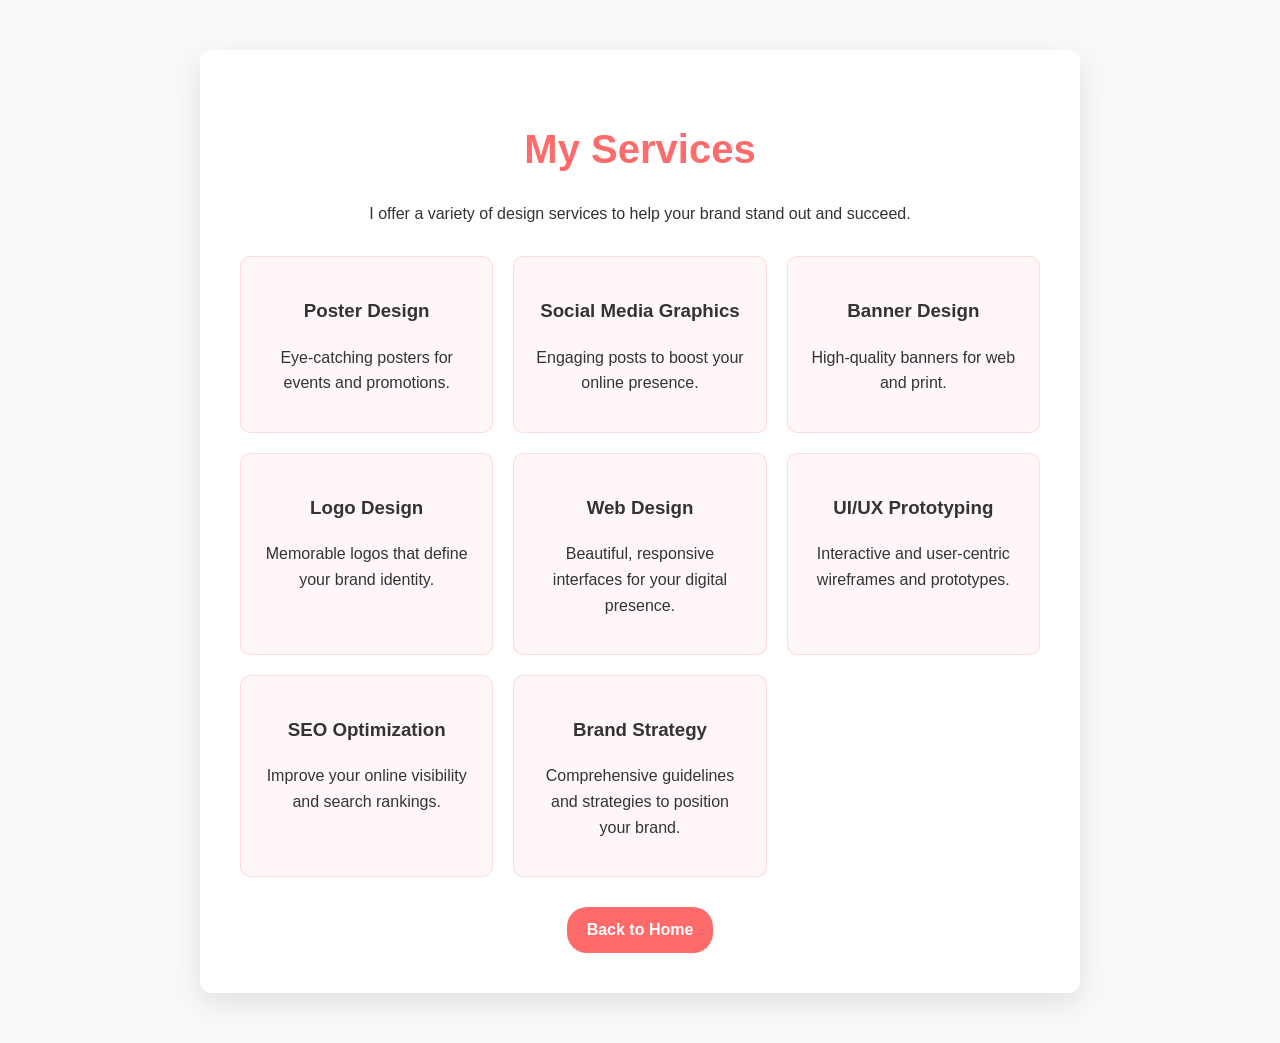
<file: services.html>
<!DOCTYPE html>
<html lang="en">
<head>
    <meta charset="UTF-8">
    <meta name="viewport" content="width=device-width, initial-scale=1.0">
    <title>My Services</title>
    <style>
        body {
            font-family: 'Inter', sans-serif;
            background-color: #f8f9fa;
            color: #333;
            line-height: 1.6;
            margin: 0;
            padding: 50px;
            text-align: center;
        }
        .container {
            max-width: 800px;
            margin: auto;
            background: #fff;
            padding: 40px;
            border-radius: 12px;
            box-shadow: 0 10px 30px rgba(0,0,0,0.1);
        }
        h1 {
            color: #ff6b6b;
            font-size: 2.5rem;
            margin-bottom: 20px;
        }
        .services-grid {
            display: grid;
            grid-template-columns: repeat(auto-fit, minmax(200px, 1fr));
            gap: 20px;
            margin-top: 30px;
        }
        .service-card {
            background: rgba(255, 107, 107, 0.05);
            border: 1px solid rgba(255, 107, 107, 0.2);
            padding: 20px;
            border-radius: 10px;
            transition: transform 0.3s ease, box-shadow 0.3s ease;
        }
        .service-card:hover {
            transform: translateY(-5px);
            box-shadow: 0 5px 15px rgba(255, 107, 107, 0.2);
        }
        a {
            display: inline-block;
            margin-top: 30px;
            padding: 10px 20px;
            background-color: #ff6b6b;
            color: #fff;
            text-decoration: none;
            border-radius: 20px;
            font-weight: bold;
        }
    </style>
</head>
<body>
    <div class="container">
        <h1>My Services</h1>
        <p>I offer a variety of design services to help your brand stand out and succeed.</p>
        <div class="services-grid">
            <div class="service-card">
                <h3>Poster Design</h3>
                <p>Eye-catching posters for events and promotions.</p>
            </div>
            <div class="service-card">
                <h3>Social Media Graphics</h3>
                <p>Engaging posts to boost your online presence.</p>
            </div>
            <div class="service-card">
                <h3>Banner Design</h3>
                <p>High-quality banners for web and print.</p>
            </div>
            <div class="service-card">
                <h3>Logo Design</h3>
                <p>Memorable logos that define your brand identity.</p>
            </div>
            <div class="service-card">
                <h3>Web Design</h3>
                <p>Beautiful, responsive interfaces for your digital presence.</p>
            </div>
            <div class="service-card">
                <h3>UI/UX Prototyping</h3>
                <p>Interactive and user-centric wireframes and prototypes.</p>
            </div>
            <div class="service-card">
                <h3>SEO Optimization</h3>
                <p>Improve your online visibility and search rankings.</p>
            </div>
            <div class="service-card">
                <h3>Brand Strategy</h3>
                <p>Comprehensive guidelines and strategies to position your brand.</p>
            </div>
        </div>
        <a href="index.html">Back to Home</a>
    </div>
</body>
</html>
</file>
<file: css/style.css>
/* =========================================
   Sofia Chen Portfolio — Feminine Premium UI
   Color Palette: Rose · Mauve · Champagne · Slate
   ========================================= */

@import url('https://fonts.googleapis.com/css2?family=Playfair+Display:ital,wght@0,400;0,600;0,700;0,800;1,400;1,600&family=DM+Sans:wght@300;400;500;600;700&display=swap');

:root {
    /* ── Color Palette (Dark Mode) ── */
    --bg-primary:    #121212;
    --bg-secondary:  #181818;
    --bg-card:       #1e1e1e;
    --bg-dark:       #000000;

    --text-main:     #e0e0e0;
    --text-muted:    #a0a0a0;
    --text-light:    #ffffff;

    /* Base accents (overridden in index.html, but defined here for fallback) */
    --accent:        #ff5722;
    --accent-light:  #ff8a65;
    --accent-hover:  #e64a19;
    --accent-glow:   rgba(255, 87, 34, 0.25);
    --accent-pale:   rgba(255, 87, 34, 0.1);

    /* Secondary */
    --secondary:     #00e5ff;
    --secondary-pale:rgba(0, 229, 255, 0.1);

    /* Warm gold highlight */
    --gold:          #ffca28;
    --gold-pale:     rgba(255, 202, 40, 0.1);

    --border:        #333333;
    --border-light:  #444444;

    /* Typography */
    --font-heading:  'Playfair Display', serif;
    --font-body:     'DM Sans', sans-serif;

    /* Shadows (Adjusted for dark mode) */
    --shadow-sm:  0 1px 3px rgba(0, 0, 0, 0.5);
    --shadow-md:  0 4px 16px rgba(0, 0, 0, 0.6), 0 1px 4px rgba(0, 0, 0, 0.4);
    --shadow-lg:  0 12px 40px rgba(0, 0, 0, 0.7), 0 4px 12px rgba(0, 0, 0, 0.5);
    --shadow-xl:  0 24px 64px rgba(0, 0, 0, 0.8);

    --radius:        14px;
    --radius-sm:     8px;
    --radius-pill:   99px;
}

/* ── Reset ── */
*, *::before, *::after {
    margin: 0;
    padding: 0;
    box-sizing: border-box;
}

html { scroll-behavior: smooth; }

body {
    font-family: var(--font-body);
    color: var(--text-main);
    background-color: var(--bg-primary);
    line-height: 1.65;
    -webkit-font-smoothing: antialiased;
    overflow-x: hidden;
}

h1, h2, h3, h4, h5, h6 {
    font-family: var(--font-heading);
    color: var(--text-main);
    line-height: 1.2;
    letter-spacing: -0.01em;
}

a {
    text-decoration: none;
    color: var(--accent);
    transition: all 0.25s ease;
}

img { display: block; max-width: 100%; }

.container {
    width: 100%;
    max-width: 1200px;
    margin: 0 auto;
    padding: 0 28px;
}

/* ── Utilities ── */
.text-white      { color: #ffffff !important; }
.text-light-gray { color: #dbc8d4 !important; }
.mt-4            { margin-top: 2rem; }

/* ── Decorative Blobs ── */
.blob {
    position: absolute;
    border-radius: 50%;
    filter: blur(80px);
    z-index: 0;
    pointer-events: none;
}
.blob-1 {
    width: 500px; height: 500px;
    background: radial-gradient(circle, rgba(199,95,138,0.18) 0%, transparent 70%);
    top: -120px; right: -100px;
    animation: floatBlob 8s ease-in-out infinite;
}
.blob-2 {
    width: 380px; height: 380px;
    background: radial-gradient(circle, rgba(155,111,165,0.14) 0%, transparent 70%);
    bottom: 0; left: -80px;
    animation: floatBlob 10s ease-in-out infinite reverse;
}
.blob-3 {
    width: 250px; height: 250px;
    background: radial-gradient(circle, rgba(212,165,122,0.12) 0%, transparent 70%);
    top: 50%; left: 40%;
    animation: floatBlob 12s ease-in-out infinite;
}
@keyframes floatBlob {
    0%, 100% { transform: translate(0, 0) scale(1); }
    50% { transform: translate(20px, -30px) scale(1.05); }
}

/* =========================================
   Buttons
   ========================================= */
.btn {
    display: inline-flex;
    align-items: center;
    justify-content: center;
    gap: 8px;
    padding: 14px 30px;
    font-family: var(--font-body);
    font-weight: 600;
    font-size: 15px;
    border-radius: var(--radius-sm);
    cursor: pointer;
    transition: all 0.25s cubic-bezier(0.4, 0, 0.2, 1);
    border: none;
    position: relative;
    overflow: hidden;
}

.btn-primary {
    background: linear-gradient(135deg, var(--accent) 0%, var(--accent-hover) 100%);
    color: #ffffff;
    box-shadow: 0 4px 14px rgba(199, 95, 138, 0.35);
}
.btn-primary:hover {
    transform: translateY(-2px);
    box-shadow: 0 8px 24px rgba(199, 95, 138, 0.45);
    color: #ffffff;
}
.btn-primary:active { transform: translateY(0); }

.btn-outline {
    background: transparent;
    color: var(--text-main);
    border: 1.5px solid var(--border);
}
.btn-outline:hover {
    border-color: var(--accent);
    color: var(--accent);
    background: var(--accent-pale);
}

.btn-text {
    background: transparent;
    color: var(--text-main);
    padding: 14px 0;
    font-weight: 600;
}
.btn-text:hover {
    color: var(--accent);
    gap: 14px;
}

.btn-block { width: 100%; }

/* =========================================
   Navigation
   ========================================= */
.navbar {
    position: fixed;
    top: 0;
    width: 100%;
    background: rgba(18, 18, 18, 0.88);
    backdrop-filter: blur(16px);
    -webkit-backdrop-filter: blur(16px);
    border-bottom: 1px solid var(--border-light);
    z-index: 1000;
    transition: box-shadow 0.3s ease;
}
.navbar.scrolled {
    box-shadow: var(--shadow-md);
}

.nav-container {
    display: flex;
    justify-content: space-between;
    align-items: center;
    max-width: 1200px;
    margin: 0 auto;
    padding: 18px 28px;
}

.brand {
    font-family: var(--font-heading);
    font-size: 22px;
    font-weight: 700;
    color: var(--text-main);
    letter-spacing: -0.02em;
}
.brand:hover { color: var(--accent); }

.nav-menu {
    display: flex;
    list-style: none;
    gap: 36px;
}
.nav-menu a {
    color: var(--text-muted);
    font-weight: 500;
    font-size: 15px;
}
.nav-menu a:hover { color: var(--accent); }

.hamburger {
    display: none;
    flex-direction: column;
    gap: 5px;
    background: none;
    border: none;
    cursor: pointer;
    padding: 4px;
}
.hamburger span {
    display: block;
    width: 24px;
    height: 2px;
    background: var(--text-main);
    border-radius: 2px;
    transition: 0.3s;
}

/* Mobile nav overlay */
.mobile-nav {
    position: fixed;
    top: 0; right: -100%;
    width: 280px;
    height: 100vh;
    background: var(--bg-card);
    border-left: 1px solid var(--border);
    z-index: 2000;
    padding: 80px 36px 36px;
    transition: right 0.4s cubic-bezier(0.4, 0, 0.2, 1);
    box-shadow: var(--shadow-xl);
}
.mobile-nav.open { right: 0; }
.mobile-nav ul { list-style: none; }
.mobile-nav ul li { margin-bottom: 28px; }
.mobile-nav ul li a {
    font-family: var(--font-heading);
    font-size: 22px;
    font-weight: 600;
    color: var(--text-main);
}
.mobile-nav ul li a:hover { color: var(--accent); }
.mobile-nav-close {
    position: absolute;
    top: 24px; right: 24px;
    background: none;
    border: none;
    font-size: 22px;
    color: var(--text-muted);
    cursor: pointer;
}
.mobile-nav-close:hover { color: var(--accent); }

/* =========================================
   Hero Section
   ========================================= */
.hero {
    padding: 180px 0 110px;
    background: var(--bg-secondary);
    overflow: hidden;
    position: relative;
}

.hero-container {
    display: grid;
    grid-template-columns: 1fr 1fr;
    gap: 72px;
    align-items: center;
    max-width: 1200px;
    margin: 0 auto;
    padding: 0 28px;
    position: relative;
    z-index: 1;
}

.hero-content { position: relative; z-index: 1; }

.availability-badge {
    display: inline-flex;
    align-items: center;
    gap: 8px;
    background: var(--bg-card);
    border: 1px solid var(--border);
    padding: 8px 18px;
    border-radius: var(--radius-pill);
    font-size: 13px;
    font-weight: 600;
    color: var(--text-muted);
    margin-bottom: 28px;
    box-shadow: var(--shadow-sm);
}

.pulse-dot {
    width: 8px; height: 8px;
    background: #10b981;
    border-radius: 50%;
    animation: pulse 2s infinite;
}
@keyframes pulse {
    0%   { box-shadow: 0 0 0 0 rgba(16,185,129,0.4); }
    70%  { box-shadow: 0 0 0 7px rgba(16,185,129,0); }
    100% { box-shadow: 0 0 0 0 rgba(16,185,129,0); }
}

.hero-title {
    font-size: clamp(38px, 5vw, 62px);
    font-weight: 800;
    margin-bottom: 24px;
    line-height: 1.1;
    color: var(--text-main);
}

.hero-accent {
    color: var(--accent);
    font-style: italic;
}

.hero-subtitle {
    font-size: 17px;
    color: var(--text-muted);
    margin-bottom: 40px;
    max-width: 480px;
    line-height: 1.75;
}

.hero-buttons {
    display: flex;
    align-items: center;
    gap: 24px;
    flex-wrap: wrap;
    margin-bottom: 36px;
}

.hero-social {
    display: flex;
    gap: 14px;
}
.hero-social a {
    display: flex;
    align-items: center;
    justify-content: center;
    width: 40px; height: 40px;
    background: var(--bg-card);
    border: 1px solid var(--border);
    border-radius: 50%;
    color: var(--text-muted);
    font-size: 15px;
    transition: all 0.25s ease;
}
.hero-social a:hover {
    background: var(--accent);
    border-color: var(--accent);
    color: #fff;
    transform: translateY(-3px);
    box-shadow: 0 6px 16px rgba(199, 95, 138, 0.3);
}

/* Hero Visual */
.hero-visual {
    position: relative;
    height: 520px;
    display: flex;
    align-items: center;
    justify-content: center;
    z-index: 1;
}

.geometric-shape {
    position: absolute;
    border-radius: 30% 70% 70% 30% / 30% 30% 70% 70%;
}
.shape-1 {
    width: 320px; height: 420px;
    background: linear-gradient(135deg, var(--accent-light), var(--border));
    transform: rotate(-8deg);
    z-index: 1;
    opacity: 0.5;
}
.shape-2 {
    width: 320px; height: 420px;
    background: linear-gradient(135deg, var(--secondary), var(--accent));
    transform: rotate(6deg);
    z-index: 1;
    opacity: 0.12;
}

.profile-image-container {
    position: relative;
    z-index: 2;
    width: 320px; height: 420px;
    background: var(--bg-card);
    border: 2px solid var(--border-light);
    border-radius: 24px;
    box-shadow: var(--shadow-xl);
    overflow: hidden;
}

.profile-photo {
    width: 100%; height: 100%;
    object-fit: cover;
    object-position: top;
    display: block;
    border-radius: 22px;
}

.profile-badge {
    position: absolute;
    bottom: -18px; left: 50%;
    transform: translateX(-50%);
    display: flex;
    align-items: center;
    gap: 8px;
    background: linear-gradient(135deg, var(--accent), var(--accent-hover));
    color: #fff;
    padding: 10px 20px;
    border-radius: var(--radius-pill);
    font-size: 13px;
    font-weight: 700;
    white-space: nowrap;
    box-shadow: 0 6px 20px rgba(199, 95, 138, 0.4);
}
.profile-badge i { font-size: 12px; color: #ffd700; }

/* =========================================
   Metrics Strip
   ========================================= */
.metrics-strip {
    border-top: 1px solid var(--border);
    border-bottom: 1px solid var(--border);
    background: var(--bg-card);
    position: relative;
    overflow: hidden;
}
.metrics-strip::before {
    content: '';
    position: absolute;
    inset: 0;
    background: linear-gradient(90deg, var(--accent-pale), transparent, var(--secondary-pale));
    opacity: 0.4;
}

.metrics-container {
    display: flex;
    justify-content: space-between;
    align-items: center;
    max-width: 1200px;
    margin: 0 auto;
    padding: 48px 28px;
    position: relative;
}

.metric {
    display: flex;
    flex-direction: column;
    align-items: center;
    text-align: center;
}

.metric-number {
    font-family: var(--font-heading);
    font-size: 40px;
    font-weight: 800;
    background: linear-gradient(135deg, var(--accent), var(--secondary));
    -webkit-background-clip: text;
    -webkit-text-fill-color: transparent;
    background-clip: text;
    margin-bottom: 6px;
    line-height: 1;
}

.metric-label {
    font-size: 13px;
    color: var(--text-muted);
    font-weight: 500;
    text-transform: uppercase;
    letter-spacing: 0.06em;
}

.metric.divider {
    width: 1px; height: 48px;
    background: linear-gradient(to bottom, transparent, var(--border), transparent);
}

/* =========================================
   Sections General
   ========================================= */
.section { padding: 120px 0; }

.bg-light    { background: var(--bg-secondary); }
.bg-dark     { background: var(--bg-dark); }

.section-header {
    text-align: center;
    margin-bottom: 64px;
}

.section-tag {
    display: inline-block;
    font-size: 12px;
    font-weight: 700;
    letter-spacing: 0.1em;
    text-transform: uppercase;
    color: var(--accent);
    background: var(--accent-pale);
    border: 1px solid var(--accent-light);
    padding: 5px 14px;
    border-radius: var(--radius-pill);
    margin-bottom: 16px;
}

.tag-light {
    background: rgba(199,95,138,0.18);
    border-color: rgba(199,95,138,0.4);
    color: #f4b8d0;
}

.section-title {
    font-size: clamp(28px, 3.5vw, 42px);
    font-weight: 700;
    margin-bottom: 16px;
}

.section-desc {
    font-size: 17px;
    color: var(--text-muted);
    max-width: 520px;
    margin: 0 auto;
}

/* =========================================
   Services Grid
   ========================================= */
.services-grid {
    display: grid;
    grid-template-columns: repeat(auto-fit, minmax(260px, 1fr));
    gap: 28px;
}

.service-card {
    background: var(--bg-card);
    border: 1px solid var(--border);
    border-radius: var(--radius);
    padding: 40px 32px;
    transition: all 0.35s cubic-bezier(0.4, 0, 0.2, 1);
    position: relative;
    overflow: hidden;
    cursor: default;
}
.service-card::before {
    content: '';
    position: absolute;
    inset: 0;
    background: linear-gradient(135deg, var(--accent-pale), var(--secondary-pale));
    opacity: 0;
    transition: opacity 0.35s ease;
}
.service-card:hover {
    box-shadow: var(--shadow-lg);
    transform: translateY(-6px);
    border-color: var(--accent-light);
}
.service-card:hover::before { opacity: 1; }

.service-icon {
    width: 54px; height: 54px;
    background: linear-gradient(135deg, var(--accent-pale), var(--secondary-pale));
    border: 1px solid var(--border);
    border-radius: var(--radius-sm);
    display: flex;
    align-items: center;
    justify-content: center;
    font-size: 22px;
    color: var(--accent);
    margin-bottom: 24px;
    position: relative;
    transition: all 0.3s ease;
}
.service-card:hover .service-icon {
    background: linear-gradient(135deg, var(--accent), var(--accent-hover));
    color: #fff;
    box-shadow: 0 6px 16px rgba(199,95,138,0.3);
}

.service-card h3 {
    font-size: 20px;
    font-weight: 700;
    margin-bottom: 14px;
    position: relative;
}

.service-card p {
    color: var(--text-muted);
    font-size: 15px;
    line-height: 1.7;
    position: relative;
}

.service-arrow {
    position: absolute;
    bottom: 28px; right: 28px;
    font-size: 14px;
    color: var(--accent);
    opacity: 0;
    transform: translateX(-8px);
    transition: all 0.3s ease;
}
.service-card:hover .service-arrow {
    opacity: 1;
    transform: translateX(0);
}

/* Tool tags inside service cards */
.service-tools {
    display: flex;
    flex-wrap: wrap;
    gap: 8px;
    margin-top: 20px;
    margin-bottom: 10px;
    position: relative;
}
.service-tools span {
    font-size: 11.5px;
    font-weight: 600;
    letter-spacing: 0.3px;
    padding: 4px 10px;
    border-radius: 20px;
    background: rgba(199, 95, 138, 0.1);
    border: 1px solid rgba(199, 95, 138, 0.25);
    color: var(--accent);
    transition: all 0.25s ease;
}
.service-card:hover .service-tools span {
    background: rgba(199, 95, 138, 0.18);
    border-color: rgba(199, 95, 138, 0.45);
}

/* 'Most Requested' badge */
.service-badge {
    position: absolute;
    top: 18px;
    right: 18px;
    font-size: 10px;
    font-weight: 700;
    text-transform: uppercase;
    letter-spacing: 1px;
    padding: 4px 10px;
    border-radius: 20px;
    background: linear-gradient(135deg, var(--accent), #ff6b6b);
    color: #fff;
    box-shadow: 0 4px 12px rgba(199, 95, 138, 0.35);
}

/* Wide card spans full grid width */
.service-card--wide {
    grid-column: 1 / -1;
}

/* =========================================
   About Section
   ========================================= */
.about-redesign {
    background: linear-gradient(135deg, #f8f9fa 0%, #e9ecef 100%);
    position: relative;
    overflow: hidden;
}

.about-new-container {
    display: grid;
    grid-template-columns: 1fr 1.2fr;
    gap: 60px;
    align-items: center;
}

.about-visuals {
    position: relative;
    padding-right: 30px;
}

.main-image-box {
    position: relative;
    border-radius: 24px;
    padding: 10px;
    background: rgba(255, 255, 255, 0.4);
    backdrop-filter: blur(10px);
    border: 1px solid rgba(255, 255, 255, 0.5);
    box-shadow: 0 20px 40px rgba(0,0,0,0.05);
}

.new-about-photo {
    width: 100%;
    height: 580px;
    object-fit: cover;
    border-radius: 16px;
    display: block;
    transition: transform 0.5s ease;
}

.main-image-box:hover .new-about-photo {
    transform: scale(1.02);
}

.glass-badge {
    position: absolute;
    background: rgba(255, 255, 255, 0.85);
    backdrop-filter: blur(12px);
    border: 1px solid rgba(255,255,255,0.6);
    box-shadow: 0 15px 35px rgba(0,0,0,0.1);
    border-radius: 16px;
    padding: 16px 20px;
    display: flex;
    align-items: center;
    gap: 12px;
    animation: float 4s ease-in-out infinite;
}

.experience-badge {
    top: 40px;
    left: -30px;
    animation-delay: 0s;
}

.experience-badge .badge-num {
    font-size: 32px;
    font-weight: 800;
    color: var(--primary);
    line-height: 1;
}

.experience-badge .badge-text {
    font-size: 13px;
    font-weight: 600;
    color: var(--text-muted);
    text-transform: uppercase;
    letter-spacing: 1px;
}

.cert-badge {
    bottom: -20px;
    right: -20px;
    animation-delay: 2s;
}

.cert-badge i {
    font-size: 36px;
    color: #10b981;
}

.cert-badge strong {
    display: block;
    font-size: 15px;
    font-weight: 700;
    color: var(--text-main);
}

.cert-badge span {
    font-size: 12px;
    color: var(--text-muted);
}

.about-content {
    display: flex;
    flex-direction: column;
    gap: 24px;
}

.glow-tag {
    background: rgba(13, 110, 253, 0.1); /* fallback if --primary-rgb missing */
    color: var(--primary);
    box-shadow: 0 0 15px rgba(13, 110, 253, 0.2);
    align-self: flex-start;
}

.modern-title {
    font-size: 42px;
    line-height: 1.2;
    margin: 0;
}

.modern-title span {
    color: var(--primary);
    position: relative;
}

.modern-title span::after {
    content: '';
    position: absolute;
    bottom: 5px;
    left: 0;
    width: 100%;
    height: 8px;
    background: var(--primary);
    z-index: -1;
    opacity: 0.3;
}

.lead-text {
    font-size: 18px;
    color: var(--text-muted);
    line-height: 1.7;
    margin: 0;
}

.about-grid {
    display: grid;
    grid-template-columns: 1fr 1fr;
    gap: 20px;
    margin-top: 10px;
}

.grid-item {
    background: var(--bg-card);
    padding: 20px;
    border-radius: 16px;
    box-shadow: 0 10px 30px rgba(0,0,0,0.3);
    border: 1px solid var(--border-light);
    transition: all 0.3s ease;
}

.grid-item:hover {
    transform: translateY(-5px);
    box-shadow: 0 15px 35px rgba(0,0,0,0.08);
}

.icon-box {
    width: 48px;
    height: 48px;
    background: rgba(255, 255, 255, 0.05);
    border-radius: 12px;
    display: flex;
    align-items: center;
    justify-content: center;
    font-size: 20px;
    color: var(--accent);
    margin-bottom: 16px;
}

.grid-item h4 {
    font-size: 16px;
    font-weight: 700;
    margin: 0 0 8px 0;
    color: var(--text-main);
}

.grid-item p {
    font-size: 14px;
    color: var(--text-muted);
    margin: 0;
    line-height: 1.5;
}

.about-actions {
    display: flex;
    align-items: center;
    gap: 30px;
    margin-top: 20px;
}

.btn-glow {
    box-shadow: 0 8px 20px rgba(13, 110, 253, 0.3);
    display: inline-flex;
    align-items: center;
    gap: 10px;
}

.signature {
    font-family: 'Brush Script MT', cursive;
    font-size: 32px;
    color: var(--text-main);
    opacity: 0.7;
}

@keyframes float {
    0% { transform: translateY(0px); }
    50% { transform: translateY(-10px); }
    100% { transform: translateY(0px); }
}

/* =========================================
   Filter Tabs
   ========================================= */
.filter-tabs {
    display: flex;
    justify-content: center;
    gap: 10px;
    margin-bottom: 52px;
    flex-wrap: wrap;
}

.filter-tab {
    background: transparent;
    border: 1.5px solid var(--border);
    padding: 10px 22px;
    font-family: var(--font-body);
    font-weight: 600;
    font-size: 14px;
    color: var(--text-muted);
    border-radius: var(--radius-pill);
    cursor: pointer;
    transition: all 0.22s ease;
}
.filter-tab:hover {
    color: var(--accent);
    border-color: var(--accent-light);
    background: var(--accent-pale);
}
.filter-tab.active {
    background: linear-gradient(135deg, var(--accent), var(--accent-hover));
    color: #ffffff;
    border-color: transparent;
    box-shadow: 0 4px 14px rgba(199, 95, 138, 0.3);
}

/* =========================================
   Projects Grid & Cards
   ========================================= */
.projects-grid {
    display: grid;
    grid-template-columns: repeat(auto-fit, minmax(330px, 1fr));
    gap: 30px;
}

.project-card {
    background: var(--bg-card);
    border: 1px solid var(--border);
    border-radius: var(--radius);
    overflow: hidden;
    display: flex;
    flex-direction: column;
    transition: all 0.35s cubic-bezier(0.4, 0, 0.2, 1);
    box-shadow: var(--shadow-sm);
}
.project-card:hover {
    transform: translateY(-6px);
    box-shadow: var(--shadow-lg);
    border-color: var(--accent-light);
}

.project-image-wrapper {
    position: relative;
    height: 210px;
    background: linear-gradient(135deg, var(--accent-pale) 0%, var(--secondary-pale) 100%);
    display: flex;
    align-items: center;
    justify-content: center;
    overflow: hidden;
}
.project-image-wrapper img {
    width: 100%; height: 100%;
    object-fit: cover;
    transition: transform 0.5s ease;
}
.project-card:hover .project-image-wrapper img {
    transform: scale(1.05);
}

.project-category-badge {
    position: absolute;
    top: 14px; left: 14px;
    background: rgba(255,255,255,0.96);
    border: 1px solid var(--border);
    padding: 4px 12px;
    border-radius: var(--radius-pill);
    font-size: 11px;
    font-weight: 700;
    color: var(--accent);
    text-transform: uppercase;
    letter-spacing: 0.06em;
    z-index: 2;
}

.project-image-placeholder {
    display: flex;
    flex-direction: column;
    align-items: center;
    gap: 10px;
    color: var(--accent);
    font-size: 36px;
}
.project-image-placeholder span {
    font-size: 12px;
    font-weight: 700;
    color: var(--text-muted);
    text-transform: uppercase;
    letter-spacing: 0.06em;
}

.project-card-content {
    padding: 28px;
    display: flex;
    flex-direction: column;
    flex-grow: 1;
    gap: 14px;
}
.project-card-content h3 {
    font-size: 20px;
    font-weight: 700;
    color: var(--text-main);
    transition: color 0.2s ease;
}
.project-card:hover .project-card-content h3 { color: var(--accent); }

.project-card-content p {
    font-size: 14px;
    color: var(--text-muted);
    line-height: 1.7;
}

.project-metrics-preview {
    display: flex;
    flex-wrap: wrap;
    gap: 6px;
}

.project-metric-pill {
    font-size: 11px;
    font-weight: 700;
    color: var(--accent-hover);
    background: var(--accent-pale);
    border: 1px solid var(--accent-light);
    padding: 3px 10px;
    border-radius: var(--radius-pill);
    display: inline-flex;
    align-items: center;
    gap: 4px;
}
.project-metric-pill i { font-size: 9px; color: var(--accent); }

.project-tags {
    display: flex;
    flex-wrap: wrap;
    gap: 7px;
}
.project-tag {
    font-size: 11px;
    font-weight: 600;
    color: var(--text-muted);
    background: var(--bg-secondary);
    border: 1px solid var(--border);
    padding: 3px 10px;
    border-radius: var(--radius-pill);
}

.project-links {
    display: flex;
    gap: 18px;
    margin-top: auto;
    padding-top: 10px;
}

.project-link {
    font-size: 13px;
    font-weight: 700;
    color: var(--accent);
    display: inline-flex;
    align-items: center;
    gap: 6px;
}
.project-link:hover { color: var(--accent-hover); gap: 10px; }

/* =========================================
   Skills Section — Premium Redesign
   ========================================= */

/* ── Stats Summary Bar ── */
.toolkit-stats {
    display: flex;
    align-items: center;
    justify-content: center;
    gap: 0;
    background: var(--bg-card);
    border: 1px solid var(--border-light);
    border-radius: 18px;
    padding: 22px 36px;
    margin-bottom: 28px;
    box-shadow: var(--shadow-sm);
    flex-wrap: wrap;
}

.toolkit-stat {
    display: flex;
    flex-direction: column;
    align-items: center;
    gap: 4px;
    padding: 0 32px;
}

.toolkit-stat-value {
    font-size: 32px;
    font-weight: 800;
    font-family: var(--font-heading);
    background: linear-gradient(135deg, var(--accent), var(--secondary));
    -webkit-background-clip: text;
    -webkit-text-fill-color: transparent;
    background-clip: text;
    line-height: 1;
}

.toolkit-stat-label {
    font-size: 12px;
    font-weight: 500;
    color: var(--text-muted);
    text-transform: uppercase;
    letter-spacing: 0.06em;
    white-space: nowrap;
}

.toolkit-stat-divider {
    width: 1px;
    height: 40px;
    background: var(--border-light);
    flex-shrink: 0;
}

/* ── Filter Tab Strip ── */
.toolkit-filters {
    display: flex;
    align-items: center;
    gap: 8px;
    flex-wrap: wrap;
    margin-bottom: 32px;
}

.toolkit-filter-btn {
    display: inline-flex;
    align-items: center;
    gap: 7px;
    padding: 9px 18px;
    border-radius: 99px;
    border: 1.5px solid var(--border-light);
    background: var(--bg-card);
    color: var(--text-muted);
    font-size: 13px;
    font-weight: 600;
    font-family: var(--font-body);
    cursor: pointer;
    transition: all 0.25s ease;
    white-space: nowrap;
}

.toolkit-filter-btn i {
    font-size: 12px;
    opacity: 0.75;
    transition: opacity 0.2s ease;
}

.toolkit-filter-btn:hover {
    border-color: var(--btn-color, var(--accent));
    color: var(--btn-color, var(--accent));
    background: color-mix(in srgb, var(--btn-color, var(--accent)) 8%, white);
    transform: translateY(-2px);
    box-shadow: 0 4px 12px color-mix(in srgb, var(--btn-color, var(--accent)) 20%, transparent);
}

.toolkit-filter-btn.active {
    background: var(--btn-color, var(--accent));
    border-color: var(--btn-color, var(--accent));
    color: #fff;
    box-shadow: 0 4px 14px color-mix(in srgb, var(--btn-color, var(--accent)) 35%, transparent);
}

.toolkit-filter-btn.active i {
    opacity: 1;
}

/* "All" button uses accent gradient */
#filter-all {
    --btn-color: var(--accent);
}
#filter-all.active {
    background: linear-gradient(135deg, var(--accent), var(--secondary));
    border-color: var(--accent);
    box-shadow: 0 4px 14px var(--accent-glow);
}

/* Hide/show category cards with fade */
.skills-category.cat-hidden {
    opacity: 0;
    transform: scale(0.96);
    pointer-events: none;
    transition: opacity 0.3s ease, transform 0.3s ease;
}

.skills-grid {
    display: grid;
    grid-template-columns: repeat(auto-fit, minmax(300px, 1fr));
    gap: 28px;
}

/* Category Card */
.skills-category {
    background: var(--bg-card);
    border: 1px solid var(--border-light);
    border-radius: 22px;
    padding: 30px;
    box-shadow: var(--shadow-sm);
    transition: transform 0.4s cubic-bezier(0.175, 0.885, 0.32, 1.275),
                box-shadow 0.4s ease,
                border-color 0.4s ease;
    position: relative;
    overflow: hidden;
}

.skills-category::before {
    content: '';
    position: absolute;
    top: 0; left: 0; right: 0;
    height: 3px;
    background: var(--cat-color, var(--accent));
    opacity: 0.85;
    border-radius: 22px 22px 0 0;
}

.skills-category::after {
    content: '';
    position: absolute;
    bottom: -40px; right: -40px;
    width: 120px; height: 120px;
    border-radius: 50%;
    background: radial-gradient(circle, var(--cat-glow, rgba(199,95,138,0.15)) 0%, transparent 70%);
    pointer-events: none;
}

.skills-category:hover {
    transform: translateY(-6px);
    box-shadow: 0 20px 50px var(--cat-glow, var(--accent-glow)),
                0 4px 12px rgba(45,27,46,0.08);
    border-color: var(--cat-color, var(--accent));
}

/* Category Header */
.skills-category-header {
    display: flex;
    align-items: center;
    gap: 16px;
    margin-bottom: 26px;
    padding-bottom: 20px;
    border-bottom: 1px dashed var(--border-light);
}

.skills-cat-icon {
    width: 52px;
    height: 52px;
    border-radius: 14px;
    display: flex;
    align-items: center;
    justify-content: center;
    font-size: 20px;
    color: #fff;
    flex-shrink: 0;
    transition: transform 0.3s ease;
}

.skills-category:hover .skills-cat-icon {
    transform: scale(1.1) rotate(-5deg);
}

.skills-cat-info {
    flex: 1;
    min-width: 0;
}

.skills-category-title {
    font-size: 15px;
    font-weight: 800;
    color: var(--text-main);
    margin: 0 0 4px 0;
    font-family: var(--font-body);
    letter-spacing: -0.01em;
    line-height: 1.2;
}

.skills-cat-count {
    font-size: 12px;
    color: var(--text-muted);
    font-weight: 500;
}

/* Skills List */
.skills-list {
    display: flex;
    flex-direction: column;
    gap: 14px;
}

/* Individual Skill Item */
.skill-item {
    display: flex;
    flex-direction: column;
    gap: 10px;
    padding: 14px 16px;
    border-radius: 12px;
    background: var(--bg-secondary);
    border: 1px solid var(--border-light);
    transition: transform 0.25s ease, box-shadow 0.25s ease, border-color 0.25s ease;
    animation: skillFadeUp 0.5s ease both;
}

@keyframes skillFadeUp {
    from { opacity: 0; transform: translateY(12px); }
    to   { opacity: 1; transform: translateY(0); }
}

.skill-item:hover {
    transform: translateX(4px);
    box-shadow: 0 4px 16px var(--skill-glow, var(--accent-glow));
    border-color: var(--skill-color, var(--accent-light));
    background: var(--bg-card);
}

/* Skill Info Row */
.skill-info {
    display: flex;
    justify-content: space-between;
    align-items: center;
    gap: 8px;
}

.skill-name-wrapper {
    display: flex;
    align-items: center;
    gap: 10px;
    flex: 1;
    min-width: 0;
}

/* Icon badge inside skill item */
.skill-icon-wrap {
    width: 30px;
    height: 30px;
    border-radius: 8px;
    display: flex;
    align-items: center;
    justify-content: center;
    flex-shrink: 0;
    font-size: 12px;
    color: #fff;
}

.skill-name-text {
    font-size: 13px;
    font-weight: 600;
    color: var(--text-main);
    white-space: nowrap;
    overflow: hidden;
    text-overflow: ellipsis;
}

/* Right side: tier + percentage */
.skill-right {
    display: flex;
    align-items: center;
    gap: 8px;
    flex-shrink: 0;
}

/* Tier badge */
.skill-tier {
    font-size: 10px;
    font-weight: 700;
    padding: 2px 8px;
    border-radius: 99px;
    text-transform: uppercase;
    letter-spacing: 0.04em;
}

.tier-expert    { background: #fff0f5; color: #c75f8a; }
.tier-advanced  { background: #f3f0ff; color: #7c5cbf; }
.tier-proficient{ background: #f0fdf4; color: #3d9e72; }
.tier-familiar  { background: #fef9ee; color: #d4a57a; }

/* Percentage */
.skill-proficiency {
    font-family: 'DM Sans', monospace;
    font-size: 12px;
    font-weight: 700;
    min-width: 36px;
    text-align: right;
}

/* Progress bar */
.skill-progress-bar {
    width: 100%;
    height: 6px;
    background: var(--border-light);
    border-radius: 99px;
    overflow: hidden;
    position: relative;
}

.skill-progress-fill {
    height: 100%;
    background: var(--bar-gradient, linear-gradient(90deg, var(--accent), var(--secondary)));
    border-radius: 99px;
    width: 0;
    transition: width 1.4s cubic-bezier(0.2, 0.8, 0.2, 1);
    position: relative;
}

/* Shimmer sweep on the bar */
.skill-progress-fill::after {
    content: '';
    position: absolute;
    top: 0; right: 0;
    width: 30px; height: 100%;
    background: linear-gradient(90deg, transparent, rgba(255,255,255,0.5), transparent);
    animation: shimmerBar 2.5s ease infinite;
}

@keyframes shimmerBar {
    0%   { transform: translateX(-100%); opacity: 0; }
    50%  { opacity: 1; }
    100% { transform: translateX(200%); opacity: 0; }
}

/* =========================================
   Testimonials Section
   ========================================= */
.testimonials-grid {
    display: grid;
    grid-template-columns: repeat(auto-fit, minmax(300px, 1fr));
    gap: 28px;
}

.testimonial-card {
    background: var(--bg-card);
    border: 1px solid var(--border);
    border-radius: var(--radius);
    padding: 36px 32px;
    box-shadow: var(--shadow-sm);
    transition: all 0.3s ease;
    display: flex;
    flex-direction: column;
    gap: 20px;
    position: relative;
    overflow: hidden;
}
.testimonial-card::after {
    content: '';
    position: absolute;
    bottom: 0; left: 0;
    width: 100%; height: 3px;
    background: linear-gradient(90deg, var(--accent), var(--secondary));
    transform: scaleX(0);
    transform-origin: left;
    transition: transform 0.4s ease;
}
.testimonial-card:hover { box-shadow: var(--shadow-lg); transform: translateY(-4px); }
.testimonial-card:hover::after { transform: scaleX(1); }

.testimonial-quote i {
    font-size: 28px;
    color: var(--accent-light);
    opacity: 0.7;
}

.testimonial-card p {
    font-size: 15px;
    color: var(--text-muted);
    line-height: 1.75;
    font-style: italic;
    flex-grow: 1;
}

.testimonial-author {
    display: flex;
    align-items: center;
    gap: 14px;
}

.testimonial-avatar {
    width: 44px; height: 44px;
    border-radius: 50%;
    background: linear-gradient(135deg, var(--accent), var(--secondary));
    display: flex;
    align-items: center;
    justify-content: center;
    font-size: 13px;
    font-weight: 800;
    color: #fff;
    flex-shrink: 0;
}

.testimonial-author strong {
    display: block;
    font-size: 14px;
    font-weight: 700;
    color: var(--text-main);
}
.testimonial-author span {
    font-size: 12px;
    color: var(--text-muted);
}

.testimonial-stars { display: flex; gap: 4px; }
.testimonial-stars i { color: var(--gold); font-size: 13px; }

/* =========================================
   Contact Section
   ========================================= */

/* Floating background orbs */
.contact-orb {
    position: absolute;
    border-radius: 50%;
    filter: blur(80px);
    pointer-events: none;
    z-index: 0;
    animation: orbFloat 8s ease-in-out infinite alternate;
}
.contact-orb--1 {
    width: 420px; height: 420px;
    background: radial-gradient(circle, rgba(235,94,40,0.18) 0%, transparent 70%);
    top: -100px; right: -80px;
}
.contact-orb--2 {
    width: 300px; height: 300px;
    background: radial-gradient(circle, rgba(130,80,255,0.14) 0%, transparent 70%);
    bottom: -60px; left: -60px;
    animation-delay: -4s;
}
@keyframes orbFloat {
    from { transform: translateY(0px) scale(1); }
    to   { transform: translateY(30px) scale(1.08); }
}
.contact-wrapper { position: relative; z-index: 1; }

/* Quick Stats */
.contact-stats {
    display: flex;
    gap: 28px;
    margin-bottom: 36px;
    padding: 20px 24px;
    background: rgba(255,255,255,0.03);
    border: 1px solid rgba(255,255,255,0.08);
    border-radius: 14px;
    backdrop-filter: blur(8px);
}
.contact-stat {
    display: flex;
    flex-direction: column;
    gap: 4px;
}
.contact-stat__number {
    font-size: 22px;
    font-weight: 800;
    color: var(--accent-light, #ff8a65);
    line-height: 1;
    background: linear-gradient(135deg, #ff8a65, #eb5e28);
    -webkit-background-clip: text;
    -webkit-text-fill-color: transparent;
    background-clip: text;
}
.contact-stat__label {
    font-size: 11px;
    font-weight: 600;
    color: rgba(255,255,255,0.4);
    text-transform: uppercase;
    letter-spacing: 0.06em;
}

/* Animated Gradient Border */
.contact-form-gradient-border {
    position: relative;
    border-radius: calc(var(--radius) + 2px);
    padding: 2px;
    background: linear-gradient(135deg, rgba(235,94,40,0.7), rgba(130,80,255,0.5), rgba(235,94,40,0.3));
    background-size: 300% 300%;
    animation: gradientShift 5s ease infinite;
}
@keyframes gradientShift {
    0%   { background-position: 0% 50%; }
    50%  { background-position: 100% 50%; }
    100% { background-position: 0% 50%; }
}
.contact-form-container {
    border-radius: var(--radius);
    overflow: hidden;
    background: var(--bg-dark, #0f0c13);
}

/* Process Steps (What happens next) */
.process-steps {
    display: flex;
    flex-direction: column;
    gap: 0;
    padding: 28px 32px 20px;
    border-bottom: 1px solid rgba(255,255,255,0.07);
    margin-bottom: 0;
}
.process-step {
    display: flex;
    align-items: flex-start;
    gap: 18px;
    padding: 14px 0;
    position: relative;
}
.process-step:not(:last-child)::after {
    content: '';
    position: absolute;
    left: 17px;
    top: 46px;
    width: 2px;
    height: calc(100% - 20px);
    background: linear-gradient(to bottom, rgba(235,94,40,0.4), transparent);
}
.process-step__icon {
    width: 36px;
    height: 36px;
    min-width: 36px;
    border-radius: 50%;
    background: linear-gradient(135deg, rgba(235,94,40,0.2), rgba(130,80,255,0.15));
    border: 1px solid rgba(235,94,40,0.35);
    display: flex;
    align-items: center;
    justify-content: center;
    font-size: 11px;
    font-weight: 800;
    color: var(--accent, #eb5e28);
    letter-spacing: 0.03em;
}
.process-step__text {
    display: flex;
    flex-direction: column;
    gap: 2px;
    padding-top: 6px;
}
.process-step__text strong {
    font-size: 14px;
    font-weight: 700;
    color: rgba(255,255,255,0.9);
}
.process-step__text span {
    font-size: 13px;
    color: rgba(255,255,255,0.4);
    line-height: 1.5;
}

.contact-wrapper {
    display: grid;
    grid-template-columns: 1fr 1.2fr;
    gap: 72px;
    align-items: start;
}

.contact-info .section-title { margin-top: 12px; margin-bottom: 16px; }
.contact-info p { margin-bottom: 40px; font-size: 16px; line-height: 1.75; }

.availability-badge {
    display: inline-flex;
    align-items: center;
    gap: 8px;
    padding: 6px 16px;
    background: rgba(34, 197, 94, 0.1);
    border: 1px solid rgba(34, 197, 94, 0.2);
    border-radius: 30px;
    margin-bottom: 20px;
    font-size: 13px;
    font-weight: 600;
    color: #4ade80;
    text-transform: uppercase;
    letter-spacing: 0.5px;
}
.pulse-dot {
    display: block;
    width: 8px;
    height: 8px;
    background: #22c55e;
    border-radius: 50%;
    box-shadow: 0 0 12px #22c55e;
    animation: pulse-green 2s infinite;
}
@keyframes pulse-green {
    0% { box-shadow: 0 0 0 0 rgba(34, 197, 94, 0.7); }
    70% { box-shadow: 0 0 0 10px rgba(34, 197, 94, 0); }
    100% { box-shadow: 0 0 0 0 rgba(34, 197, 94, 0); }
}

.contact-methods {
    display: flex;
    flex-direction: column;
    gap: 28px;
    margin-bottom: 40px;
}

.method {
    display: flex;
    align-items: flex-start;
    gap: 18px;
}
.method i {
    font-size: 20px;
    color: var(--accent-light);
    margin-top: 2px;
    width: 20px;
}
.method span {
    display: block;
    font-size: 12px;
    color: #a090a8;
    margin-bottom: 4px;
    font-weight: 600;
    text-transform: uppercase;
    letter-spacing: 0.05em;
}
.method a {
    color: var(--text-light);
    font-size: 16px;
    font-weight: 600;
}
.method a:hover { color: var(--accent-light); }

.contact-social {
    display: flex;
    gap: 12px;
}
.social-icon-link {
    display: flex;
    align-items: center;
    justify-content: center;
    width: 42px; height: 42px;
    border: 1px solid rgba(255,255,255,0.15);
    border-radius: 50%;
    color: rgba(255,255,255,0.6);
    font-size: 15px;
    transition: all 0.25s ease;
}
.social-icon-link:hover {
    background: var(--accent);
    border-color: var(--accent);
    color: #fff;
    transform: translateY(-3px);
}

/* Contact Form */
.modern-form {
    background: rgba(30, 27, 36, 0.4);
    backdrop-filter: blur(16px);
    -webkit-backdrop-filter: blur(16px);
    border: 1px solid rgba(255,255,255,0.08);
    box-shadow: 0 20px 40px rgba(0,0,0,0.25);
    padding: 48px;
    border-radius: var(--radius);
}

.form-row {
    display: grid;
    grid-template-columns: 1fr 1fr;
    gap: 20px;
    margin-bottom: 0;
}

.form-group { margin-bottom: 22px; }

.form-group label {
    display: block;
    font-size: 13px;
    font-weight: 700;
    color: var(--text-main);
    margin-bottom: 8px;
    letter-spacing: 0.02em;
}

.form-group input,
.form-group textarea {
    width: 100%;
    padding: 14px 16px;
    background: rgba(255, 255, 255, 0.03);
    border: 1px solid rgba(255, 255, 255, 0.1);
    border-radius: var(--radius-sm);
    font-family: var(--font-body);
    font-size: 15px;
    color: var(--text-main);
    transition: all 0.3s cubic-bezier(0.4, 0, 0.2, 1);
    outline: none;
}
.form-group input:hover,
.form-group textarea:hover {
    background: rgba(255, 255, 255, 0.05);
    border-color: rgba(255, 255, 255, 0.2);
}
.form-group input:focus,
.form-group textarea:focus {
    border-color: var(--accent);
    background: rgba(255, 255, 255, 0.08);
    box-shadow: 0 0 15px rgba(235, 94, 40, 0.3); /* Adjust rgba color if var(--accent) glow is different */
    transform: translateY(-2px);
}
.form-group textarea { resize: vertical; min-height: 120px; }

/* Design chips */
.design-chips {
    display: flex;
    flex-wrap: wrap;
    gap: 10px;
    margin-top: 8px;
}
.chip {
    display: inline-flex;
    align-items: center;
    gap: 5px;
    padding: 7px 15px;
    background: rgba(255,255,255,0.04);
    border: 1px solid rgba(255,255,255,0.12);
    border-radius: 30px;
    font-size: 13px;
    color: rgba(255,255,255,0.65);
    cursor: pointer;
    transition: all 0.25s ease;
    user-select: none;
}
.chip:hover {
    background: rgba(255,255,255,0.1);
    border-color: var(--accent);
    color: #fff;
    transform: translateY(-2px);
}
.chip.active {
    background: var(--accent);
    border-color: var(--accent);
    color: #fff;
    box-shadow: 0 4px 15px rgba(235,94,40,0.35);
    transform: translateY(-2px);
}

/* Character counter */
.char-counter {
    position: absolute;
    bottom: 12px;
    right: 14px;
    font-size: 12px;
    color: rgba(255,255,255,0.3);
    pointer-events: none;
    font-weight: 500;
}

.form-status {
    margin-top: 16px;
    padding: 14px 18px;
    border-radius: var(--radius-sm);
    font-size: 14px;
    font-weight: 500;
    line-height: 1.5;
    display: none;
}
.form-status.success {
    display: block;
    background: #f0fdf4;
    border: 1px solid #bbf7d0;
    color: #166534;
}
.form-status.error {
    display: block;
    background: #fef2f2;
    border: 1px solid #fecaca;
    color: #991b1b;
}

/* =========================================
   Loading & Error States
   ========================================= */
.loading-state, .error-state {
    grid-column: 1 / -1;
    text-align: center;
    padding: 60px 24px;
    color: var(--text-muted);
    font-size: 15px;
    display: flex;
    flex-direction: column;
    align-items: center;
    justify-content: center;
    gap: 12px;
}
.loading-state i { font-size: 26px; color: var(--accent); }
.error-state i { font-size: 26px; color: #ef4444; }

/* =========================================
   Footer
   ========================================= */
.footer {
    background: var(--bg-card);
    border-top: 1px solid var(--border);
    padding: 52px 0;
}

.footer-container {
    display: grid;
    grid-template-columns: 1fr auto auto 1fr;
    align-items: center;
    gap: 32px;
}

.footer-brand .brand-name {
    font-family: var(--font-heading);
    font-size: 20px;
    font-weight: 700;
    display: block;
    color: var(--text-main);
    margin-bottom: 4px;
}
.footer-brand p {
    font-size: 13px;
    color: var(--text-muted);
}

.footer-links {
    display: flex;
    gap: 28px;
}
.footer-links a {
    font-size: 14px;
    color: var(--text-muted);
    font-weight: 500;
}
.footer-links a:hover { color: var(--accent); }

.footer-social {
    display: flex;
    gap: 12px;
}
.footer-social a {
    display: flex;
    align-items: center;
    justify-content: center;
    width: 38px; height: 38px;
    background: var(--bg-secondary);
    border: 1px solid var(--border);
    border-radius: 50%;
    color: var(--text-muted);
    font-size: 14px;
    transition: all 0.22s ease;
}
.footer-social a:hover {
    background: var(--accent);
    border-color: var(--accent);
    color: #fff;
    transform: translateY(-2px);
}

.footer-copy {
    font-size: 13px;
    color: var(--text-muted);
    text-align: right;
}

/* =========================================
   Typewriter
   ========================================= */
.typewriter-cursor {
    animation: blink 0.85s infinite;
    color: var(--accent);
    font-style: normal;
}
@keyframes blink {
    0%, 100% { opacity: 1; }
    50%       { opacity: 0; }
}

/* =========================================
   Case Study Premium Modal
   ========================================= */
.modal-overlay {
    position: fixed;
    inset: 0;
    background: rgba(26, 14, 23, 0.75);
    backdrop-filter: blur(12px);
    z-index: 2000;
    opacity: 0;
    visibility: hidden;
    display: flex;
    align-items: center;
    justify-content: center;
    transition: opacity 0.3s ease, visibility 0.3s ease;
    padding: 24px;
}
.modal-overlay.active { opacity: 1; visibility: visible; }

.modal-container {
    background: var(--bg-card);
    border: 1px solid var(--border);
    border-radius: 20px;
    width: 100%;
    max-width: 920px;
    max-height: 90vh;
    overflow-y: auto;
    position: relative;
    box-shadow: var(--shadow-xl);
    transform: translateY(36px) scale(0.97);
    transition: transform 0.4s cubic-bezier(0.16, 1, 0.3, 1);
}
.modal-overlay.active .modal-container { transform: translateY(0) scale(1); }

.modal-close {
    position: absolute;
    top: 22px; right: 22px;
    background: var(--bg-secondary);
    border: 1px solid var(--border);
    width: 40px; height: 40px;
    border-radius: 50%;
    font-size: 22px;
    cursor: pointer;
    display: flex;
    align-items: center;
    justify-content: center;
    color: var(--text-muted);
    transition: all 0.25s ease;
    z-index: 10;
}
.modal-close:hover {
    background: var(--accent);
    border-color: var(--accent);
    color: #fff;
    transform: rotate(90deg);
}

.modal-content { padding: 48px; }

.modal-hero {
    border-bottom: 1px solid var(--border);
    padding-bottom: 32px;
    margin-bottom: 32px;
}

.modal-category-badge {
    display: inline-block;
    background: var(--accent-pale);
    border: 1px solid var(--accent-light);
    padding: 5px 14px;
    border-radius: var(--radius-pill);
    font-size: 11px;
    font-weight: 700;
    color: var(--accent);
    text-transform: uppercase;
    letter-spacing: 0.08em;
    margin-bottom: 16px;
}

.modal-title-text {
    font-size: 32px;
    font-weight: 800;
    color: var(--text-main);
    margin-bottom: 24px;
    line-height: 1.25;
}

.modal-metrics-grid {
    display: grid;
    grid-template-columns: repeat(auto-fit, minmax(200px, 1fr));
    gap: 14px;
    margin-top: 24px;
}

.modal-metric-card {
    background: var(--bg-secondary);
    border: 1px solid var(--border);
    border-radius: var(--radius-sm);
    padding: 18px 22px;
    display: flex;
    flex-direction: column;
    gap: 5px;
    border-left: 4px solid var(--accent);
}

.modal-metric-val {
    font-family: var(--font-heading);
    font-size: 22px;
    font-weight: 800;
    color: var(--accent);
    line-height: 1.1;
}

.modal-metric-lbl {
    font-size: 11px;
    color: var(--text-muted);
    font-weight: 600;
    text-transform: uppercase;
    letter-spacing: 0.05em;
}

.modal-body-grid {
    display: grid;
    grid-template-columns: 1.7fr 1fr;
    gap: 40px;
    align-items: start;
}

.modal-section { margin-bottom: 28px; }
.modal-section:last-child { margin-bottom: 0; }

.modal-section h3 {
    font-size: 13px;
    font-weight: 700;
    margin-bottom: 12px;
    display: flex;
    align-items: center;
    gap: 10px;
    color: var(--text-main);
    text-transform: uppercase;
    letter-spacing: 0.05em;
    font-family: var(--font-body);
}
.modal-section h3 i { color: var(--accent); font-size: 13px; }

.modal-section p {
    font-size: 14px;
    color: var(--text-muted);
    line-height: 1.8;
    white-space: pre-line;
}

.modal-sidebar {
    display: flex;
    flex-direction: column;
    gap: 20px;
}

.sidebar-widget {
    background: var(--bg-secondary);
    border: 1px solid var(--border);
    border-radius: var(--radius-sm);
    padding: 22px;
}
.sidebar-widget h4 {
    font-size: 11px;
    font-weight: 700;
    margin-bottom: 14px;
    text-transform: uppercase;
    letter-spacing: 0.08em;
    color: var(--text-main);
    border-bottom: 1px solid var(--border);
    padding-bottom: 10px;
    font-family: var(--font-body);
}

.sidebar-buttons {
    display: flex;
    flex-direction: column;
    gap: 10px;
}

/* =========================================
   Responsive Design
   ========================================= */
@media (max-width: 1024px) {
    .footer-container {
        grid-template-columns: 1fr 1fr;
    }
    .footer-copy { text-align: left; }
    .about-container { gap: 52px; }
}

@media (max-width: 992px) {
    .hero-container,
    .about-container,
    .contact-wrapper {
        grid-template-columns: 1fr;
        gap: 52px;
    }
    .hero { padding: 150px 0 72px; }
    .hero-visual { display: none; }

    .about-image { order: -1; }
    .about-image-badge { right: 0; }

    .metrics-container { flex-wrap: wrap; gap: 28px; justify-content: center; }
    .metric.divider { display: none; }
    .metric { width: 40%; }

    .footer-container {
        grid-template-columns: 1fr 1fr;
        gap: 24px;
    }
}

@media (max-width: 768px) {
    .nav-menu, .nav-actions { display: none; }
    .hamburger { display: flex; }

    .hero-title { font-size: 36px; }
    .section { padding: 80px 0; }

    .form-row { grid-template-columns: 1fr; }
    .modern-form { padding: 32px 22px; }

    .modal-body-grid {
        grid-template-columns: 1fr;
        gap: 28px;
    }
    .modal-content { padding: 32px 22px; }
    .modal-title-text { font-size: 24px; }

    .footer-container {
        grid-template-columns: 1fr;
        text-align: center;
        gap: 28px;
    }
    .footer-links { justify-content: center; flex-wrap: wrap; }
    .footer-social { justify-content: center; }
    .footer-copy { text-align: center; }
    .footer-brand { display: flex; flex-direction: column; align-items: center; }

    .testimonials-grid { grid-template-columns: 1fr; }
}

@media (max-width: 480px) {
    .hero-buttons { flex-direction: column; align-items: flex-start; gap: 16px; }
    .metrics-container { padding: 36px 20px; }
    .metric { width: 100%; }
    .section-title { font-size: 26px; }
}
</file>
